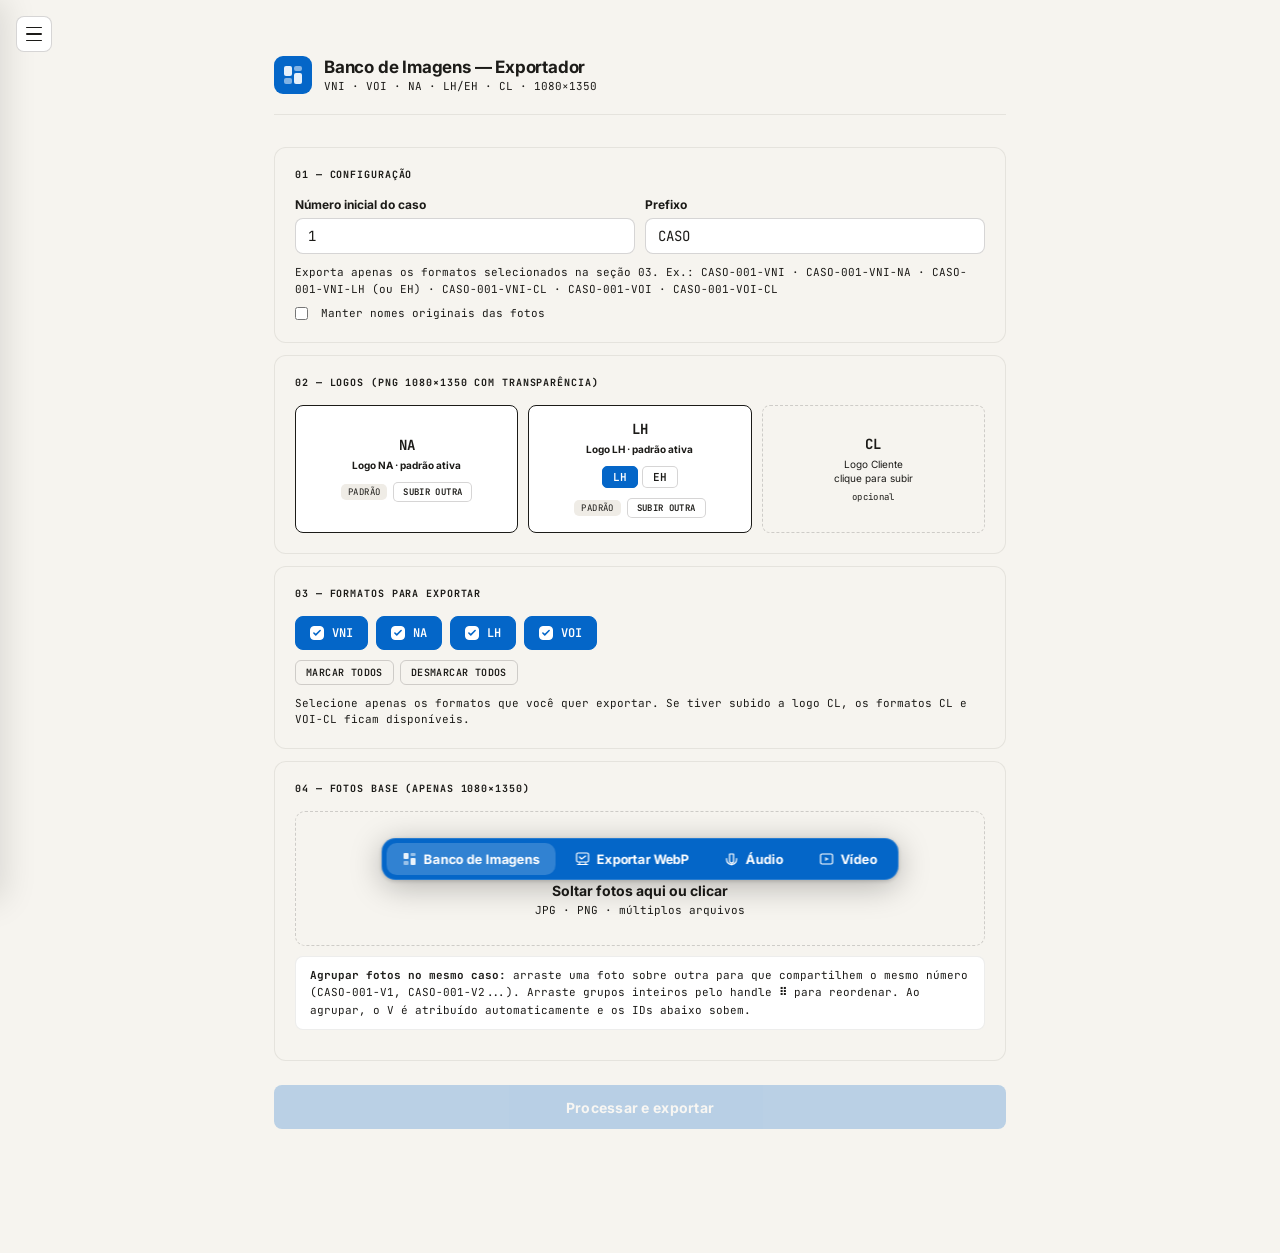
<file: dominio.com/export/index.html>
<!DOCTYPE html>
<html lang="pt-BR">
<head>
<meta charset="UTF-8">
<meta name="viewport" content="width=device-width, initial-scale=1.0">
<title>Banco de Imagens — Exportador</title>
<link rel="preconnect" href="https://fonts.googleapis.com">
<link href="https://fonts.googleapis.com/css2?family=Inter:wght@400;500;600;700&family=JetBrains+Mono:wght@400;500;600&display=swap" rel="stylesheet">
<!-- Bibliotecas hospedadas localmente (lib/) — não dependem de CDN, funcionam
     mesmo com firewall corporativo bloqueando cdnjs/jsdelivr/unpkg. -->
<script src="lib/jszip.min.js"></script>
<script src="lib/lame.min.js"></script>
<style>
:root{
  /* Paleta v22 — warm-neutral + deep sea blue (independente, mas mesma identidade) */
  --bg:#f6f4ef;--bg2:#ffffff;--bg3:#efece6;
  --border:rgba(28,27,24,0.08);--border2:rgba(28,27,24,0.18);
  --text:#1c1b18;--text2:#5b5852;--text3:#9a968d;
  --accent:#0466c8;--accent-fg:#ffffff;
  --ok-bg:#dceccd;--ok-t:#2c5016;
  --err-bg:#f5d5d5;--err-t:#7a1010;
  --warn-bg:#f5e4c8;--warn-t:#6a3200;
  --info-bg:#d6e6f7;--info-t:#023e7d;
}
[data-theme="dark"]{
  --bg:#15140f;--bg2:#1d1c17;--bg3:#25241e;
  --border:rgba(255,248,230,0.08);--border2:rgba(255,248,230,0.18);
  --text:#f0eee7;--text2:#b8b3a8;--text3:#7a766c;
  --accent:#3b8ee8;--accent-fg:#0a1424;
  --ok-bg:#1a3308;--ok-t:#9fd96a;
  --err-bg:#3a0a0a;--err-t:#f08080;
  --warn-bg:#2e1600;--warn-t:#e8a040;
  --info-bg:#0a2342;--info-t:#7db4ec;
}
*{box-sizing:border-box;margin:0;padding:0;}
body{font-family:'Inter',sans-serif;background:var(--bg);color:var(--text);min-height:100vh;transition:background .2s,color .2s;}

/* MENU */
.menu-btn{position:fixed;top:16px;left:16px;width:36px;height:36px;border:0.5px solid var(--border2);border-radius:8px;background:var(--bg2);cursor:pointer;display:flex;flex-direction:column;align-items:center;justify-content:center;gap:5px;z-index:1000;transition:background .15s;}
.menu-btn:hover{background:var(--bg3);}
.menu-btn span{display:block;width:16px;height:1.5px;background:var(--text);border-radius:2px;transition:all .2s;}
.menu-btn.open span:nth-child(1){transform:translateY(6.5px) rotate(45deg);}
.menu-btn.open span:nth-child(2){opacity:0;}
.menu-btn.open span:nth-child(3){transform:translateY(-6.5px) rotate(-45deg);}
.menu-panel{position:fixed;top:0;left:0;width:220px;height:100vh;background:var(--bg2);border-right:0.5px solid var(--border2);z-index:999;padding:64px 16px 24px;transform:translateX(-100%);transition:transform .22s ease;box-shadow:4px 0 32px rgba(0,0,0,0.12);}
.menu-panel.open{transform:translateX(0);}
.menu-overlay{position:fixed;inset:0;z-index:998;display:none;}
.menu-overlay.open{display:block;}
.menu-section-label{font-size:10px;font-family:'JetBrains Mono',monospace;letter-spacing:.1em;text-transform:uppercase;color:var(--text);margin-bottom:10px;}
.theme-options{display:flex;flex-direction:column;gap:4px;}
.theme-opt{display:flex;align-items:center;gap:10px;padding:8px 10px;border-radius:6px;cursor:pointer;font-size:13px;color:var(--text);border:0.5px solid transparent;transition:all .12s;user-select:none;}
.theme-opt:hover{background:var(--bg3);}
.theme-opt.active{background:var(--bg3);border-color:var(--border2);}
.theme-dot{width:14px;height:14px;border-radius:50%;border:0.5px solid var(--border2);flex-shrink:0;}
.theme-dot.sys{background:linear-gradient(135deg,#fff 50%,#1a1a18 50%);}
.theme-dot.light{background:#fff;}
.theme-dot.dark{background:#1a1a18;}

/* APP */
.app{max-width:780px;margin:0 auto;padding:56px 24px 100px;}
.header{display:flex;align-items:center;gap:12px;margin-bottom:2rem;padding-bottom:1.25rem;border-bottom:0.5px solid var(--border);}
.logo-mark{width:38px;height:38px;background:var(--accent);border-radius:9px;display:flex;align-items:center;justify-content:center;flex-shrink:0;}
.logo-mark svg{width:22px;height:22px;}
.header-text h1{font-size:17px;font-weight:700;letter-spacing:-.2px;color:var(--text);}
.header-text span{font-size:11px;font-family:'JetBrains Mono',monospace;color:var(--text);margin-top:2px;display:block;}

.section{background:var(--bg);border:0.5px solid var(--border);border-radius:12px;padding:1.25rem;margin-bottom:12px;}
.section-label{font-size:10px;font-family:'JetBrains Mono',monospace;font-weight:700;color:var(--text);text-transform:uppercase;letter-spacing:.09em;margin-bottom:1rem;}
.config-row{display:grid;grid-template-columns:1fr 1fr;gap:12px;}
.field-group{display:flex;flex-direction:column;gap:6px;}
.field-label{font-size:12px;color:var(--text);font-weight:700;}
input[type="number"],input[type="text"]{height:36px;border:0.5px solid var(--border2);border-radius:8px;padding:0 12px;font-size:14px;font-family:'JetBrains Mono',monospace;background:var(--bg2);color:var(--text);width:100%;outline:none;transition:border-color .12s;}
input[type="number"]:focus,input[type="text"]:focus{border-color:var(--text);}

/* LOGOS GRID */
.logos-grid{display:grid;grid-template-columns:repeat(3,1fr);gap:10px;}
.logo-box{border:0.5px dashed var(--border2);border-radius:8px;padding:14px 10px;text-align:center;cursor:pointer;transition:border-color .15s,background .15s;position:relative;min-height:90px;display:flex;flex-direction:column;align-items:center;justify-content:center;gap:4px;}
.logo-box:hover{border-color:var(--text);background:var(--bg2);}
.logo-box.has-logo{border-style:solid;border-color:var(--text);background:var(--bg2);}
.logo-box.logo-error{border-style:solid;border-color:var(--err-t);background:var(--err-bg);}
.logo-box input{position:absolute;inset:0;opacity:0;cursor:pointer;width:100%;height:100%;z-index:1;}
.logo-tag{font-size:14px;font-weight:700;font-family:'JetBrains Mono',monospace;color:var(--text);}
.logo-status{font-size:10px;color:var(--text);line-height:1.4;text-align:center;}
.logo-status.ready{color:var(--text);opacity:1;font-weight:700;}
.logo-status.error{color:var(--err-t);opacity:1;font-weight:700;}
.logo-optional{font-size:9px;font-family:'JetBrains Mono',monospace;color:var(--text);margin-top:2px;letter-spacing:.04em;}

/* LH/EH TOGGLE — sits on top of the logo box, no pointer capture from file input */
.lheh-toggle{display:flex;gap:4px;margin-top:6px;position:relative;z-index:2;}
.lheh-btn{font-size:11px;font-family:'JetBrains Mono',monospace;font-weight:600;padding:3px 10px;border-radius:5px;border:0.5px solid var(--border2);cursor:pointer;background:var(--bg2);color:var(--text);transition:all .12s;pointer-events:all;}
.lheh-btn:hover{background:var(--bg3);}
.lheh-btn.active{background:var(--accent);color:var(--accent-fg);border-color:var(--accent);opacity:1;}
.logo-mode-row{display:flex;align-items:center;gap:6px;margin-top:6px;position:relative;z-index:2;flex-wrap:wrap;justify-content:center;}
.logo-mode-tag{font-size:9px;font-family:'JetBrains Mono',monospace;letter-spacing:.04em;padding:2px 7px;border-radius:5px;background:var(--bg3);color:var(--text);text-transform:uppercase;}
.logo-mode-tag.custom{background:var(--accent);color:var(--accent-fg);}
.logo-mode-btn{font-size:9px;font-family:'JetBrains Mono',monospace;font-weight:600;padding:3px 9px;border-radius:5px;border:0.5px solid var(--border2);background:var(--bg2);color:var(--text);cursor:pointer;letter-spacing:.04em;text-transform:uppercase;transition:all .12s;pointer-events:all;}
.logo-mode-btn:hover{background:var(--bg3);}
/* WebP CL — toggle de alinhamento */
.webp-cl-align{display:flex;gap:6px;margin-top:8px;}
.webp-cl-align button{flex:1;padding:8px 12px;border-radius:7px;border:0.5px solid var(--border2);background:var(--bg2);color:var(--text);font-size:12px;font-family:'Inter',sans-serif;font-weight:600;cursor:pointer;transition:all .12s;}
.webp-cl-align button:hover{background:var(--bg3);}
.webp-cl-align button.active{background:var(--accent);color:var(--accent-fg);border-color:var(--accent);}
/* Format selection chips */
.fmt-chips-grid{display:flex;flex-wrap:wrap;gap:8px;}
.fmt-chip{display:inline-flex;align-items:center;gap:8px;font-size:12px;font-family:'JetBrains Mono',monospace;font-weight:600;padding:8px 14px;border-radius:8px;border:0.5px solid var(--border2);cursor:pointer;background:var(--bg2);color:var(--text);transition:all .12s;user-select:none;}
.fmt-chip:hover{background:var(--bg3);}
.fmt-chip.active{background:var(--accent);color:var(--accent-fg);border-color:var(--accent);}
.fmt-chip .fmt-check{width:14px;height:14px;border-radius:4px;border:0.5px solid var(--border2);display:inline-flex;align-items:center;justify-content:center;background:var(--bg);transition:all .12s;}
.fmt-chip.active .fmt-check{background:var(--accent-fg);border-color:var(--accent-fg);}
.fmt-chip .fmt-check svg{width:10px;height:10px;display:none;color:var(--accent);}
.fmt-chip.active .fmt-check svg{display:block;}
.fmt-chip-actions{display:flex;gap:6px;margin-top:10px;}
.fmt-chip-action{font-size:10px;font-family:'JetBrains Mono',monospace;font-weight:600;padding:5px 10px;border-radius:6px;border:0.5px solid var(--border2);background:transparent;color:var(--text);cursor:pointer;letter-spacing:.04em;text-transform:uppercase;transition:all .12s;}
.fmt-chip-action:hover{background:var(--bg2);}

/* DROP ZONE */
.drop-zone{border:0.5px dashed var(--border2);border-radius:10px;padding:1.75rem 1rem;text-align:center;cursor:pointer;transition:all .15s;position:relative;}
.drop-zone:hover,.drop-zone.drag-over{border-color:var(--text);background:var(--bg2);}
.drop-zone input{position:absolute;inset:0;opacity:0;cursor:pointer;width:100%;height:100%;}
.drop-icon{width:32px;height:32px;border:0.5px solid var(--border2);border-radius:8px;display:flex;align-items:center;justify-content:center;margin:0 auto 10px;color:var(--text);}
.drop-title{font-size:14px;font-weight:700;color:var(--text);margin-bottom:4px;}
.drop-sub{font-size:11px;color:var(--text);font-family:'JetBrains Mono',monospace;}

/* FILE QUEUE */
.file-queue{display:flex;flex-direction:column;gap:0;margin-top:10px;}

/* GROUP BLOCK */
.group-block{border:0.5px solid var(--border);border-radius:10px;overflow:hidden;margin-bottom:8px;transition:border-color .15s;}
.group-block.drop-target-group{border-color:var(--text);background:var(--bg2);}

.group-header{display:flex;align-items:center;gap:8px;padding:7px 12px 7px 10px;background:var(--bg2);border-bottom:0.5px solid var(--border);}
.group-drag-handle{color:var(--text);cursor:grab;display:flex;align-items:center;}
.group-drag-handle svg{width:14px;height:14px;}
.group-case-label{font-size:12px;font-weight:700;font-family:'JetBrains Mono',monospace;color:var(--text);flex:1;}
.group-count{font-size:10px;font-family:'JetBrains Mono',monospace;color:var(--text);}
.group-unmerge-btn{font-size:10px;font-family:'JetBrains Mono',monospace;padding:2px 8px;border-radius:4px;border:0.5px solid var(--border2);background:transparent;color:var(--text);cursor:pointer;transition:all .12s;}
.group-unmerge-btn:hover{border-color:var(--warn-t);color:var(--warn-t);opacity:1;}

/* ITEM ROW inside group */
.file-item{display:flex;align-items:center;gap:10px;padding:8px 12px 8px 10px;background:var(--bg);border-bottom:0.5px solid var(--border);transition:background .12s;}
.file-item:last-child{border-bottom:none;}
.file-item.dragging-item{opacity:.35;}

.item-drag-handle{color:var(--text);cursor:grab;display:flex;align-items:center;flex-shrink:0;}
.item-drag-handle svg{width:12px;height:12px;}
.file-thumb{width:28px;height:35px;border-radius:4px;object-fit:cover;flex-shrink:0;background:var(--bg3);}
.file-info{flex:1;min-width:0;}
.file-name{font-size:10px;font-family:'JetBrains Mono',monospace;color:var(--text);white-space:nowrap;overflow:hidden;text-overflow:ellipsis;}
.file-out{font-size:12px;font-weight:700;color:var(--text);font-family:'JetBrains Mono',monospace;margin-top:1px;}
.error-badge{font-size:10px;font-family:'JetBrains Mono',monospace;padding:2px 7px;border-radius:4px;background:var(--err-bg);color:var(--err-t);margin-top:3px;display:inline-block;}

.v-row{display:flex;align-items:center;gap:5px;margin-top:4px;}
.v-label{font-size:10px;font-family:'JetBrains Mono',monospace;color:var(--text);}
.v-badge{font-size:10px;font-family:'JetBrains Mono',monospace;padding:2px 7px;border-radius:4px;border:0.5px solid var(--border2);cursor:pointer;color:var(--text);user-select:none;background:var(--bg2);transition:all .1s;}
.v-badge:hover:not(.disabled){border-color:var(--text);opacity:1;}
.v-badge.active{background:var(--accent);color:var(--accent-fg);border-color:var(--accent);opacity:1;}
.v-badge.disabled{opacity:.35;cursor:not-allowed;}

.file-remove{width:22px;height:22px;border:none;background:none;cursor:pointer;color:var(--text);font-size:17px;display:flex;align-items:center;justify-content:center;flex-shrink:0;border-radius:4px;transition:all .1s;line-height:1;}
.file-remove:hover{background:var(--err-bg);color:var(--err-t);opacity:1;}

/* Drop zone between groups */
.group-drop-between{height:6px;border-radius:4px;transition:all .15s;margin-bottom:2px;}
.group-drop-between.active{height:20px;background:var(--bg3);border:1.5px dashed var(--border2);border-radius:6px;}

/* HINT */
.hint{font-size:11px;font-family:'JetBrains Mono',monospace;color:var(--text);margin-top:8px;line-height:1.5;}
.tip-box{background:var(--bg2);border:0.5px solid var(--border);border-radius:8px;padding:10px 14px;margin-top:10px;}
.tip-box p{font-size:11px;font-family:'JetBrains Mono',monospace;color:var(--text);line-height:1.6;}
.tip-box strong{color:var(--text);opacity:1;font-weight:700;}

/* PROCESS */
.process-btn{width:100%;height:44px;border:none;border-radius:8px;background:var(--accent);color:#ffffff;font-size:14px;font-weight:700;font-family:'Inter',sans-serif;cursor:pointer;letter-spacing:.02em;transition:opacity .15s;margin-top:12px;}
.process-btn:hover{opacity:.85;}
.process-btn:disabled{opacity:.25;cursor:not-allowed;}
.progress-wrap{height:3px;background:var(--bg3);border-radius:2px;margin-top:12px;overflow:hidden;display:none;}
.progress-fill{height:100%;background:var(--accent);border-radius:2px;transition:width .25s;width:0%;}
.status-msg{font-size:11px;font-family:'JetBrains Mono',monospace;color:var(--text);text-align:center;margin-top:8px;min-height:16px;}

/* OUTPUT */
.divider{height:0.5px;background:var(--border);margin:1.5rem 0 1rem;}
.output-grid{display:grid;grid-template-columns:repeat(auto-fill,minmax(145px,1fr));gap:8px;margin-top:10px;}
.output-card{border:0.5px solid var(--border);border-radius:8px;overflow:hidden;background:var(--bg);min-width:0;}
.output-card img{width:100%;aspect-ratio:4/5;object-fit:cover;display:block;}
.output-card-info{padding:7px 9px;border-top:0.5px solid var(--border);min-width:0;overflow:hidden;}
.output-card-name{font-size:9px;font-family:'JetBrains Mono',monospace;color:var(--text);margin-bottom:6px;word-break:break-all;overflow-wrap:anywhere;line-height:1.4;}
.dl-btn{width:100%;height:26px;border:0.5px solid var(--border2);border-radius:5px;background:transparent;font-size:11px;font-family:'JetBrains Mono',monospace;cursor:pointer;color:var(--text);transition:background .1s;}
.dl-btn:hover{background:var(--bg2);}
.dl-all-btn{width:100%;height:38px;border:0.5px solid var(--border2);border-radius:8px;background:transparent;font-size:13px;font-family:'Inter',sans-serif;font-weight:700;cursor:pointer;color:var(--text);margin-top:12px;transition:background .12s;}
.dl-all-btn:hover{background:var(--bg2);}
.dl-all-btn:disabled{opacity:.5;cursor:not-allowed;}

@media(max-width:520px){
  .config-row{grid-template-columns:1fr;}
  .logos-grid{grid-template-columns:1fr 1fr;}
  .output-grid{grid-template-columns:repeat(2,1fr);}
}

/* FLOATING TAB BAR */
.tab-bar{
  position:fixed;bottom:20px;left:50%;transform:translateX(-50%);
  display:flex;gap:4px;
  background:var(--accent);
  border:0.5px solid rgba(255,255,255,0.15);
  border-radius:14px;
  padding:4px;
  z-index:1000;
  box-shadow:0 6px 32px rgba(0,0,0,0.28), 0 1px 4px rgba(0,0,0,0.18);
  backdrop-filter:blur(12px);
  -webkit-backdrop-filter:blur(12px);
}
.tab-btn{
  display:flex;align-items:center;gap:7px;
  padding:8px 16px;
  border-radius:10px;
  border:none;
  background:transparent;
  color:#ffffff;
  font-size:13px;font-family:'Inter',sans-serif;font-weight:700;
  cursor:pointer;
  transition:all .15s;
  white-space:nowrap;
  letter-spacing:-.01em;
}
.tab-btn:hover{background:rgba(255,255,255,0.12);}
.tab-btn.active{background:rgba(255,255,255,0.18);color:#ffffff;opacity:1;}
.tab-btn svg{width:14px;height:14px;flex-shrink:0;}
.tab-btn.active svg{opacity:1;}

/* SCREEN VISIBILITY */
.screen{display:none;}
.screen.active{display:block;}

/* WEBP CONVERTER */
.webp-drop-zone{border:0.5px dashed var(--border2);border-radius:10px;padding:2.5rem 1rem;text-align:center;cursor:pointer;transition:all .15s;position:relative;}
.webp-drop-zone:hover,.webp-drop-zone.drag-over{border-color:var(--text);background:var(--bg2);}
.webp-drop-zone input{position:absolute;inset:0;opacity:0;cursor:pointer;width:100%;height:100%;}

.quality-row{display:flex;align-items:center;gap:12px;margin-top:4px;}
.quality-slider{flex:1;-webkit-appearance:none;appearance:none;height:3px;border-radius:2px;background:var(--bg3);outline:none;cursor:pointer;}
.quality-slider::-webkit-slider-thumb{-webkit-appearance:none;appearance:none;width:16px;height:16px;border-radius:50%;background:var(--accent);cursor:pointer;border:2px solid var(--bg);}
.quality-slider::-moz-range-thumb{width:16px;height:16px;border-radius:50%;background:var(--accent);cursor:pointer;border:2px solid var(--bg);}
.quality-val{font-size:14px;font-family:'JetBrains Mono',monospace;font-weight:700;color:var(--text);min-width:36px;text-align:right;}

.webp-queue{display:flex;flex-direction:column;gap:6px;margin-top:12px;}
.webp-item{display:flex;align-items:center;gap:10px;padding:9px 12px;border:0.5px solid var(--border);border-radius:8px;background:var(--bg);}
.webp-thumb{width:30px;height:30px;border-radius:5px;object-fit:cover;flex-shrink:0;background:var(--bg3);}
.webp-info{flex:1;min-width:0;}
.webp-fname{font-size:11px;font-family:'JetBrains Mono',monospace;font-weight:600;color:var(--text);white-space:nowrap;overflow:hidden;text-overflow:ellipsis;}
.webp-size{font-size:10px;font-family:'JetBrains Mono',monospace;color:var(--text);margin-top:1px;}
.webp-remove{width:22px;height:22px;border:none;background:none;cursor:pointer;color:var(--text);font-size:17px;display:flex;align-items:center;justify-content:center;flex-shrink:0;border-radius:4px;transition:all .1s;line-height:1;}
.webp-remove:hover{background:var(--err-bg);color:var(--err-t);opacity:1;}
.webp-status-badge{font-size:10px;font-family:'JetBrains Mono',monospace;padding:2px 7px;border-radius:4px;flex-shrink:0;font-weight:600;}
.webp-status-badge.done{background:var(--ok-bg);color:var(--ok-t);}
.webp-status-badge.pending{background:var(--bg3);color:var(--text);}
.webp-status-badge.converting{background:var(--info-bg);color:var(--info-t);}

/* SAVINGS BANNER */
.savings-banner{
  display:flex;align-items:center;gap:16px;
  background:var(--ok-bg);
  border:0.5px solid var(--ok-t);
  border-radius:10px;
  padding:14px 18px;
  margin-bottom:16px;
}
.savings-banner svg{width:20px;height:20px;color:var(--ok-t);flex-shrink:0;}
.savings-stat{display:flex;flex-direction:column;}
.savings-main{font-size:18px;font-weight:700;font-family:'JetBrains Mono',monospace;color:var(--ok-t);line-height:1;}
.savings-sub{font-size:10px;font-family:'JetBrains Mono',monospace;color:var(--ok-t);opacity:.75;margin-top:3px;}
.savings-divider{width:0.5px;background:var(--ok-t);opacity:.3;align-self:stretch;}
.savings-detail{font-size:11px;font-family:'JetBrains Mono',monospace;color:var(--ok-t);opacity:.8;line-height:1.7;}

/* ===== AUDIO CONVERTER ===== */
.audio-drop-zone{border:0.5px dashed var(--border2);border-radius:10px;padding:2.5rem 1rem;text-align:center;cursor:pointer;transition:all .15s;position:relative;}
.audio-drop-zone:hover,.audio-drop-zone.drag-over{border-color:var(--text);background:var(--bg2);}
.audio-drop-zone input{position:absolute;inset:0;opacity:0;cursor:pointer;width:100%;height:100%;}
.audio-queue{display:flex;flex-direction:column;gap:6px;margin-top:12px;}
.audio-item{display:flex;align-items:center;gap:10px;padding:9px 12px;border:0.5px solid var(--border);border-radius:8px;background:var(--bg);}
.audio-icon{width:30px;height:30px;border-radius:5px;flex-shrink:0;background:var(--bg3);display:flex;align-items:center;justify-content:center;}
.audio-icon svg{width:14px;height:14px;color:var(--text);}
.audio-info{flex:1;min-width:0;}
.audio-fname{font-size:11px;font-family:'JetBrains Mono',monospace;font-weight:600;color:var(--text);white-space:nowrap;overflow:hidden;text-overflow:ellipsis;}
.audio-meta{font-size:10px;font-family:'JetBrains Mono',monospace;color:var(--text);margin-top:1px;}
.audio-remove{width:22px;height:22px;border:none;background:none;cursor:pointer;color:var(--text);font-size:17px;display:flex;align-items:center;justify-content:center;flex-shrink:0;border-radius:4px;transition:all .1s;line-height:1;}
.audio-remove:hover{background:var(--err-bg);color:var(--err-t);opacity:1;}
.audio-status-badge{font-size:10px;font-family:'JetBrains Mono',monospace;padding:2px 7px;border-radius:4px;flex-shrink:0;font-weight:600;}
.audio-status-badge.done{background:var(--ok-bg);color:var(--ok-t);}
.audio-status-badge.pending{background:var(--bg3);color:var(--text);}
.audio-status-badge.converting{background:var(--info-bg);color:var(--info-t);}
.audio-status-badge.error{background:var(--err-bg);color:var(--err-t);}
.format-select-row{display:flex;align-items:center;gap:10px;flex-wrap:wrap;margin-top:4px;}
.format-chip{font-size:11px;font-family:'JetBrains Mono',monospace;font-weight:600;padding:5px 12px;border-radius:6px;border:0.5px solid var(--border2);cursor:pointer;background:var(--bg2);color:var(--text);transition:all .12s;user-select:none;}
.format-chip:hover{background:var(--bg3);}
.format-chip.active{background:var(--accent);color:var(--accent-fg);border-color:var(--accent);}
.audio-output-list{display:flex;flex-direction:column;gap:6px;margin-top:10px;}
.audio-out-item{display:flex;align-items:center;gap:10px;padding:9px 12px;border:0.5px solid var(--border);border-radius:8px;background:var(--bg);min-width:0;}
.audio-out-info{flex:1;min-width:0;overflow:hidden;}
.audio-out-name{font-size:11px;font-family:'JetBrains Mono',monospace;font-weight:600;color:var(--text);word-break:break-all;overflow-wrap:anywhere;line-height:1.4;}
.audio-out-size{font-size:10px;font-family:'JetBrains Mono',monospace;color:var(--text);margin-top:1px;word-break:break-word;line-height:1.4;}
.size-pred{font-size:10px;font-family:'JetBrains Mono',monospace;color:var(--text);margin-top:2px;display:inline-flex;align-items:center;gap:4px;flex-wrap:wrap;}
.size-pred .pct-down{color:var(--ok-t);font-weight:700;}
.size-pred .pct-up{color:var(--warn-t);font-weight:700;}
.size-pred .pct-neu{color:var(--text);opacity:.7;}
.audio-ffmpeg-note{background:var(--info-bg);border:0.5px solid var(--info-t);border-radius:8px;padding:10px 14px;margin-top:10px;}
.audio-ffmpeg-note p{font-size:11px;font-family:'JetBrains Mono',monospace;color:var(--info-t);line-height:1.6;}

/* ===== GIF / VIDEO / WEBM ===== */
.video-drop-zone{border:0.5px dashed var(--border2);border-radius:10px;padding:2.5rem 1rem;text-align:center;cursor:pointer;transition:all .15s;position:relative;}
.video-drop-zone:hover,.video-drop-zone.drag-over{border-color:var(--text);background:var(--bg2);}
.video-drop-zone input{position:absolute;inset:0;opacity:0;cursor:pointer;width:100%;height:100%;}
.video-preview-wrap{margin-top:12px;border:0.5px solid var(--border);border-radius:10px;overflow:hidden;background:var(--bg2);}
.video-preview-wrap video{width:100%;max-height:280px;display:block;background:#000;}
.video-trim-bar{padding:12px 14px;border-top:0.5px solid var(--border);}
.trim-label-row{display:flex;justify-content:space-between;align-items:center;margin-bottom:6px;}
.trim-label{font-size:11px;font-family:'JetBrains Mono',monospace;color:var(--text);}
.trim-time{font-size:11px;font-family:'JetBrains Mono',monospace;font-weight:700;color:var(--text);}
.trim-range-wrap{position:relative;height:28px;display:flex;align-items:center;}
.trim-track{position:absolute;left:0;right:0;height:4px;background:var(--bg3);border-radius:2px;}
.trim-selection{position:absolute;height:4px;background:var(--accent,#1a2744);border-radius:2px;top:50%;transform:translateY(-50%);}
[data-theme="dark"] .trim-selection{background:var(--accent);}
.trim-handle{position:absolute;width:14px;height:14px;background:var(--accent);border-radius:50%;top:50%;transform:translateY(-50%);cursor:ew-resize;z-index:2;border:2px solid var(--bg);box-sizing:border-box;}
[data-theme="dark"] .trim-handle{background:var(--accent);}
.gif-options{display:grid;grid-template-columns:1fr 1fr;gap:10px;margin-top:10px;}
.gif-fps-row{display:flex;align-items:center;gap:10px;}
.gif-fps-slider{flex:1;-webkit-appearance:none;appearance:none;height:3px;border-radius:2px;background:var(--bg3);outline:none;cursor:pointer;}
.gif-fps-slider::-webkit-slider-thumb{-webkit-appearance:none;appearance:none;width:16px;height:16px;border-radius:50%;background:var(--accent);cursor:pointer;border:2px solid var(--bg);}
.gif-fps-slider::-moz-range-thumb{width:16px;height:16px;border-radius:50%;background:var(--accent);cursor:pointer;border:2px solid var(--bg);}
.gif-scale-input{height:36px;border:0.5px solid var(--border2);border-radius:8px;padding:0 12px;font-size:14px;font-family:'JetBrains Mono',monospace;background:var(--bg2);color:var(--text);width:100%;outline:none;transition:border-color .12s;}
.gif-scale-input:focus{border-color:var(--text);}
.gif-out-preview{margin-top:12px;text-align:center;}
.gif-out-preview img{max-width:100%;border-radius:8px;border:0.5px solid var(--border);}
.webm-options{display:grid;grid-template-columns:1fr 1fr;gap:10px;margin-top:10px;}
.webm-drop-zone{border:0.5px dashed var(--border2);border-radius:10px;padding:1.5rem 1rem;text-align:center;cursor:pointer;transition:all .15s;position:relative;}
.webm-drop-zone:hover,.webm-drop-zone.drag-over{border-color:var(--text);background:var(--bg2);}
.webm-drop-zone input{position:absolute;inset:0;opacity:0;cursor:pointer;width:100%;height:100%;}
.webm-preview-info{margin-top:10px;padding:9px 12px;border:0.5px solid var(--border);border-radius:8px;background:var(--bg);display:flex;align-items:center;gap:10px;}
.webm-fname{font-size:11px;font-family:'JetBrains Mono',monospace;font-weight:600;color:var(--text);flex:1;white-space:nowrap;overflow:hidden;text-overflow:ellipsis;}
.webm-clear-btn{width:22px;height:22px;border:none;background:none;cursor:pointer;color:var(--text);font-size:17px;display:flex;align-items:center;justify-content:center;flex-shrink:0;border-radius:4px;transition:all .1s;line-height:1;}
.webm-clear-btn:hover{background:var(--err-bg);color:var(--err-t);}
.output-badge{display:inline-flex;align-items:center;gap:5px;font-size:10px;font-family:'JetBrains Mono',monospace;padding:3px 9px;border-radius:4px;border:0.5px solid var(--border2);background:var(--bg2);color:var(--text);margin-top:6px;}
.two-btn-row{display:grid;grid-template-columns:1fr 1fr;gap:8px;margin-top:12px;}
.sec-btn{height:44px;border:0.5px solid var(--border2);border-radius:8px;background:transparent;color:var(--text);font-size:13px;font-weight:700;font-family:'Inter',sans-serif;cursor:pointer;letter-spacing:.02em;transition:all .15s;}
.sec-btn:hover{background:var(--bg2);}
.sec-btn:disabled{opacity:.25;cursor:not-allowed;}

/* config-row */
.config-row{display:grid;grid-template-columns:1fr 1fr;gap:10px;}

/* GIF TIMELINE */
.gif-timeline{margin-top:10px;padding:10px 14px 6px;border:0.5px solid var(--border);border-radius:10px;background:var(--bg2);}
.gif-tl-track{position:relative;height:20px;display:flex;align-items:center;cursor:pointer;}
.gif-tl-track::before{content:'';position:absolute;left:0;right:0;height:4px;background:var(--bg3);border-radius:2px;}
.gif-tl-range{position:absolute;height:4px;background:var(--accent);border-radius:2px;top:50%;transform:translateY(-50%);}
.gif-tl-handle{position:absolute;width:14px;height:14px;background:var(--accent);border-radius:50%;top:50%;transform:translate(-50%,-50%);cursor:ew-resize;z-index:3;border:2px solid var(--bg);box-sizing:border-box;transition:transform .1s;}
.gif-tl-handle:hover,.gif-tl-handle:active{transform:translate(-50%,-50%) scale(1.25);}
.gif-tl-playhead{position:absolute;width:2px;height:20px;background:var(--err-t);top:0;transform:translateX(-50%);z-index:2;pointer-events:none;border-radius:1px;}
.gif-tl-labels{display:flex;justify-content:space-between;align-items:center;margin-top:4px;}
.gif-tl-label{font-size:10px;font-family:'JetBrains Mono',monospace;color:var(--text);}
.gif-tl-dur{font-weight:700;font-size:11px;}

/* VTT */
.vtt-timer{font-family:'JetBrains Mono',monospace;font-size:13px;font-weight:700;color:var(--err-t);padding:0 10px;border:0.5px solid var(--err-t);border-radius:6px;height:44px;display:flex;align-items:center;gap:4px;}
.vtt-waveform{margin-top:8px;}

/* GLOBAL ERROR TOAST */
.err-toast{position:fixed;top:16px;right:16px;background:var(--err-bg);color:var(--err-t);border:0.5px solid var(--err-t);border-radius:8px;padding:12px 16px;font-size:12px;font-family:'JetBrains Mono',monospace;font-weight:600;z-index:2000;max-width:380px;box-shadow:0 6px 24px rgba(0,0,0,0.18);display:none;line-height:1.5;animation:errSlide .25s ease;}
.err-toast.show{display:block;}
.err-toast .err-close{position:absolute;top:6px;right:8px;background:none;border:none;color:var(--err-t);font-size:14px;cursor:pointer;line-height:1;padding:2px 4px;}
.err-toast .err-title{font-weight:700;margin-bottom:4px;}
@keyframes errSlide{from{opacity:0;transform:translateX(20px);}to{opacity:1;transform:none;}}
.err-inline{background:var(--err-bg);color:var(--err-t);border:0.5px solid var(--err-t);border-radius:8px;padding:10px 12px;font-size:11px;font-family:'JetBrains Mono',monospace;margin-top:8px;line-height:1.55;}
.err-inline strong{font-weight:700;}

/* SUB-MODE TABS (within video screen) */
.submode-tabs{display:flex;gap:4px;background:var(--bg2);border:0.5px solid var(--border);border-radius:10px;padding:4px;margin-bottom:12px;}
.submode-btn{flex:1;padding:9px 14px;border-radius:7px;border:none;background:transparent;color:var(--text);font-size:12px;font-family:'Inter',sans-serif;font-weight:700;cursor:pointer;transition:all .15s;letter-spacing:.01em;}
.submode-btn:hover{background:var(--bg3);}
.submode-btn.active{background:var(--accent);color:#ffffff;}
.submode-pane{display:none;}
.submode-pane.active{display:block;}

</style>
</head>
<body>

<div class="err-toast" id="errToast">
  <button class="err-close" onclick="hideErrToast()">&times;</button>
  <div class="err-title" id="errToastTitle">Erro</div>
  <div id="errToastBody"></div>
</div>

<button class="menu-btn" id="menuBtn" onclick="toggleMenu()">
  <span></span><span></span><span></span>
</button>
<div class="menu-overlay" id="menuOverlay" onclick="closeMenu()"></div>
<div class="menu-panel" id="menuPanel">
  <div class="menu-section-label">Aparência</div>
  <div class="theme-options">
    <div class="theme-opt" id="opt-system" onclick="setTheme('system')"><div class="theme-dot sys"></div>Padrão do sistema</div>
    <div class="theme-opt" id="opt-light" onclick="setTheme('light')"><div class="theme-dot light"></div>Modo claro</div>
    <div class="theme-opt" id="opt-dark" onclick="setTheme('dark')"><div class="theme-dot dark"></div>Modo escuro</div>
  </div>
</div>

<!-- FLOATING TAB BAR -->
<div class="tab-bar">
  <button class="tab-btn active" id="tab-banco" onclick="switchScreen('banco')">
    <svg viewBox="0 0 14 14" fill="none"><rect x="1" y="1" width="5" height="6" rx="1" fill="currentColor" opacity=".9"/><rect x="8" y="1" width="5" height="3" rx="1" fill="currentColor" opacity=".5"/><rect x="1" y="9" width="5" height="4" rx="1" fill="currentColor" opacity=".5"/><rect x="8" y="6" width="5" height="7" rx="1" fill="currentColor" opacity=".9"/></svg>
    Banco de Imagens
  </button>
  <button class="tab-btn" id="tab-webp" onclick="switchScreen('webp')">
    <svg viewBox="0 0 14 14" fill="none"><rect x="1" y="1" width="12" height="9" rx="1.5" stroke="currentColor" stroke-width="1.2"/><path d="M4 10.5v2M10 10.5v2M2 12.5h10" stroke="currentColor" stroke-width="1.2" stroke-linecap="round"/><path d="M4 5l2 2 4-3" stroke="currentColor" stroke-width="1.2" stroke-linecap="round" stroke-linejoin="round"/></svg>
    Exportar WebP
  </button>
  <button class="tab-btn" id="tab-audio" onclick="switchScreen('audio')">
    <svg viewBox="0 0 14 14" fill="none"><path d="M5 2h4v7a2 2 0 01-4 0V2z" stroke="currentColor" stroke-width="1.2" stroke-linejoin="round"/><path d="M2 6.5v1a5 5 0 0010 0v-1" stroke="currentColor" stroke-width="1.2" stroke-linecap="round"/><path d="M7 11v2" stroke="currentColor" stroke-width="1.2" stroke-linecap="round"/></svg>
    Áudio
  </button>
  <button class="tab-btn" id="tab-video" onclick="switchScreen('video')">
    <svg viewBox="0 0 14 14" fill="none"><rect x="1" y="2" width="12" height="10" rx="1.5" stroke="currentColor" stroke-width="1.2"/><path d="M5.5 5l4 2-4 2V5z" fill="currentColor" opacity=".8"/></svg>
    Vídeo
  </button>
</div>

<div class="app">
  <div class="header">
    <div class="logo-mark">
      <svg viewBox="0 0 22 22" fill="none"><rect x="2" y="2" width="8" height="10" rx="2" fill="#ffffff" opacity=".9"/><rect x="12" y="2" width="8" height="5" rx="2" fill="#ffffff" opacity=".5"/><rect x="2" y="14" width="8" height="6" rx="2" fill="#ffffff" opacity=".5"/><rect x="12" y="9" width="8" height="11" rx="2" fill="#ffffff" opacity=".9"/></svg>
    </div>
    <div class="header-text">
      <h1 id="appTitle">Banco de Imagens — Exportador</h1>
      <span id="appSubtitle">VNI · VOI · NA · LH/EH · CL · 1080×1350</span>
    </div>
  </div>

  <!-- TELA: BANCO DE IMAGENS -->
  <div class="screen active" id="screen-banco">
  <!-- 01 CONFIG -->
  <div class="section">
    <div class="section-label">01 — Configuração</div>
    <div class="config-row">
      <div class="field-group">
        <div class="field-label">Número inicial do caso</div>
        <input type="number" id="startCase" value="1" min="1" placeholder="Ex: 1121">
      </div>
      <div class="field-group">
        <div class="field-label">Prefixo</div>
        <input type="text" id="prefix" value="CASO" placeholder="CASO">
      </div>
    </div>
    <div class="hint" style="margin-top:10px;">Exporta apenas os formatos selecionados na seção 03. Ex.: CASO-001-VNI · CASO-001-VNI-NA · CASO-001-VNI-LH (ou EH) · CASO-001-VNI-CL · CASO-001-VOI · CASO-001-VOI-CL</div>
    <label class="hint" style="display:block;margin-top:8px;cursor:pointer;">
      <input type="checkbox" id="keepOriginalNames" onchange="renderQueue()" style="vertical-align:middle;margin-right:6px;">
      Manter nomes originais das fotos
    </label>
  </div>

  <!-- 02 LOGOS -->
  <div class="section">
    <div class="section-label">02 — Logos (PNG 1080×1350 com transparência)</div>
    <div class="logos-grid">

      <!-- NA -->
      <div class="logo-box" id="naBox">
        <input type="file" accept="image/png,image/webp" id="logoNA" onchange="loadLogo('NA',this)">
        <div class="logo-tag na">NA</div>
        <div class="logo-status" id="naStatus">carregando padrão…</div>
        <div class="logo-mode-row" id="naModeRow" style="display:none;">
          <span class="logo-mode-tag" id="naModeTag">padrão</span>
          <button class="logo-mode-btn" id="naModeBtn" onclick="toggleLogoMode('NA',event)">trocar</button>
        </div>
      </div>

      <!-- LH / EH -->
      <div class="logo-box" id="lhehBox">
        <input type="file" accept="image/png,image/webp" id="logoLHEH" onchange="loadLogo('LHEH',this)">
        <div class="logo-tag lheh" id="lhehTag">LH</div>
        <div class="logo-status" id="lhehStatus">carregando padrão…</div>
        <div class="lheh-toggle" id="lhehToggle" style="display:none;" onclick="event.stopPropagation()">
          <button class="lheh-btn active" id="btnLH" onclick="setLHEH('LH')">LH</button>
          <button class="lheh-btn" id="btnEH" onclick="setLHEH('EH')">EH</button>
        </div>
        <div class="logo-mode-row" id="lhehModeRow" style="display:none;">
          <span class="logo-mode-tag" id="lhehModeTag">padrão</span>
          <button class="logo-mode-btn" id="lhehModeBtn" onclick="toggleLogoMode('LHEH',event)">trocar</button>
        </div>
      </div>

      <!-- CL -->
      <div class="logo-box" id="clBox">
        <input type="file" accept="image/png,image/webp" id="logoCL" onchange="loadLogo('CL',this)">
        <div class="logo-tag cl">CL</div>
        <div class="logo-status" id="clStatus">Logo Cliente<br>clique para subir</div>
        <div class="logo-optional">opcional</div>
        <div class="logo-mode-row" id="clModeRow" style="display:none;">
          <button class="logo-mode-btn" id="clRemoveBtn" onclick="removeCustomCL(event)">remover</button>
        </div>
      </div>

    </div>
  </div>

  <!-- 03 FORMATOS -->
  <div class="section">
    <div class="section-label">03 — Formatos para exportar</div>
    <div class="fmt-chips-grid" id="fmtChipsGrid">
      <span class="fmt-chip active" id="fmtVNI" data-fmt="VNI" onclick="toggleFmt('VNI')">
        <span class="fmt-check"><svg viewBox="0 0 16 16" fill="none"><path d="M3 8l3 3 7-7" stroke="currentColor" stroke-width="2.5" stroke-linecap="round" stroke-linejoin="round"/></svg></span>
        <span>VNI</span>
      </span>
      <span class="fmt-chip active" id="fmtNA" data-fmt="NA" onclick="toggleFmt('NA')">
        <span class="fmt-check"><svg viewBox="0 0 16 16" fill="none"><path d="M3 8l3 3 7-7" stroke="currentColor" stroke-width="2.5" stroke-linecap="round" stroke-linejoin="round"/></svg></span>
        <span>NA</span>
      </span>
      <span class="fmt-chip active" id="fmtLHEH" data-fmt="LHEH" onclick="toggleFmt('LHEH')">
        <span class="fmt-check"><svg viewBox="0 0 16 16" fill="none"><path d="M3 8l3 3 7-7" stroke="currentColor" stroke-width="2.5" stroke-linecap="round" stroke-linejoin="round"/></svg></span>
        <span id="fmtLHEHText">LH</span>
      </span>
      <span class="fmt-chip active" id="fmtCL" data-fmt="CL" onclick="toggleFmt('CL')" style="display:none;">
        <span class="fmt-check"><svg viewBox="0 0 16 16" fill="none"><path d="M3 8l3 3 7-7" stroke="currentColor" stroke-width="2.5" stroke-linecap="round" stroke-linejoin="round"/></svg></span>
        <span>CL</span>
      </span>
      <span class="fmt-chip active" id="fmtVOI" data-fmt="VOI" onclick="toggleFmt('VOI')">
        <span class="fmt-check"><svg viewBox="0 0 16 16" fill="none"><path d="M3 8l3 3 7-7" stroke="currentColor" stroke-width="2.5" stroke-linecap="round" stroke-linejoin="round"/></svg></span>
        <span>VOI</span>
      </span>
      <span class="fmt-chip active" id="fmtVOICL" data-fmt="VOICL" onclick="toggleFmt('VOICL')" style="display:none;">
        <span class="fmt-check"><svg viewBox="0 0 16 16" fill="none"><path d="M3 8l3 3 7-7" stroke="currentColor" stroke-width="2.5" stroke-linecap="round" stroke-linejoin="round"/></svg></span>
        <span>VOI-CL</span>
      </span>
    </div>
    <div class="fmt-chip-actions">
      <button class="fmt-chip-action" onclick="setAllFmt(true)">marcar todos</button>
      <button class="fmt-chip-action" onclick="setAllFmt(false)">desmarcar todos</button>
    </div>
    <div class="hint" style="margin-top:10px;">Selecione apenas os formatos que você quer exportar. Se tiver subido a logo CL, os formatos CL e VOI-CL ficam disponíveis.</div>
  </div>

  <!-- 04 FOTOS -->
  <div class="section">
    <div class="section-label">04 — Fotos base (apenas 1080×1350)</div>
    <div class="drop-zone" id="dropZone">
      <input type="file" accept="image/jpeg,image/png" multiple id="photoInput" onchange="handleFiles(this.files)">
      <div class="drop-icon">
        <svg width="16" height="16" viewBox="0 0 16 16" fill="none"><path d="M8 2v8M4 6l4-4 4 4M2 13h12" stroke="currentColor" stroke-width="1.5" stroke-linecap="round" stroke-linejoin="round"/></svg>
      </div>
      <div class="drop-title">Soltar fotos aqui ou clicar</div>
      <div class="drop-sub">JPG · PNG · múltiplos arquivos</div>
    </div>
    <div class="tip-box" style="margin-top:10px;">
      <p><strong>Agrupar fotos no mesmo caso:</strong> arraste uma foto sobre outra para que compartilhem o mesmo número (CASO-001-V1, CASO-001-V2...). Arraste grupos inteiros pelo handle <strong>⠿</strong> para reordenar. Ao agrupar, o V é atribuído automaticamente e os IDs abaixo sobem.</p>
    </div>
    <div class="file-queue" id="fileQueue"></div>
  </div>

  <button class="process-btn" id="processBtn" onclick="processAll()" disabled>Processar e exportar</button>
  <div class="progress-wrap" id="progressWrap"><div class="progress-fill" id="progressFill"></div></div>
  <div class="status-msg" id="statusMsg"></div>

  <div id="outputSection" style="display:none;">
    <div class="divider"></div>
    <div class="section-label">Resultado</div>
    <div class="output-grid" id="outputGrid"></div>
    <button class="dl-all-btn" onclick="downloadAll()">Baixar tudo como ZIP</button>
  </div>
  </div><!-- /screen-banco -->

  <!-- TELA: EXPORTADOR WEBP -->
  <div class="screen" id="screen-webp">

    <!-- QUALIDADE -->
    <div class="section">
      <div class="section-label">01 — Qualidade WebP</div>
      <div class="field-group">
        <div class="field-label">Qualidade de compressão</div>
        <div class="quality-row">
          <input type="range" class="quality-slider" id="webpQuality" min="1" max="100" value="50" oninput="updateQualityLabel()">
          <span class="quality-val" id="webpQualityVal">50%</span>
        </div>
        <div class="hint" style="margin-top:6px;">50% = padrão recomendado · abaixo de 40% = compressão alta · acima de 80% = qualidade máxima</div>
      </div>
    </div>

    <!-- CAMADA CL (opcional) -->
    <div class="section">
      <div class="section-label">02 — Camada CL (opcional)</div>
      <div class="hint" style="margin-bottom:10px;">Sobrepõe um PNG de cliente em cima de cada foto exportada. Tamanho nativo preservado — sem resize, sem corte. Se a foto e o CL tiverem tamanhos diferentes, o canvas fica do tamanho do maior e a sobra vira fundo transparente.</div>
      <div class="logos-grid">
        <div class="logo-box" id="webpClBox">
          <input type="file" accept="image/png,image/webp" id="webpClInput" onchange="loadWebpCL(this)">
          <div class="logo-tag cl">CL</div>
          <div class="logo-status" id="webpClStatus">Camada Cliente<br>clique para subir</div>
          <div class="logo-optional">opcional · aplicada em todas</div>
          <div class="logo-mode-row" id="webpClModeRow" style="display:none;">
            <button class="logo-mode-btn" id="webpClRemoveBtn" onclick="clearWebpCL(event)">remover</button>
          </div>
        </div>
      </div>
      <div class="field-group" id="webpClAlignRow" style="display:none;margin-top:12px;">
        <div class="field-label">Alinhamento quando os tamanhos diferem</div>
        <div class="webp-cl-align">
          <button id="webpAlignTL" class="active" onclick="setWebpAlign('topleft')">Topo-esquerdo</button>
          <button id="webpAlignCenter" onclick="setWebpAlign('center')">Centralizado</button>
        </div>
      </div>
    </div>

    <!-- UPLOAD -->
    <div class="section">
      <div class="section-label">03 — Fotos (JPG · PNG · múltiplos arquivos)</div>
      <div class="webp-drop-zone" id="webpDropZone">
        <input type="file" accept="image/jpeg,image/png,image/gif,image/bmp,image/tiff" multiple id="webpInput" onchange="handleWebpFiles(this.files)">
        <div class="drop-icon">
          <svg width="16" height="16" viewBox="0 0 16 16" fill="none"><path d="M8 2v8M4 6l4-4 4 4M2 13h12" stroke="currentColor" stroke-width="1.5" stroke-linecap="round" stroke-linejoin="round"/></svg>
        </div>
        <div class="drop-title">Soltar fotos aqui ou clicar</div>
        <div class="drop-sub">JPG · PNG · múltiplos arquivos · proporção e cores preservadas</div>
      </div>
      <div class="webp-queue" id="webpQueue"></div>
    </div>

    <button class="process-btn" id="webpProcessBtn" onclick="convertAllToWebp()" disabled>Converter para WebP</button>
    <div class="progress-wrap" id="webpProgressWrap"><div class="progress-fill" id="webpProgressFill"></div></div>
    <div class="status-msg" id="webpStatusMsg"></div>

    <div id="webpOutputSection" style="display:none;">
      <div class="divider"></div>
      <div class="section-label">Resultado</div>
      <div id="webpSavingsBanner"></div>
      <div class="output-grid" id="webpOutputGrid"></div>
      <button class="dl-all-btn" onclick="downloadAllWebp()">Baixar tudo como ZIP</button>
    </div>

  </div><!-- /screen-webp -->

  <!-- TELA: CONVERSOR DE AUDIO -->
  <div class="screen" id="screen-audio">

    <div class="section">
      <div class="section-label">01 &mdash; Formato de sa&iacute;da</div>
      <div class="field-group">
        <div class="field-label">Converter para</div>
        <div class="format-select-row" id="audioFormatRow">
          <span class="format-chip active" data-fmt="mp3" onclick="selectAudioFormat('mp3')">MP3</span>
          <span class="format-chip" data-fmt="wav" onclick="selectAudioFormat('wav')">WAV</span>
          <span class="format-chip" data-fmt="ogg" onclick="selectAudioFormat('ogg')">OGG</span>
          <span class="format-chip" data-fmt="aac" onclick="selectAudioFormat('aac')">AAC&thinsp;/&thinsp;M4A</span>
          <span class="format-chip" data-fmt="webm" onclick="selectAudioFormat('webm')">WebM&thinsp;Opus</span>
        </div>
        <div class="hint" style="margin-top:6px;" id="audioFmtHint">MP3 &middot; compat&iacute;vel com todos os players e plataformas</div>
      </div>
    </div>

    <div class="section">
      <div class="section-label">02 &mdash; Qualidade</div>
      <div class="field-group">
        <div class="field-label">Bitrate de sa&iacute;da</div>
        <div class="quality-row">
          <input type="range" class="quality-slider" id="audioBitrate" min="0" max="4" value="2" oninput="updateBitrateLabel()">
          <span class="quality-val" id="audioBitrateVal">192 kbps</span>
        </div>
        <div class="hint" style="margin-top:6px;" id="audioBitrateHint">192 kbps = qualidade padr&atilde;o &middot; 320 kbps = m&aacute;xima &middot; 96 kbps = comprimido</div>
      </div>
    </div>

    <div class="section">
      <div class="section-label">03 &mdash; Arquivos de &aacute;udio</div>
      <div class="audio-drop-zone" id="audioDropZone">
        <input type="file" accept="audio/*,audio/mpeg,audio/mp3,audio/wav,audio/wave,audio/x-wav,audio/ogg,audio/opus,audio/webm,audio/mp4,audio/aac,audio/x-m4a,audio/m4a,audio/flac,audio/x-flac,audio/aiff,audio/x-aiff,audio/3gpp,audio/AMR,audio/amr,audio/basic,.ogg,.oga,.mp3,.wav,.flac,.aac,.m4a,.m4b,.mp4a,.opus,.weba,.webm,.3gp,.3gpp,.amr,.aiff,.aif,.au,.mka,.spx,.wma" multiple id="audioInput" onchange="handleAudioFiles(this.files)">
        <div class="drop-icon"><svg width="16" height="16" viewBox="0 0 16 16" fill="none"><path d="M8 2v8M4 6l4-4 4 4M2 13h12" stroke="currentColor" stroke-width="1.5" stroke-linecap="round" stroke-linejoin="round"/></svg></div>
        <div class="drop-title">Soltar arquivos de &aacute;udio aqui ou clicar</div>
        <div class="drop-sub">OGG &middot; MP3 &middot; WAV &middot; FLAC &middot; AAC &middot; M4A &middot; OPUS &middot; e mais</div>
      </div>
      <div class="audio-queue" id="audioQueue"></div>
    </div>

    <button class="process-btn" id="audioProcessBtn" onclick="convertAllAudio()" disabled>Converter &aacute;udio</button>
    <div class="progress-wrap" id="audioProgressWrap"><div class="progress-fill" id="audioProgressFill"></div></div>
    <div class="status-msg" id="audioStatusMsg"></div>
    <div id="audioErrorBox"></div>
    <div id="audioOutputSection" style="display:none;">
      <div class="divider"></div>
      <div class="section-label">Resultado</div>
      <div class="audio-output-list" id="audioOutputList"></div>
      <button class="dl-all-btn" onclick="downloadAllAudio()" style="margin-top:12px;">Baixar tudo como ZIP</button>
    </div>

    <div class="divider" style="margin-top:2rem;"></div>
    <div class="section-label" style="margin-bottom:12px;">Voice to Text &mdash; Transcri&ccedil;&atilde;o</div>

    <!-- Sub-tabs: gravar vs upload -->
    <div class="submode-tabs" style="margin-bottom:12px;">
      <button class="submode-btn active" id="vttModeMicBtn" onclick="setVttMode('mic')">A &mdash; Gravar pelo microfone</button>
      <button class="submode-btn" id="vttModeFileBtn" onclick="setVttMode('file')">B &mdash; Subir arquivo</button>
    </div>

    <!-- Idioma compartilhado -->
    <div class="section">
      <div class="section-label">Idioma</div>
      <div class="format-select-row" id="vttLangRow">
        <span class="format-chip active" data-lang="pt-BR" onclick="selectVttLang('pt-BR')">Portugu&ecirc;s BR</span>
        <span class="format-chip" data-lang="en-US" onclick="selectVttLang('en-US')">English</span>
        <span class="format-chip" data-lang="es-ES" onclick="selectVttLang('es-ES')">Espa&ntilde;ol</span>
        <span class="format-chip" data-lang="fr-FR" onclick="selectVttLang('fr-FR')">Fran&ccedil;ais</span>
      </div>
    </div>

    <!-- MODO A: MICROFONE -->
    <div class="submode-pane active" id="vttPaneMic">
      <div class="section">
        <div class="section-label">Gravar &aacute;udio do microfone</div>
        <div class="hint" style="margin-bottom:10px;">Usa a Web Speech API do Chrome / Edge. Pede permiss&atilde;o de microfone ao iniciar.</div>
        <div style="display:flex;gap:8px;align-items:center;">
          <button class="process-btn" id="vttRecordBtn" onclick="toggleRecording()" style="margin:0;flex:1;background:#7a1010;color:#fff;">&#9679;&ensp;Iniciar grava&ccedil;&atilde;o</button>
          <div class="vtt-timer" id="vttTimer" style="display:none;">0:00</div>
        </div>
        <div class="vtt-waveform" id="vttWaveform" style="display:none;">
          <canvas id="vttCanvas" width="700" height="48" style="width:100%;height:48px;border-radius:6px;background:var(--bg3);"></canvas>
        </div>
      </div>
      <button class="process-btn" id="vttMicTranscribeBtn" onclick="transcribeFromMic()" disabled>Transcrever grava&ccedil;&atilde;o</button>
    </div>

    <!-- MODO B: UPLOAD via API -->
    <div class="submode-pane" id="vttPaneFile">
      <div class="section">
        <div class="section-label">API de transcri&ccedil;&atilde;o</div>
        <div class="hint" style="margin-bottom:8px;">A transcri&ccedil;&atilde;o de arquivos requer um servi&ccedil;o externo. Selecione um provedor e cole sua API key. A chave fica salva apenas no seu navegador (localStorage).</div>
        <div id="vttFileOriginWarn" class="err-inline" style="display:none;margin-bottom:8px;"></div>
        <div class="format-select-row" id="vttApiRow">
          <span class="format-chip active" data-api="groq" onclick="selectVttApi('groq')">Groq Whisper (free)</span>
          <span class="format-chip" data-api="openai" onclick="selectVttApi('openai')">OpenAI Whisper</span>
          <span class="format-chip" data-api="hf" onclick="selectVttApi('hf')">Hugging Face</span>
        </div>
        <div class="hint" style="margin-top:8px;" id="vttApiHint">Groq tem free tier generoso e &eacute; muito r&aacute;pido. Crie sua key em console.groq.com/keys</div>
        <div class="field-group" style="margin-top:10px;">
          <div class="field-label">API key</div>
          <input type="password" id="vttApiKey" placeholder="cole sua API key aqui" oninput="saveVttApiKey()">
          <div class="hint" style="margin-top:4px;" id="vttApiKeyStatus">N&atilde;o configurada.</div>
        </div>
        <button class="sec-btn" id="vttTestApiBtn" style="width:100%;margin-top:10px;" onclick="testVttApiConnection()">Testar conex&atilde;o com a API</button>
        <div id="vttApiTestResult" style="margin-top:8px;display:none;"></div>
      </div>
      <div class="section">
        <div class="section-label">Arquivo de &aacute;udio</div>
        <div class="audio-drop-zone" id="vttDropZone" style="padding:1.25rem 1rem;">
          <input type="file" accept="audio/*,video/*,audio/mpeg,audio/mp3,audio/wav,audio/ogg,audio/opus,audio/webm,audio/mp4,audio/aac,audio/x-m4a,audio/flac,audio/x-flac,audio/aiff,audio/3gpp,audio/AMR,video/mp4,video/webm,video/quicktime,video/x-matroska,video/x-msvideo,video/x-ms-wmv,video/x-flv,video/3gpp,video/x-m4v,.ogg,.oga,.mp3,.wav,.flac,.aac,.m4a,.opus,.weba,.webm,.3gp,.3gpp,.amr,.aiff,.aif,.au,.mka,.mp4,.m4v,.mov,.mkv,.avi,.wmv,.flv,.ts,.mts" id="vttFileInput" onchange="handleVttFile(this.files[0])">
          <div class="drop-icon"><svg width="16" height="16" viewBox="0 0 16 16" fill="none"><path d="M8 2v8M4 6l4-4 4 4M2 13h12" stroke="currentColor" stroke-width="1.5" stroke-linecap="round" stroke-linejoin="round"/></svg></div>
          <div class="drop-title" id="vttDzTitle">Soltar &aacute;udio aqui ou clicar para transcrever</div>
          <div class="drop-sub">MP3 &middot; OGG &middot; WAV &middot; M4A &middot; FLAC &middot; MP4 &middot; WebM</div>
        </div>
        <div id="vttFileInfo" class="webm-preview-info" style="display:none;">
          <svg width="16" height="16" viewBox="0 0 16 16" fill="none" style="flex-shrink:0;color:var(--text)"><path d="M5 2h4v7a2 2 0 01-4 0V2z" stroke="currentColor" stroke-width="1.2"/></svg>
          <span class="webm-fname" id="vttFileName">&mdash;</span>
          <button class="webm-clear-btn" onclick="clearVttFile()">&times;</button>
        </div>
      </div>
      <button class="process-btn" id="vttFileTranscribeBtn" onclick="transcribeUploadedFile()" disabled>Transcrever via API</button>
    </div>

    <!-- Saida compartilhada -->
    <div class="progress-wrap" id="vttProgressWrap"><div class="progress-fill" id="vttProgressFill"></div></div>
    <div class="status-msg" id="vttStatusMsg"></div>
    <div id="vttErrorBox"></div>
    <div id="vttOutputSection" style="display:none;margin-top:12px;">
      <div class="divider"></div>
      <div class="section-label">Transcri&ccedil;&atilde;o</div>
      <textarea id="vttText" style="width:100%;min-height:160px;border:0.5px solid var(--border2);border-radius:8px;padding:12px;font-size:13px;font-family:'JetBrains Mono',monospace;background:var(--bg2);color:var(--text);resize:vertical;outline:none;margin-top:8px;" placeholder="A transcri&ccedil;&atilde;o aparecer&aacute; aqui..."></textarea>
      <div style="display:flex;gap:8px;margin-top:8px;">
        <button class="sec-btn" onclick="copyVttText()" style="flex:1;">Copiar texto</button>
        <button class="sec-btn" onclick="downloadVttText()" style="flex:1;">Baixar .txt</button>
      </div>
    </div>

  </div><!-- /screen-audio -->

  <!-- TELA: VIDEO (Criar GIF + Converter) -->
  <div class="screen" id="screen-video">

    <!-- SUB-MODE SWITCH -->
    <div class="submode-tabs">
      <button class="submode-btn active" id="vmode-gif-btn" onclick="setVideoMode('gif')">Criar GIF</button>
      <button class="submode-btn" id="vmode-conv-btn" onclick="setVideoMode('conv')">Converter Video</button>
    </div>

    <div class="submode-pane active" id="vpane-gif">

      <div class="section">
        <div class="section-label">01 &mdash; Selecionar video</div>
        <div class="video-drop-zone" id="gifVideoDropZone">
          <input type="file" accept="video/*,video/mp4,video/webm,video/quicktime,video/x-matroska,video/x-msvideo,video/x-ms-wmv,video/x-flv,video/3gpp,video/mp2t,video/x-m4v,video/ogg,.mp4,.webm,.mov,.avi,.mkv,.wmv,.flv,.3gp,.3gpp,.ts,.mts,.m4v,.ogv,.qt" id="gifVideoInput" onchange="handleGifVideoFile(this.files[0])">
          <div class="drop-icon"><svg width="16" height="16" viewBox="0 0 16 16" fill="none"><path d="M8 2v8M4 6l4-4 4 4M2 13h12" stroke="currentColor" stroke-width="1.5" stroke-linecap="round" stroke-linejoin="round"/></svg></div>
          <div class="drop-title" id="gifVideoDzTitle">Soltar video aqui ou clicar</div>
          <div class="drop-sub">MP4 &middot; WebM &middot; MOV &middot; AVI &middot; MKV</div>
        </div>
      </div>

      <div id="gifBuilderWrap" style="display:none;">
        <div class="section">
          <div class="section-label">02 &mdash; Player &amp; Corte</div>
          <div class="video-preview-wrap">
            <video id="gifVideoEl" preload="metadata" muted playsinline style="width:100%;max-height:260px;display:block;background:#000;" ontimeupdate="gifOnTimeUpdate()"></video>
          </div>
          <div class="gif-timeline">
            <div class="gif-tl-track" id="gifTlTrack">
              <div class="gif-tl-range" id="gifTlRange"></div>
              <div class="gif-tl-handle gif-tl-handle-s" id="gifTlHandleS"></div>
              <div class="gif-tl-handle gif-tl-handle-e" id="gifTlHandleE"></div>
              <div class="gif-tl-playhead" id="gifTlPlayhead" style="left:0%;"></div>
            </div>
            <div class="gif-tl-labels">
              <span class="gif-tl-label" id="gifTlLabelS">0.0s</span>
              <span class="gif-tl-label gif-tl-dur" id="gifTlDur">dur: 0.0s</span>
              <span class="gif-tl-label" id="gifTlLabelE">0.0s</span>
            </div>
          </div>
          <div class="config-row" style="margin-top:10px;">
            <div class="field-group">
              <div class="field-label">Inicio (s)</div>
              <input type="number" id="gifStartInput" value="0" min="0" step="0.1" oninput="onGifTimeInput('start')" class="gif-scale-input">
            </div>
            <div class="field-group">
              <div class="field-label">Fim (s)</div>
              <input type="number" id="gifEndInput" value="5" min="0" step="0.1" oninput="onGifTimeInput('end')" class="gif-scale-input">
            </div>
          </div>
          <div class="hint" style="margin-top:6px;" id="gifDurHint">Duracao: 5.0s &middot; max 10s recomendado para arquivos menores</div>
          <div style="display:flex;gap:8px;margin-top:10px;">
            <button class="sec-btn" onclick="gifPlayPause()" id="gifPlayBtn" style="flex:1;">&#9654; Play</button>
            <button class="sec-btn" onclick="gifPlaySelection()" style="flex:1;">&#9654; So trecho</button>
          </div>
        </div>

        <div class="section">
          <div class="section-label">03 &mdash; Opcoes do GIF</div>
          <div class="config-row">
            <div class="field-group">
              <div class="field-label">FPS</div>
              <div class="quality-row">
                <input type="range" class="quality-slider" id="gifFps" min="5" max="25" value="12" oninput="updateGifFpsLabel()">
                <span class="quality-val" id="gifFpsVal">12 fps</span>
              </div>
            </div>
            <div class="field-group">
              <div class="field-label">Largura (px)</div>
              <input type="number" id="gifWidth" min="80" max="1920" placeholder="original" class="gif-scale-input" oninput="updateGifSizePred()">
            </div>
          </div>
          <div class="hint" style="margin-top:6px;" id="gifSizeHint">Mais FPS = mais suave mas arquivo maior &middot; deixe em branco para usar a largura original do v&iacute;deo.</div>
          <div class="size-pred" id="gifSizePred" style="margin-top:6px;display:none;"></div>
        </div>

        <button class="process-btn" id="gifExportBtn" onclick="exportGif()">Gerar GIF</button>
        <div class="progress-wrap" id="gifProgressWrap"><div class="progress-fill" id="gifProgressFill"></div></div>
        <div class="status-msg" id="gifStatusMsg"></div>
        <div id="gifErrorBox"></div>
        <div class="gif-out-preview" id="gifOutPreview" style="display:none;margin-top:12px;text-align:center;"></div>
      </div>
    </div><!-- /vpane-gif -->

    <div class="submode-pane" id="vpane-conv">

      <div class="section">
        <div class="section-label">01 &mdash; Arquivo de entrada</div>
        <div class="video-drop-zone" id="vcDropZone">
          <input type="file" accept="video/*,image/gif,video/mp4,video/webm,video/quicktime,video/x-matroska,video/x-msvideo,video/x-ms-wmv,video/x-flv,video/3gpp,video/mp2t,video/x-m4v,video/ogg,.mp4,.webm,.mov,.avi,.mkv,.wmv,.flv,.3gp,.3gpp,.ts,.mts,.m4v,.ogv,.qt,.gif,.gifv" id="vcInput" onchange="handleVcFile(this.files[0])">
          <div class="drop-icon"><svg width="16" height="16" viewBox="0 0 16 16" fill="none"><path d="M8 2v8M4 6l4-4 4 4M2 13h12" stroke="currentColor" stroke-width="1.5" stroke-linecap="round" stroke-linejoin="round"/></svg></div>
          <div class="drop-title" id="vcDzTitle">Soltar video ou GIF aqui</div>
          <div class="drop-sub">MP4 &middot; WebM &middot; MOV &middot; AVI &middot; MKV &middot; GIF &middot; e mais</div>
        </div>
        <div id="vcFileInfo" style="display:none;" class="webm-preview-info">
          <svg width="16" height="16" viewBox="0 0 16 16" fill="none" style="flex-shrink:0;color:var(--text)"><rect x="1" y="2" width="14" height="12" rx="2" stroke="currentColor" stroke-width="1.2"/><path d="M6 6l5 2.5L6 11V6z" fill="currentColor" opacity=".7"/></svg>
          <span class="webm-fname" id="vcFileName">&mdash;</span>
          <button class="webm-clear-btn" onclick="clearVcFile()">&times;</button>
        </div>
      </div>

      <div class="section" id="vcFormatSection" style="display:none;">
        <div class="section-label">02 &mdash; Formato de saida (escolha o seu)</div>
        <div class="format-select-row" id="vcFormatRow" style="flex-wrap:wrap;gap:6px;"></div>
        <div class="hint" style="margin-top:6px;" id="vcFmtHint">Selecione um formato acima</div>
      </div>

      <div class="section" id="vcOptionsSection" style="display:none;">
        <div class="section-label">03 &mdash; Opcoes</div>
        <div class="config-row">
          <div class="field-group">
            <div class="field-label">Qualidade</div>
            <div class="quality-row">
              <input type="range" class="quality-slider" id="vcQuality" min="0" max="4" value="2" oninput="updateVcQualityLabel()">
              <span class="quality-val" id="vcQualityVal">Medio</span>
            </div>
          </div>
          <div class="field-group">
            <div class="field-label">Largura (px, opcional)</div>
            <input type="number" id="vcWidth" min="80" max="3840" placeholder="original" class="gif-scale-input" oninput="updateVcSizePred()">
          </div>
        </div>
        <div class="size-pred" id="vcSizePred" style="margin-top:8px;display:none;"></div>
      </div>

      <button class="process-btn" id="vcConvertBtn" onclick="convertVideo()" disabled>Converter video</button>
      <div class="progress-wrap" id="vcProgressWrap"><div class="progress-fill" id="vcProgressFill"></div></div>
      <div class="status-msg" id="vcStatusMsg"></div>
      <div id="vcErrorBox"></div>
      <div id="vcOutputSection" style="display:none;margin-top:10px;"></div>

    </div><!-- /vpane-conv -->

  </div><!-- /screen-video -->

</div>

<script>
/* ===== THEME ===== */
let currentTheme = localStorage.getItem('theme') || 'system';
function applyTheme(t){
  const dark = t==='dark'||(t==='system'&&window.matchMedia('(prefers-color-scheme: dark)').matches);
  dark?document.documentElement.setAttribute('data-theme','dark'):document.documentElement.removeAttribute('data-theme');
}
function setTheme(t){
  currentTheme=t;localStorage.setItem('theme',t);applyTheme(t);
  document.querySelectorAll('.theme-opt').forEach(el=>el.classList.remove('active'));
  document.getElementById('opt-'+t).classList.add('active');
  closeMenu();
}
window.matchMedia('(prefers-color-scheme: dark)').addEventListener('change',()=>{if(currentTheme==='system')applyTheme('system');});
applyTheme(currentTheme);
document.querySelectorAll('.theme-opt').forEach(el=>el.classList.remove('active'));
document.getElementById('opt-'+currentTheme).classList.add('active');


/* ===== GLOBAL ERROR / TOAST ===== */
function showErrToast(title, msg, ttl){
  try {
    const el = document.getElementById('errToast');
    document.getElementById('errToastTitle').textContent = title || 'Erro';
    document.getElementById('errToastBody').textContent = (msg || '').toString();
    el.classList.add('show');
    if(typeof ttl !== 'number') ttl = 8000;
    if(window._errToastTimer) clearTimeout(window._errToastTimer);
    if(ttl > 0){ window._errToastTimer = setTimeout(hideErrToast, ttl); }
    console.error('[err]', title, msg);
  } catch(e){ console.error(e); }
}
function hideErrToast(){
  try { document.getElementById('errToast').classList.remove('show'); } catch(e){}
}
function showInlineErr(elId, title, msg){
  try {
    const el = document.getElementById(elId);
    if(!el) return;
    el.innerHTML = '<div class="err-inline"><strong>' + (title||'Erro') + ':</strong> ' + ((msg||'').toString().replace(/</g,'&lt;')) + '</div>';
  } catch(e){ console.error(e); }
}
function clearInlineErr(elId){
  try { const el = document.getElementById(elId); if(el) el.innerHTML=''; } catch(e){}
}
window.addEventListener('error', function(e){
  showErrToast('Erro inesperado', (e.error && e.error.message) || e.message || 'Erro desconhecido');
});
window.addEventListener('unhandledrejection', function(e){
  const msg = (e.reason && (e.reason.message || e.reason)) || 'Promise rejeitada';
  showErrToast('Erro em operacao assincrona', msg);
});

/* ===== VIDEO SUB-MODE SWITCHER ===== */
function setVideoMode(mode){
  try {
    document.getElementById('vmode-gif-btn').classList.toggle('active', mode==='gif');
    document.getElementById('vmode-conv-btn').classList.toggle('active', mode==='conv');
    document.getElementById('vpane-gif').classList.toggle('active', mode==='gif');
    document.getElementById('vpane-conv').classList.toggle('active', mode==='conv');
  } catch(e){
    showErrToast('Erro ao trocar modo', e.message);
  }
}

/* ===== MENU ===== */
function toggleMenu(){['menuBtn','menuPanel','menuOverlay'].forEach(id=>document.getElementById(id).classList.toggle('open'));}
function closeMenu(){['menuBtn','menuPanel','menuOverlay'].forEach(id=>document.getElementById(id).classList.remove('open'));}

/* ===== LOGOS ===== */
const logos    = { NA:null, LHEH:null, CL:null };  // active logo in use
const defaults = { NA:null, LH:null, EH:null };    // default logo loaded from server
const customs  = { NA:null, LHEH:null, CL:null };  // user-uploaded logo
const useCustom = { NA:false, LHEH:false };        // mode flag (CL is always custom)
let lhehLabel = 'LH'; // 'LH' or 'EH' — which is currently active

// URLs of default logos on the server (same folder as index.html)
const DEFAULT_LOGO_URLS = {
  NA: encodeURI('./VNI - NA - PROJETO NOVOS CASOS - NÃO ALTERAR.png'),
  LH: encodeURI('./VNI - LH.png'),
  EH: encodeURI('./VNI - EH.png')
};

function detectLHEH(filename){
  const up = filename.toUpperCase();
  if(up.includes('EH')) return 'EH';
  if(up.includes('LH')) return 'LH';
  return null;
}

function loadImageFromURL(url){
  return new Promise((res, rej)=>{
    const img = new Image();
    // anonymous CORS so canvas.toBlob() works even if served from a CDN/subdomain
    img.crossOrigin = 'anonymous';
    img.onload = () => res(img);
    img.onerror = (e) => rej(e);
    img.src = url;
  });
}

async function initDefaultLogos(){
  // Load defaults in parallel; gracefully fall back if any fail.
  const results = await Promise.allSettled([
    loadImageFromURL(DEFAULT_LOGO_URLS.NA),
    loadImageFromURL(DEFAULT_LOGO_URLS.LH),
    loadImageFromURL(DEFAULT_LOGO_URLS.EH)
  ]);
  const validate = (img, key) => {
    if(!img) return null;
    if(img.naturalWidth !== 1080 || img.naturalHeight !== 1350){
      console.warn('Logo padrão '+key+' com dimensão incorreta: '+img.naturalWidth+'×'+img.naturalHeight);
      return null;
    }
    return img;
  };
  defaults.NA = results[0].status==='fulfilled' ? validate(results[0].value, 'NA') : null;
  defaults.LH = results[1].status==='fulfilled' ? validate(results[1].value, 'LH') : null;
  defaults.EH = results[2].status==='fulfilled' ? validate(results[2].value, 'EH') : null;

  // Apply NA default
  if(defaults.NA){
    logos.NA = defaults.NA;
    setLogoBoxState('NA','default','Logo NA · padrão ativa');
  } else {
    setLogoBoxStateUnloaded('NA');
  }

  // Apply LH/EH default — initial label = LH
  if(defaults.LH || defaults.EH){
    if(!defaults[lhehLabel]) lhehLabel = defaults.LH ? 'LH' : 'EH';
    logos.LHEH = defaults[lhehLabel];
    document.getElementById('lhehTag').textContent = lhehLabel;
    document.getElementById('btnLH').classList.toggle('active', lhehLabel==='LH');
    document.getElementById('btnEH').classList.toggle('active', lhehLabel==='EH');
    document.getElementById('lhehToggle').style.display = 'flex';
    setLogoBoxState('LHEH','default','Logo '+lhehLabel+' · padrão ativa');
  } else {
    setLogoBoxStateUnloaded('LHEH');
  }

  updateFmtAvailability();
  renderQueue();
}

function setLogoBoxState(type, mode, statusText){
  const id = type.toLowerCase();
  const box = document.getElementById(id+'Box');
  const status = document.getElementById(id+'Status');
  const modeRow = document.getElementById(id+'ModeRow');
  const modeTag = document.getElementById(id+'ModeTag');
  const modeBtn = document.getElementById(id+'ModeBtn');

  box.classList.remove('logo-error');
  box.classList.add('has-logo');
  status.textContent = statusText;
  status.className = 'logo-status ready';

  if(modeRow){
    modeRow.style.display = 'flex';
    if(modeTag){
      modeTag.textContent = mode==='custom' ? 'personalizada' : 'padrão';
      modeTag.classList.toggle('custom', mode==='custom');
    }
    if(modeBtn){
      modeBtn.textContent = mode==='custom' ? 'usar padrão' : 'subir outra';
    }
  }
}

function setLogoBoxStateUnloaded(type){
  const id = type.toLowerCase();
  const box = document.getElementById(id+'Box');
  const status = document.getElementById(id+'Status');
  const modeRow = document.getElementById(id+'ModeRow');
  box.classList.remove('has-logo','logo-error');
  status.className = 'logo-status';
  if(type==='LHEH'){
    status.innerHTML = 'Logo LH/EH<br>clique para subir';
  } else if(type==='CL'){
    status.innerHTML = 'Logo Cliente<br>clique para subir';
  } else {
    status.innerHTML = 'Logo '+type+'<br>clique para subir';
  }
  if(modeRow) modeRow.style.display = 'none';
  // Restore "opcional" badge if it exists in the box (CL only)
  const opt = box.querySelector('.logo-optional');
  if(opt) opt.style.display = '';
}

function setLHEH(val){
  lhehLabel = val;
  document.getElementById('btnLH').classList.toggle('active', val==='LH');
  document.getElementById('btnEH').classList.toggle('active', val==='EH');
  document.getElementById('lhehTag').textContent = val;
  // Recompute active LHEH logo
  if(useCustom.LHEH){
    // Custom logo stays the same (user uploads one file regardless of label)
    if(customs.LHEH){
      logos.LHEH = customs.LHEH;
      const fname = customs.LHEH._fileName || 'personalizada';
      setLogoBoxState('LHEH','custom','Logo '+val+' · '+fname);
    }
  } else {
    logos.LHEH = defaults[val] || null;
    if(logos.LHEH){
      setLogoBoxState('LHEH','default','Logo '+val+' · padrão ativa');
    } else {
      setLogoBoxStateUnloaded('LHEH');
    }
  }
  updateFmtAvailability();
  renderQueue();
}

// Click handler for "trocar" / "usar padrão" button on NA / LHEH boxes
function toggleLogoMode(type, ev){
  if(ev){ ev.stopPropagation(); ev.preventDefault(); }
  if(useCustom[type]){
    // Switch back to default
    useCustom[type] = false;
    customs[type] = null;
    const input = document.getElementById('logo'+type);
    if(input) input.value = '';
    if(type==='NA'){
      logos.NA = defaults.NA || null;
      if(logos.NA) setLogoBoxState('NA','default','Logo NA · padrão ativa');
      else setLogoBoxStateUnloaded('NA');
    } else if(type==='LHEH'){
      logos.LHEH = defaults[lhehLabel] || null;
      if(logos.LHEH) setLogoBoxState('LHEH','default','Logo '+lhehLabel+' · padrão ativa');
      else setLogoBoxStateUnloaded('LHEH');
    }
    updateFmtAvailability();
    renderQueue();
  } else {
    // Trigger file picker for custom upload
    const input = document.getElementById('logo'+type);
    if(input) input.click();
  }
}

// Click handler for "remover" on the CL box
function removeCustomCL(ev){
  if(ev){ ev.stopPropagation(); ev.preventDefault(); }
  customs.CL = null;
  logos.CL = null;
  const input = document.getElementById('logoCL');
  if(input) input.value = '';
  setLogoBoxStateUnloaded('CL');
  updateFmtAvailability();
  renderQueue();
}

function loadLogo(type, input){
  const file = input.files[0];
  if(!file) return;
  const id = type.toLowerCase();
  const box = document.getElementById(id+'Box');
  const status = document.getElementById(id+'Status');

  const reader = new FileReader();
  reader.onload = e => {
    const img = new Image();
    img.onload = () => {
      if(img.naturalWidth!==1080||img.naturalHeight!==1350){
        input.value='';
        box.classList.remove('has-logo'); box.classList.add('logo-error');
        const modeRow = document.getElementById(id+'ModeRow');
        if(modeRow) modeRow.style.display = 'none';
        status.textContent=img.naturalWidth+'×'+img.naturalHeight+' — precisa ser 1080×1350';
        status.className='logo-status error';
        setTimeout(()=>{
          box.classList.remove('logo-error');
          // Restore previous state
          if(type==='NA'){
            if(logos.NA){ setLogoBoxState('NA', useCustom.NA?'custom':'default', useCustom.NA?('Logo NA · personalizada'):'Logo NA · padrão ativa'); }
            else setLogoBoxStateUnloaded('NA');
          } else if(type==='LHEH'){
            if(logos.LHEH){ setLogoBoxState('LHEH', useCustom.LHEH?'custom':'default', useCustom.LHEH?('Logo '+lhehLabel+' · personalizada'):('Logo '+lhehLabel+' · padrão ativa')); }
            else setLogoBoxStateUnloaded('LHEH');
          } else if(type==='CL'){
            if(logos.CL){ setLogoBoxState('CL','custom','Logo CL · '+(customs.CL && customs.CL._fileName?customs.CL._fileName:'personalizada')); }
            else setLogoBoxStateUnloaded('CL');
          }
        },3000);
        return;
      }

      img._fileName = file.name;

      if(type==='NA'){
        customs.NA = img;
        useCustom.NA = true;
        logos.NA = img;
        setLogoBoxState('NA','custom','Logo NA · '+file.name);
      } else if(type==='LHEH'){
        customs.LHEH = img;
        useCustom.LHEH = true;
        logos.LHEH = img;
        // Auto-detect LH or EH from filename
        const detected = detectLHEH(file.name);
        if(detected){
          lhehLabel = detected;
          document.getElementById('btnLH').classList.toggle('active', detected==='LH');
          document.getElementById('btnEH').classList.toggle('active', detected==='EH');
          document.getElementById('lhehTag').textContent = detected;
        }
        document.getElementById('lhehToggle').style.display='flex';
        setLogoBoxState('LHEH','custom','Logo '+lhehLabel+' · '+file.name);
      } else if(type==='CL'){
        customs.CL = img;
        logos.CL = img;
        const clBox = document.getElementById('clBox');
        const clOpt = clBox.querySelector('.logo-optional');
        if(clOpt) clOpt.style.display = 'none';
        setLogoBoxState('CL','custom','Logo CL · '+file.name);
      }

      updateFmtAvailability();
      renderQueue();
    };
    img.src=e.target.result;
  };
  reader.readAsDataURL(file);
}

/* ===== DATA MODEL =====
  groups: array of group objects (ordered = case order)
    group: { id: number, items: [item, ...] }
    item: { id, file, version: null|'V1'|'V2'|'V3', error: null|string }

  Groups with 1 item → no version suffix
  Groups with >1 items → each item must have a unique version V1/V2/V3
*/
let groups = [];
let _gid = 0, _iid = 0;
function newGid(){ return ++_gid; }
function newIid(){ return ++_iid; }

function getStartNum(){ return parseInt(document.getElementById('startCase').value)||1; }
function getPrefix(){ return (document.getElementById('prefix').value||'CASO').trim(); }
function padNum(n){ return String(n).padStart(3,'0'); }
function getCaseName(n){ return getPrefix()+'-'+padNum(n); }
function shouldKeepOriginalNames(){ return document.getElementById('keepOriginalNames').checked; }
function getOriginalBaseName(filename){
  const lastDot = filename.lastIndexOf('.');
  return lastDot > 0 ? filename.slice(0,lastDot) : filename;
}
function getOutputBaseName(item, caseName, isMulti){
  if(shouldKeepOriginalNames()) return getOriginalBaseName(item.file.name);
  const vSuffix = isMulti && item.version ? '-'+item.version : '';
  return caseName + vSuffix;
}

// Assign auto-versions when a group gets a second item
function assignVersions(group){
  const used = group.items.map(i=>i.version).filter(Boolean);
  group.items.forEach(item=>{
    if(!item.version){
      const next = ['V1','V2','V3'].find(v=>!used.includes(v));
      if(next){ item.version=next; used.push(next); }
    }
  });
}

function handleFiles(files){
  Array.from(files).forEach(f=>{
    if(groups.some(g=>g.items.some(i=>i.file.name===f.name))) return;
    groups.push({ id:newGid(), items:[{id:newIid(), file:f, version:null, error:null}] });
  });
  renderQueue(); checkBtn();
}

function removeItem(gid, iid){
  const gIdx = groups.findIndex(g=>g.id===gid);
  if(gIdx<0) return;
  const g = groups[gIdx];
  g.items = g.items.filter(i=>i.id!==iid);
  if(g.items.length===0){ groups.splice(gIdx,1); }
  else if(g.items.length===1){ g.items[0].version=null; } // single item → no version needed
  renderQueue(); checkBtn();
}

function setVersion(gid, iid, v){
  const g = groups.find(g=>g.id===gid);
  if(!g) return;
  const item = g.items.find(i=>i.id===iid);
  if(!item) return;
  // Check not already used by another item in this group
  const usedByOther = g.items.filter(i=>i.id!==iid).map(i=>i.version);
  if(usedByOther.includes(v)) return; // blocked, already used
  item.version = (item.version===v) ? null : v;
  renderQueue();
}

function unmergeGroup(gid){
  const gIdx = groups.findIndex(g=>g.id===gid);
  if(gIdx<0) return;
  const g = groups[gIdx];
  if(g.items.length<=1) return;
  const newGroups = g.items.map(item=>{ item.version=null; return {id:newGid(), items:[item]}; });
  groups.splice(gIdx,1,...newGroups);
  renderQueue();
}

/* ===== RENDER ===== */
function renderQueue(){
  const q = document.getElementById('fileQueue');
  if(!groups.length){ q.innerHTML=''; return; }

  const start = getStartNum();
  let html = '';

  groups.forEach((group, gIdx)=>{
    const caseNum = start + gIdx;
    const caseName = getCaseName(caseNum);
    const isMulti = group.items.length > 1;

    // Drop between groups
    html += `<div class="group-drop-between" id="gdb-${gIdx}" 
      ondragover="onDropBetweenOver(event,${gIdx})" 
      ondragleave="onDropBetweenLeave(event)" 
      ondrop="onDropBetween(event,${gIdx})"></div>`;

    html += `<div class="group-block" id="gb-${group.id}"
      ondragover="onGroupOver(event,'${group.id}')"
      ondragleave="onGroupLeave(event,'${group.id}')"
      ondrop="onDropToGroup(event,'${group.id}')">`;

    // Group header
    html += `<div class="group-header" 
      draggable="true"
      ondragstart="onGroupDragStart(event,'${group.id}')"
      ondragend="onGroupDragEnd(event)">
      <div class="group-drag-handle">
        <svg viewBox="0 0 14 14" fill="none"><circle cx="4" cy="3" r="1" fill="currentColor"/><circle cx="10" cy="3" r="1" fill="currentColor"/><circle cx="4" cy="7" r="1" fill="currentColor"/><circle cx="10" cy="7" r="1" fill="currentColor"/><circle cx="4" cy="11" r="1" fill="currentColor"/><circle cx="10" cy="11" r="1" fill="currentColor"/></svg>
      </div>
      <div class="group-case-label">${caseName}${isMulti?' — '+group.items.length+' fotos':''}</div>
      ${isMulti?`<button class="group-unmerge-btn" onclick="unmergeGroup(${group.id})" ondragstart="event.stopPropagation()">desgrupar</button>`:''}
    </div>`;

    // Items
    group.items.forEach(item=>{
      const vSuffix = item.version ? '-'+item.version : '';
      const displayName = (shouldKeepOriginalNames() ? getOriginalBaseName(item.file.name) : caseName + vSuffix) + '-VNI';
      const errHtml = item.error ? `<div class="error-badge">${item.error}</div>` : '';

      // Version badges — disabled if used by another item in group
      let vBadges = '';
      if(isMulti){
        const usedByOther = group.items.filter(i=>i.id!==item.id).map(i=>i.version);
        vBadges = ['V1','V2','V3'].map(v=>{
          const isActive = item.version===v;
          const isDisabled = !isActive && usedByOther.includes(v);
          return `<span class="v-badge${isActive?' active':''}${isDisabled?' disabled':''}" 
            onclick="${isDisabled?'':'setVersion('+group.id+','+item.id+',\''+v+'\')'}">${v}</span>`;
        }).join('');
      }

      html += `<div class="file-item" 
        draggable="true"
        ondragstart="onItemDragStart(event,'${group.id}','${item.id}')"
        ondragend="onItemDragEnd(event)">
        <div class="item-drag-handle">
          <svg viewBox="0 0 12 12" fill="none"><circle cx="3" cy="2" r=".9" fill="currentColor"/><circle cx="9" cy="2" r=".9" fill="currentColor"/><circle cx="3" cy="6" r=".9" fill="currentColor"/><circle cx="9" cy="6" r=".9" fill="currentColor"/><circle cx="3" cy="10" r=".9" fill="currentColor"/><circle cx="9" cy="10" r=".9" fill="currentColor"/></svg>
        </div>
        <img class="file-thumb" id="th${item.id}" src="" alt="">
        <div class="file-info">
          <div class="file-name">${item.file.name}</div>
          <div class="file-out">${displayName}</div>
          ${errHtml}
          ${isMulti?`<div class="v-row"><span class="v-label">versão:</span>${vBadges}</div>`:''}
        </div>
        <button class="file-remove" onclick="removeItem(${group.id},${item.id})">×</button>
      </div>`;
    });

    html += `</div>`; // group-block
  });

  // Final drop-between
  html += `<div class="group-drop-between" id="gdb-${groups.length}" 
    ondragover="onDropBetweenOver(event,${groups.length})" 
    ondragleave="onDropBetweenLeave(event)" 
    ondrop="onDropBetween(event,${groups.length})"></div>`;

  q.innerHTML = html;

  // Thumbnails
  groups.forEach(g=>g.items.forEach(item=>{
    const reader = new FileReader();
    reader.onload = e=>{ const el=document.getElementById('th'+item.id); if(el) el.src=e.target.result; };
    reader.readAsDataURL(item.file);
  }));
}

function checkBtn(){
  document.getElementById('processBtn').disabled = groups.length===0;
}

document.getElementById('startCase').addEventListener('input', renderQueue);
document.getElementById('prefix').addEventListener('input', renderQueue);

/* ===== DRAG & DROP ===== */
let draggingGroupId = null;
let draggingItemGid = null;
let draggingItemIid = null;

// GROUP drag (reorder groups)
function onGroupDragStart(e, gid){
  draggingGroupId = gid;
  draggingItemGid = null; draggingItemIid = null;
  e.dataTransfer.effectAllowed = 'move';
  setTimeout(()=>{ const el=document.getElementById('gb-'+gid); if(el) el.style.opacity='.4'; },0);
}
function onGroupDragEnd(e){
  if(draggingGroupId){ const el=document.getElementById('gb-'+draggingGroupId); if(el) el.style.opacity=''; }
  draggingGroupId=null;
  document.querySelectorAll('.group-drop-between').forEach(el=>el.classList.remove('active'));
  document.querySelectorAll('.group-block').forEach(el=>el.classList.remove('drop-target-group'));
}

// DROP BETWEEN groups (reorder)
function onDropBetweenOver(e, beforeIdx){
  e.preventDefault();
  if(draggingGroupId===null && draggingItemGid===null) return;
  document.querySelectorAll('.group-drop-between').forEach(el=>el.classList.remove('active'));
  const el=document.getElementById('gdb-'+beforeIdx); if(el) el.classList.add('active');
}
function onDropBetweenLeave(e){ e.currentTarget.classList.remove('active'); }
function onDropBetween(e, beforeIdx){
  e.preventDefault();
  e.currentTarget.classList.remove('active');

  if(draggingGroupId!==null){
    // Move whole group to position beforeIdx
    const fromIdx = groups.findIndex(g=>g.id==draggingGroupId);
    if(fromIdx<0) return;
    const [moved] = groups.splice(fromIdx,1);
    let toIdx = beforeIdx;
    if(fromIdx < beforeIdx) toIdx--;
    groups.splice(toIdx,0,moved);
    draggingGroupId=null;
    renderQueue();

  } else if(draggingItemGid!==null){
    // Extract item from its group and create a new standalone group at position beforeIdx
    const srcGroup = groups.find(g=>g.id==draggingItemGid);
    if(!srcGroup) return;
    const item = srcGroup.items.find(i=>i.id==draggingItemIid);
    if(!item) return;
    srcGroup.items = srcGroup.items.filter(i=>i.id!=draggingItemIid);
    item.version=null;
    if(srcGroup.items.length===1) srcGroup.items[0].version=null;
    if(srcGroup.items.length===0) groups.splice(groups.indexOf(srcGroup),1);
    const newGroup = {id:newGid(), items:[item]};
    // recalc insert position after possible removal
    let toIdx = beforeIdx;
    if(groups.indexOf(srcGroup)>-1 && groups.indexOf(srcGroup) < beforeIdx) toIdx--;
    toIdx = Math.max(0, Math.min(toIdx, groups.length));
    groups.splice(toIdx,0,newGroup);
    draggingItemGid=null; draggingItemIid=null;
    renderQueue();
  }
}

// GROUP target (merge item into group)
function onGroupOver(e, gid){
  e.preventDefault();
  if(draggingItemGid===null) return; // only item drags can merge
  if(draggingItemGid==gid) return;   // same group → no
  const el=document.getElementById('gb-'+gid);
  if(el) el.classList.add('drop-target-group');
}
function onGroupLeave(e, gid){
  const el=document.getElementById('gb-'+gid);
  if(el) el.classList.remove('drop-target-group');
}
function onDropToGroup(e, gid){
  e.stopPropagation(); e.preventDefault();
  const el=document.getElementById('gb-'+gid); if(el) el.classList.remove('drop-target-group');
  if(draggingItemGid===null) return;
  if(draggingItemGid==gid) return;
  if(String(draggingItemGid)===String(gid)) return;

  const srcGroup = groups.find(g=>g.id==draggingItemGid);
  const dstGroup = groups.find(g=>g.id==gid);
  if(!srcGroup||!dstGroup) return;

  // Check group limit (max 3)
  if(dstGroup.items.length>=3){ alert('Máximo de 3 fotos por caso (V1, V2, V3).'); return; }

  const item = srcGroup.items.find(i=>i.id==draggingItemIid);
  if(!item) return;

  // Remove from source
  srcGroup.items = srcGroup.items.filter(i=>i.id!=draggingItemIid);
  if(srcGroup.items.length===1) srcGroup.items[0].version=null;
  if(srcGroup.items.length===0) groups.splice(groups.indexOf(srcGroup),1);

  // Add to dest
  item.version=null;
  dstGroup.items.push(item);
  assignVersions(dstGroup);

  draggingItemGid=null; draggingItemIid=null;
  renderQueue();
}

// ITEM drag (to merge into another group or extract)
function onItemDragStart(e, gid, iid){
  draggingItemGid = parseInt(gid)||gid;
  draggingItemIid = parseInt(iid)||iid;
  draggingGroupId = null;
  e.dataTransfer.effectAllowed = 'move';
  e.stopPropagation();
}
function onItemDragEnd(e){ draggingItemGid=null; draggingItemIid=null; }

/* Drop zone for file upload (separate from queue) */
const dz = document.getElementById('dropZone');
dz.addEventListener('dragover', e=>{ e.preventDefault(); dz.classList.add('drag-over'); });
dz.addEventListener('dragleave', ()=>dz.classList.remove('drag-over'));
dz.addEventListener('drop', e=>{
  e.preventDefault(); dz.classList.remove('drag-over');
  if(e.dataTransfer.files.length) handleFiles(e.dataTransfer.files);
});

/* ===== PROCESS ===== */
function loadImgFromFile(file){
  return new Promise((res,rej)=>{
    const reader=new FileReader();
    reader.onload=e=>{
      const img=new Image();
      img.onload=()=>res(img); img.onerror=rej;
      img.src=e.target.result;
    };
    reader.onerror=rej;
    reader.readAsDataURL(file);
  });
}

function compositeCanvas(base, logo){
  const W=1080,H=1350;
  const c=document.createElement('canvas');
  c.width=W; c.height=H;
  const ctx=c.getContext('2d');
  ctx.drawImage(base,0,0,W,H);
  if(logo) ctx.drawImage(logo,0,0,W,H);
  return c;
}

function canvasToBlob(canvas,type,quality){
  return new Promise(res=>canvas.toBlob(res,type,quality));
}

/* ===== FORMAT SELECTION ===== */
const fmtState = { VNI:true, NA:true, LHEH:true, CL:true, VOI:true, VOICL:true };

function toggleFmt(key){
  fmtState[key] = !fmtState[key];
  const el = document.getElementById('fmt'+key);
  if(el) el.classList.toggle('active', fmtState[key]);
}

function setAllFmt(value){
  Object.keys(fmtState).forEach(k=>{
    fmtState[k] = value;
    const el = document.getElementById('fmt'+k);
    if(el) el.classList.toggle('active', value);
  });
}

// Show/hide format chips based on which logos are available.
// VNI and VOI are always available (no logo needed).
// NA/LHEH need their logos. CL and VOI-CL need the CL upload.
function updateFmtAvailability(){
  const naAvail   = !!logos.NA;
  const lhehAvail = !!logos.LHEH;
  const clAvail   = !!logos.CL;

  const naEl    = document.getElementById('fmtNA');
  const lhehEl  = document.getElementById('fmtLHEH');
  const clEl    = document.getElementById('fmtCL');
  const voiclEl = document.getElementById('fmtVOICL');
  if(naEl)    naEl.style.display    = naAvail   ? 'inline-flex' : 'none';
  if(lhehEl)  lhehEl.style.display  = lhehAvail ? 'inline-flex' : 'none';
  if(clEl)    clEl.style.display    = clAvail   ? 'inline-flex' : 'none';
  if(voiclEl) voiclEl.style.display = clAvail   ? 'inline-flex' : 'none';

  const fmtLHEHText = document.getElementById('fmtLHEHText');
  if(fmtLHEHText) fmtLHEHText.textContent = lhehLabel;
}

async function processAll(){
  if(!groups.length) return;
  const outputs=[];
  document.getElementById('outputGrid').innerHTML='';
  document.getElementById('outputSection').style.display='none';

  const btn=document.getElementById('processBtn');
  btn.disabled=true;
  const pw=document.getElementById('progressWrap');
  const pf=document.getElementById('progressFill');
  const sm=document.getElementById('statusMsg');
  pw.style.display='block'; pf.style.width='0%';

  // Effective formats: must be selected AND have the required logo (when applicable).
  const exp = {
    VNI:   fmtState.VNI,
    NA:    fmtState.NA    && !!logos.NA,
    LHEH:  fmtState.LHEH  && !!logos.LHEH,
    CL:    fmtState.CL    && !!logos.CL,
    VOI:   fmtState.VOI,
    VOICL: fmtState.VOICL && !!logos.CL
  };

  // Bail out early if user unchecked everything.
  const anySelected = Object.values(exp).some(Boolean);
  if(!anySelected){
    btn.disabled=false;
    pw.style.display='none';
    sm.textContent='Selecione ao menos um formato em "03 — Formatos para exportar".';
    return;
  }

  const stepsPerItem = Object.values(exp).filter(Boolean).length;

  const start=getStartNum();
  let totalItems=0; groups.forEach(g=>totalItems+=g.items.length);
  let done=0;
  function tick(msg){ done++; pf.style.width=Math.round(done/(totalItems*stepsPerItem||1)*100)+'%'; sm.textContent=msg; }

  for(let gIdx=0; gIdx<groups.length; gIdx++){
    const group=groups[gIdx];
    const caseNum=start+gIdx;
    const caseName=getCaseName(caseNum);
    const isMulti=group.items.length>1;

    for(const item of group.items){
      item.error=null;
      let img;
      try{ img=await loadImgFromFile(item.file); }
      catch(e){ item.error='erro ao carregar'; done+=stepsPerItem; continue; }

      if(img.naturalWidth!==1080||img.naturalHeight!==1350){
        item.error=img.naturalWidth+'×'+img.naturalHeight+' — esperado 1080×1350';
        done+=stepsPerItem; continue;
      }

      const baseName = getOutputBaseName(item,caseName,isMulti);

      // VNI
      if(exp.VNI){
        const cA=compositeCanvas(img,null);
        const bA=await canvasToBlob(cA,'image/jpeg',0.95);
        outputs.push({blob:bA, name:baseName+'-VNI.jpg', url:URL.createObjectURL(bA)});
        tick(baseName+' — VNI');
      }

      // VNI-NA
      if(exp.NA){
        const c=compositeCanvas(img,logos.NA);
        const b=await canvasToBlob(c,'image/jpeg',0.95);
        outputs.push({blob:b, name:baseName+'-VNI-NA.jpg', url:URL.createObjectURL(b)});
        tick(baseName+' — NA');
      }

      // VNI-LH or VNI-EH
      if(exp.LHEH){
        const c=compositeCanvas(img,logos.LHEH);
        const b=await canvasToBlob(c,'image/jpeg',0.95);
        outputs.push({blob:b, name:baseName+'-VNI-'+lhehLabel+'.jpg', url:URL.createObjectURL(b)});
        tick(baseName+' — '+lhehLabel);
      }

      // VNI-CL
      if(exp.CL){
        const c=compositeCanvas(img,logos.CL);
        const b=await canvasToBlob(c,'image/jpeg',0.95);
        outputs.push({blob:b, name:baseName+'-VNI-CL.jpg', url:URL.createObjectURL(b)});
        tick(baseName+' — CL');
      }

      // VOI
      if(exp.VOI){
        const cD=compositeCanvas(img,null);
        const bD=await canvasToBlob(cD,'image/webp',0.5);
        outputs.push({blob:bD, name:baseName+'-VOI.webp', url:URL.createObjectURL(bD)});
        tick(baseName+' — VOI');
      }

      // VOI-CL
      if(exp.VOICL){
        const c=compositeCanvas(img,logos.CL);
        const b=await canvasToBlob(c,'image/webp',0.5);
        outputs.push({blob:b, name:baseName+'-VOI-CL.webp', url:URL.createObjectURL(b)});
        tick(baseName+' — VOI-CL');
      }
    }
  }

  btn.disabled=false;
  renderQueue();
  sm.textContent=outputs.length+' arquivos prontos para download';
  renderOutputs(outputs);
  window._lastOutputs=outputs;
}

function renderOutputs(outputs){
  const grid=document.getElementById('outputGrid');
  grid.innerHTML=outputs.map((o,i)=>`
    <div class="output-card">
      <img src="${o.url}" alt="${o.name}">
      <div class="output-card-info">
        <div class="output-card-name">${o.name}</div>
        <button class="dl-btn" onclick="dlSingle(${i})">baixar</button>
      </div>
    </div>`).join('');
  document.getElementById('outputSection').style.display='block';
}

function dlSingle(i){
  const outs = window._lastOutputs;
  if(!outs || !outs[i]){ try{ showErrToast('Download indisponível','Reprocesse as fotos.'); }catch(_){}; return; }
  const o=outs[i];
  const a=document.createElement('a'); a.href=o.url; a.download=o.name; document.body.appendChild(a); a.click(); document.body.removeChild(a);
}

/* ===== GLOBAL DOWNLOAD REGISTRY =====
   Stores blobs/URLs by short ID so dynamically-rendered "baixar" buttons can
   reference them via dlById('id') instead of embedding filenames inline.
   This avoids broken downloads when filenames contain ' " \ or other chars
   that would break a string interpolated into an onclick attribute. */
window._dlReg = window._dlReg || {};
function registerDownload(name, blob, url){
  const id = 'dl_' + Math.random().toString(36).slice(2,10) + Date.now().toString(36);
  window._dlReg[id] = { name: name, blob: blob, url: url };
  return id;
}
function dlById(id){
  const o = window._dlReg && window._dlReg[id];
  if(!o){ try{ showErrToast('Download indisponível','O arquivo não está mais em memória. Gere novamente.'); }catch(_){}; return; }
  const a = document.createElement('a');
  a.href = o.url;
  a.download = o.name;
  document.body.appendChild(a);
  a.click();
  document.body.removeChild(a);
}

/* ===== JSZip — uso direto =====
   O <script src="...jszip.min.js"> no topo do arquivo já carrega a lib.
   Esta função só checa se JSZip está disponível e devolve mensagem útil
   se não estiver (CDN bloqueado, página em file://, etc). */
function getJSZip(){
  if(typeof JSZip === 'undefined'){
    throw new Error('JSZip não carregou. Recarregue a página (F5). Se continuar, verifique se algum bloqueador (uBlock/firewall) está impedindo cdnjs.cloudflare.com.');
  }
  return JSZip;
}

async function downloadAll(){
  const outs = window._lastOutputs;
  if(!outs || !outs.length) return;
  const btn = document.querySelector('#outputSection .dl-all-btn');
  const orig = btn ? btn.textContent : '';
  if(btn){ btn.disabled = true; btn.textContent = 'Gerando ZIP…'; }
  try{
    const zip = new (getJSZip())();
    outs.forEach(o => zip.file(o.name, o.blob));
    const blob = await zip.generateAsync({type:'blob'});
    const url = URL.createObjectURL(blob);
    const a = document.createElement('a');
    a.href = url;
    a.download = 'banco-imagens.zip';
    document.body.appendChild(a);
    a.click();
    document.body.removeChild(a);
    URL.revokeObjectURL(url);
  } catch(e){
    showErrToast && showErrToast('Erro ao gerar ZIP', e.message || String(e));
  } finally {
    if(btn){ btn.disabled = false; btn.textContent = orig; }
  }
}

/* ===== SCREEN SWITCHER ===== */
function switchScreen(name){
  document.querySelectorAll('.screen').forEach(el=>el.classList.remove('active'));
  document.querySelectorAll('.tab-btn').forEach(el=>el.classList.remove('active'));
  document.getElementById('screen-'+name).classList.add('active');
  document.getElementById('tab-'+name).classList.add('active');
  const titles = {
    banco: ['Banco de Imagens — Exportador','VNI · VOI · NA · LH/EH · CL · 1080×1350'],
    webp:  ['Exportador WebP','JPG · PNG → WebP · proporção e cores preservadas'],
    audio: ['Conversor de Áudio','OGG · MP3 · WAV · FLAC · AAC → qualquer formato'],
    video: ['Vídeo — Criar GIF & Converter','Trecho do vídeo → GIF · ou conversão de formato']
  };
  const t = titles[name] || titles.banco;
  document.getElementById('appTitle').textContent = t[0];
  document.getElementById('appSubtitle').textContent = t[1];
  closeMenu();
}

/* ===== WEBP CONVERTER ===== */
let webpFiles = [];

/* ===== Camada CL na aba WebP (upload separado do banco) ===== */
let webpCL = null;            // Image do overlay CL, ou null
let webpCLAlign = 'topleft';  // 'topleft' | 'center'

function loadWebpCL(input){
  const file = input.files && input.files[0];
  if(!file) return;
  const reader = new FileReader();
  reader.onload = e => {
    const im = new Image();
    im.onload = () => {
      webpCL = im;
      document.getElementById('webpClStatus').innerHTML =
        'CL · ' + file.name + '<br>' + im.naturalWidth + '×' + im.naturalHeight + ' px';
      document.getElementById('webpClModeRow').style.display = 'flex';
      document.getElementById('webpClAlignRow').style.display = 'block';
    };
    im.onerror = () => showErrToast('Camada CL', 'Não foi possível carregar este arquivo como imagem.');
    im.src = e.target.result;
  };
  reader.onerror = () => showErrToast('Camada CL', 'Falha ao ler o arquivo.');
  reader.readAsDataURL(file);
}

function clearWebpCL(ev){
  if(ev) ev.stopPropagation();
  webpCL = null;
  document.getElementById('webpClInput').value = '';
  document.getElementById('webpClStatus').innerHTML = 'Camada Cliente<br>clique para subir';
  document.getElementById('webpClModeRow').style.display = 'none';
  document.getElementById('webpClAlignRow').style.display = 'none';
}

function setWebpAlign(mode){
  webpCLAlign = mode;
  document.getElementById('webpAlignTL').classList.toggle('active', mode === 'topleft');
  document.getElementById('webpAlignCenter').classList.toggle('active', mode === 'center');
}

function updateQualityLabel(){
  document.getElementById('webpQualityVal').textContent = document.getElementById('webpQuality').value + '%';
}

// Drop zone drag events
const wdz = document.getElementById('webpDropZone');
wdz.addEventListener('dragover', e=>{ e.preventDefault(); wdz.classList.add('drag-over'); });
wdz.addEventListener('dragleave', ()=>wdz.classList.remove('drag-over'));
wdz.addEventListener('drop', e=>{
  e.preventDefault(); wdz.classList.remove('drag-over');
  if(e.dataTransfer.files.length) handleWebpFiles(e.dataTransfer.files);
});

function handleWebpFiles(files){
  Array.from(files).forEach(f=>{
    if(!f.type.startsWith('image/')) return;
    if(webpFiles.some(x=>x.name===f.name && x.size===f.size)) return;
    webpFiles.push({ file:f, name:f.name, size:f.size, id: Date.now()+Math.random(), status:'pending', outUrl:null, outBlob:null });
  });
  renderWebpQueue();
  document.getElementById('webpProcessBtn').disabled = webpFiles.length===0;
}

function removeWebpFile(id){
  webpFiles = webpFiles.filter(f=>f.id!==id);
  renderWebpQueue();
  document.getElementById('webpProcessBtn').disabled = webpFiles.length===0;
  if(!webpFiles.length){ document.getElementById('webpOutputSection').style.display='none'; }
}

function renderWebpQueue(){
  const q = document.getElementById('webpQueue');
  if(!webpFiles.length){ q.innerHTML=''; return; }
  q.innerHTML = webpFiles.map(f=>{
    const badgeCls = f.status==='done'?'done':f.status==='converting'?'converting':'pending';
    const badgeTxt = f.status==='done'?'convertido':f.status==='converting'?'convertendo…':'pendente';
    const outName = f.name.replace(/\.[^.]+$/, '')+'.webp';
    return `<div class="webp-item">
      <img class="webp-thumb" id="wth-${f.id}" src="" alt="">
      <div class="webp-info">
        <div class="webp-fname">${f.name}</div>
        <div class="webp-size">→ ${outName} · ${(f.size/1024).toFixed(0)} KB original</div>
      </div>
      <span class="webp-status-badge ${badgeCls}">${badgeTxt}</span>
      <button class="webp-remove" onclick="removeWebpFile(${f.id})">×</button>
    </div>`;
  }).join('');

  // Load thumbs
  webpFiles.forEach(f=>{
    const el = document.getElementById('wth-'+f.id);
    if(!el || el.src) return;
    const r = new FileReader();
    r.onload = e => { if(el) el.src=e.target.result; };
    r.readAsDataURL(f.file);
  });
}

async function convertAllToWebp(){
  if(!webpFiles.length) return;
  const quality = parseInt(document.getElementById('webpQuality').value) / 100;
  const btn = document.getElementById('webpProcessBtn');
  btn.disabled = true;
  const pw = document.getElementById('webpProgressWrap');
  const pf = document.getElementById('webpProgressFill');
  const sm = document.getElementById('webpStatusMsg');
  pw.style.display='block'; pf.style.width='0%';
  document.getElementById('webpOutputSection').style.display='none';
  document.getElementById('webpOutputGrid').innerHTML='';

  const outputs = [];
  for(let i=0; i<webpFiles.length; i++){
    const f = webpFiles[i];
    f.status = 'converting';
    renderWebpQueue();
    sm.textContent = 'Convertendo: ' + f.name;

    try {
      const img = await new Promise((res,rej)=>{
        const reader = new FileReader();
        reader.onload = e => {
          const im = new Image();
          im.onload = ()=>res(im);
          im.onerror = rej;
          im.src = e.target.result;
        };
        reader.onerror = rej;
        reader.readAsDataURL(f.file);
      });

      // Tamanho nativo — sem resize, sem corte. Com CL, o canvas cresce pro
      // maior dos dois e a sobra vira fundo transparente.
      const canvas = document.createElement('canvas');
      const cw = webpCL ? Math.max(img.naturalWidth,  webpCL.naturalWidth)  : img.naturalWidth;
      const ch = webpCL ? Math.max(img.naturalHeight, webpCL.naturalHeight) : img.naturalHeight;
      canvas.width  = cw;
      canvas.height = ch;
      const ctx = canvas.getContext('2d');
      // Posiciona cada camada conforme o alinhamento escolhido.
      const place = el => webpCLAlign === 'center'
        ? [Math.round((cw - el.naturalWidth) / 2), Math.round((ch - el.naturalHeight) / 2)]
        : [0, 0];
      const [ix, iy] = place(img);
      ctx.drawImage(img, ix, iy);
      if(webpCL){
        const [lx, ly] = place(webpCL);
        ctx.drawImage(webpCL, lx, ly);
      }

      const blob = await new Promise(res=>canvas.toBlob(res, 'image/webp', quality));
      const url = URL.createObjectURL(blob);
      const outName = f.name.replace(/\.[^.]+$/, '')+'.webp';
      f.status='done'; f.outUrl=url; f.outBlob=blob; f.outName=outName;
      outputs.push({ blob, url, name:outName, origSize:f.size, webpSize:blob.size });
    } catch(e){
      f.status='pending';
    }

    pf.style.width = Math.round((i+1)/webpFiles.length*100)+'%';
    renderWebpQueue();
  }

  btn.disabled = false;
  sm.textContent = outputs.length + ' arquivo(s) convertido(s)';
  window._lastWebpOutputs = outputs;
  renderWebpOutputs(outputs);
}

function fmtSize(bytes){
  if(bytes>=1024*1024) return (bytes/1024/1024).toFixed(1)+' MB';
  return Math.round(bytes/1024)+' KB';
}

/* Calcula previsao de tamanho final em bytes
   - audio: bitrate em kbps * duration_s / 8 * 1024 (aprox)
   - video: bitrate em bps * duration_s / 8
   - WAV: numChannels * sampleRate * 2 (16-bit) * duration */
function estimateAudioSize(durSec, bitrateKbps, fmt){
  if(!durSec || durSec<=0) return 0;
  if(fmt==='wav'){
    // 2 canais, 16-bit, 44100 Hz como aproximacao se nao tivermos info
    return Math.round(2 * 44100 * 2 * durSec);
  }
  return Math.round((bitrateKbps*1000/8) * durSec);
}
function estimateVideoSize(durSec, bitrateBps){
  if(!durSec || durSec<=0) return 0;
  return Math.round((bitrateBps/8) * durSec);
}
/* Renderiza HTML de % de mudanca entre origSize e newSize */
function renderPctChange(origSize, newSize){
  if(!origSize || !newSize) return '<span class="pct-neu">tamanho desconhecido</span>';
  const diff = newSize - origSize;
  const pct = Math.round(Math.abs(diff)/origSize*100);
  if(diff < 0) return '<span class="pct-down">&minus;'+pct+'% (reducao)</span>';
  if(diff > 0) return '<span class="pct-up">&plus;'+pct+'% (aumento)</span>';
  return '<span class="pct-neu">sem mudanca</span>';
}
function renderSizePred(origSize, predictedSize){
  if(!predictedSize) return '';
  return 'previsao: ~'+fmtSize(predictedSize)+(origSize?' &middot; '+renderPctChange(origSize, predictedSize):'');
}

function renderWebpOutputs(outputs){
  // Savings banner
  const totalOrig = outputs.reduce((s,o)=>s+o.origSize,0);
  const totalWebp = outputs.reduce((s,o)=>s+o.webpSize,0);
  const saved = totalOrig - totalWebp;
  const pct = totalOrig>0 ? Math.round(saved/totalOrig*100) : 0;
  const banner = document.getElementById('webpSavingsBanner');
  if(saved>0){
    banner.innerHTML=`
      <div class="savings-banner">
        <svg viewBox="0 0 20 20" fill="none"><path d="M10 2L12.4 7.4H18L13.4 10.8L15.2 16.4L10 13L4.8 16.4L6.6 10.8L2 7.4H7.6L10 2Z" fill="currentColor" opacity=".25"/><path d="M10 4.5l1.8 4h4l-3.2 2.5 1.2 4L10 12.5l-3.8 2.5 1.2-4L4.2 8.5h4L10 4.5z" fill="currentColor"/></svg>
        <div class="savings-stat">
          <div class="savings-main">−${pct}%</div>
          <div class="savings-sub">espaço economizado</div>
        </div>
        <div class="savings-divider"></div>
        <div class="savings-detail">
          Original: ${fmtSize(totalOrig)}<br>
          WebP: ${fmtSize(totalWebp)}<br>
          Ganho: ${fmtSize(saved)} livres
        </div>
      </div>`;
  } else {
    banner.innerHTML='';
  }

  const grid = document.getElementById('webpOutputGrid');
  grid.innerHTML = outputs.map((o,i)=>{
    const pctItem = o.origSize>0 ? Math.round((o.origSize-o.webpSize)/o.origSize*100) : 0;
    const sizeTag = pctItem>0 ? `<span style="color:var(--ok-t);font-size:9px;font-family:'JetBrains Mono',monospace;">−${pctItem}% · ${fmtSize(o.webpSize)}</span>` : `<span style="color:var(--text3);font-size:9px;font-family:'JetBrains Mono',monospace;">${fmtSize(o.webpSize)}</span>`;
    return `
    <div class="output-card">
      <img src="${o.url}" alt="${o.name}" style="aspect-ratio:unset;max-height:160px;object-fit:contain;background:var(--bg3);">
      <div class="output-card-info">
        <div class="output-card-name">${o.name}</div>
        <div style="margin-bottom:6px;">${sizeTag}</div>
        <button class="dl-btn" onclick="dlSingleWebp(${i})">baixar</button>
      </div>
    </div>`;
  }).join('');
  document.getElementById('webpOutputSection').style.display='block';
}

function dlSingleWebp(i){
  const outs = window._lastWebpOutputs;
  if(!outs || !outs[i]){ try{ showErrToast('Download indisponível','Re-converta as imagens.'); }catch(_){}; return; }
  const o = outs[i];
  const a = document.createElement('a'); a.href=o.url; a.download=o.name; document.body.appendChild(a); a.click(); document.body.removeChild(a);
}

async function downloadAllWebp(){
  const outputs = window._lastWebpOutputs;
  if(!outputs||!outputs.length) return;
  const btn = document.querySelector('#webpOutputSection .dl-all-btn');
  const orig = btn ? btn.textContent : '';
  if(btn){ btn.disabled = true; btn.textContent = 'Gerando ZIP…'; }
  try {
    const zip = new (getJSZip())();
    outputs.forEach(o=>zip.file(o.name, o.blob));
    const blob = await zip.generateAsync({type:'blob'});
    const url = URL.createObjectURL(blob);
    const a = document.createElement('a'); a.href=url; a.download='webp-exportados.zip';
    document.body.appendChild(a); a.click(); document.body.removeChild(a);
    URL.revokeObjectURL(url);
  } catch(e){
    showErrToast && showErrToast('Erro ao gerar ZIP', e.message || String(e));
  } finally {
    if(btn){ btn.disabled = false; btn.textContent = orig; }
  }
}
/* ===== AUDIO CONVERTER ===== */
let audioFiles = [];
let audioTargetFmt = 'mp3';
const audioFmtHints = {
  mp3:  'MP3 · compatível com todos os players e plataformas',
  wav:  'WAV · sem compressão — qualidade máxima, arquivo maior',
  ogg:  'OGG Vorbis · ótimo para web e jogos, codec livre',
  aac:  'AAC / M4A · padrão Apple · excelente qualidade e tamanho',
  webm: 'WebM Opus · áudio otimizado para web'
};
const audioBitrateMap    = [96,128,192,256,320];
const audioBitrateLabels = ['96 kbps','128 kbps','192 kbps','256 kbps','320 kbps'];

function selectAudioFormat(fmt){
  audioTargetFmt = fmt;
  document.querySelectorAll('#audioFormatRow .format-chip').forEach(el=>
    el.classList.toggle('active', el.dataset.fmt===fmt));
  document.getElementById('audioFmtHint').textContent = audioFmtHints[fmt]||'';
  updateBitrateLabel();
  renderAudioQueue();
}

function updateBitrateLabel(){
  const idx = parseInt(document.getElementById('audioBitrate').value);
  document.getElementById('audioBitrateVal').textContent = audioBitrateLabels[idx];
  renderAudioQueue();
}

(function initAudioDrop(){
  const dz = document.getElementById('audioDropZone');
  dz.addEventListener('dragover', e=>{e.preventDefault();dz.classList.add('drag-over');});
  dz.addEventListener('dragleave', ()=>dz.classList.remove('drag-over'));
  dz.addEventListener('drop', e=>{
    e.preventDefault(); dz.classList.remove('drag-over');
    if(e.dataTransfer.files.length) handleAudioFiles(e.dataTransfer.files);
  });
})();

function handleAudioFiles(files){
  // Extensões de áudio comuns que podem ter MIME vazio em alguns sistemas
  const audioExt = /\.(ogg|oga|mp3|wav|flac|aac|m4a|m4b|mp4a|opus|weba|webm|3gp|3gpp|amr|aiff|aif|au|mka|spx|wma|mid|midi|ape)$/i;
  const skipped = [];
  Array.from(files).forEach(f=>{
    // Aceita: tipo MIME audio/* OU extensão conhecida (alguns navegadores não preenchem .type para .flac/.amr/etc)
    const isAudio = (f.type && f.type.startsWith('audio/')) || audioExt.test(f.name);
    if(!isAudio){ skipped.push(f.name); return; }
    if(audioFiles.some(x=>x.name===f.name && x.size===f.size)) return;
    const item = {file:f, name:f.name, size:f.size, id:Date.now()+Math.random(), status:'pending', duration:null};
    audioFiles.push(item);
    // Tenta descobrir a duracao em background usando <audio>
    try {
      const a = document.createElement('audio');
      a.preload = 'metadata';
      a.src = URL.createObjectURL(f);
      a.onloadedmetadata = () => {
        item.duration = isFinite(a.duration) ? a.duration : null;
        try { URL.revokeObjectURL(a.src); } catch(_){}
        renderAudioQueue();
      };
      a.onerror = () => { try { URL.revokeObjectURL(a.src); } catch(_){} };
    } catch(_){}
  });
  if(skipped.length){
    showInlineErr('audioErrorBox', skipped.length+' arquivo(s) ignorado(s) (não parecem ser áudio)', skipped.slice(0,5).join('\n'));
  }
  renderAudioQueue();
  document.getElementById('audioProcessBtn').disabled = audioFiles.length===0;
}

function removeAudioFile(id){
  audioFiles = audioFiles.filter(f=>f.id!=id);
  renderAudioQueue();
  document.getElementById('audioProcessBtn').disabled = audioFiles.length===0;
}

function renderAudioQueue(){
  const q = document.getElementById('audioQueue');
  if(!audioFiles.length){q.innerHTML='';return;}
  const fmt = audioTargetFmt;
  const bitrate = audioBitrateMap[parseInt(document.getElementById('audioBitrate').value)];
  q.innerHTML = audioFiles.map(f=>{
    const cls = {done:'done',converting:'converting',error:'error',pending:'pending'}[f.status]||'pending';
    const lbl = {done:'convertido',converting:'convertendo…',error:'erro',pending:'pendente'}[f.status]||'pendente';
    const predBytes = f.duration ? estimateAudioSize(f.duration, bitrate, fmt) : 0;
    const predHtml = predBytes ? `<div class="size-pred">${renderSizePred(f.size, predBytes)}</div>` : '';
    const dur = f.duration ? ' · '+f.duration.toFixed(1)+'s' : '';
    return `<div class="audio-item">
      <div class="audio-icon"><svg viewBox="0 0 14 14" fill="none"><path d="M5 2h4v7a2 2 0 01-4 0V2z" stroke="currentColor" stroke-width="1.2" stroke-linejoin="round"/><path d="M2 6.5v1a5 5 0 0010 0v-1" stroke="currentColor" stroke-width="1.2" stroke-linecap="round"/></svg></div>
      <div class="audio-info">
        <div class="audio-fname">${f.name}</div>
        <div class="audio-meta">${fmtSize(f.size)} · ${f.name.split('.').pop().toUpperCase()}${dur}</div>
        ${predHtml}
      </div>
      <span class="audio-status-badge ${cls}">${lbl}</span>
      <button class="audio-remove" onclick="removeAudioFile(${f.id})">&#215;</button>
    </div>`;
  }).join('');
}

function checkAudioFmtSupport(fmt){
  if(fmt==='wav') return {ok:true, mime:'audio/wav', willFallback:false, note:'', useEncoder:'wav'};
  if(fmt==='mp3'){
    if(typeof lamejs !== 'undefined') return {ok:true, mime:'audio/mpeg', willFallback:false, note:'', useEncoder:'lamejs'};
    return {ok:false, mime:null, willFallback:false, note:'Encoder MP3 (lamejs) nao carregou. Verifique sua conexao com internet e recarregue a pagina.', useEncoder:null};
  }
  const map = {
    ogg:  ['audio/ogg;codecs=vorbis','audio/ogg'],
    aac:  ['audio/mp4;codecs=mp4a.40.2','audio/aac','audio/mp4'],
    webm: ['audio/webm;codecs=opus','audio/webm']
  };
  const cands = map[fmt] || [];
  for(const m of cands){
    if(typeof MediaRecorder !== 'undefined' && MediaRecorder.isTypeSupported(m)) {
      return {ok:true, mime:m, willFallback:false, note:'', useEncoder:'mediarecorder'};
    }
  }
  const fallbacks = ['audio/webm;codecs=opus','audio/webm','audio/ogg;codecs=vorbis','audio/ogg'];
  for(const m of fallbacks){
    if(typeof MediaRecorder !== 'undefined' && MediaRecorder.isTypeSupported(m)) {
      return {ok:true, mime:m, willFallback:true, note:'Seu navegador nao suporta encoding nativo de '+fmt.toUpperCase()+'. O audio sera salvo em '+m+' (extensao alternativa). Use MP3 ou WAV para garantir compatibilidade.', useEncoder:'mediarecorder'};
    }
  }
  return {ok:false, mime:null, willFallback:false, note:'Nenhum codec de audio suportado neste navegador. Tente MP3 ou WAV.', useEncoder:null};
}

async function convertAllAudio(){
  if(!audioFiles.length) return;
  clearInlineErr('audioErrorBox');
  const fmt = audioTargetFmt;
  const bitrate = audioBitrateMap[parseInt(document.getElementById('audioBitrate').value)];
  const btn = document.getElementById('audioProcessBtn');
  btn.disabled = true;
  const pf = document.getElementById('audioProgressFill');
  const sm = document.getElementById('audioStatusMsg');
  document.getElementById('audioProgressWrap').style.display='block';
  pf.style.width='0%';
  document.getElementById('audioOutputSection').style.display='none';

  const sup = checkAudioFmtSupport(fmt);
  if(!sup.ok){
    sm.textContent='';
    showInlineErr('audioErrorBox', 'Formato nao suportado', sup.note);
    showErrToast('Formato nao suportado', sup.note);
    btn.disabled = false;
    return;
  }
  if(sup.willFallback){
    showInlineErr('audioErrorBox', 'Aviso', sup.note);
  }

  const outputs = [];
  const errors = [];
  for(let i=0;i<audioFiles.length;i++){
    const f = audioFiles[i];
    f.status='converting'; renderAudioQueue();
    sm.textContent='Convertendo: '+f.name;
    pf.style.width=Math.round(i/audioFiles.length*100)+'%';

    let actx = null;
    try {
      const ab = await f.file.arrayBuffer();
      actx = new (window.AudioContext||window.webkitAudioContext)();
      const decoded = await actx.decodeAudioData(ab.slice(0));
      let blob;
      if(sup.useEncoder==='wav' || fmt==='wav'){
        blob = audioBufferToWav(decoded);
      } else if(sup.useEncoder==='lamejs' || fmt==='mp3'){
        blob = audioBufferToMp3(decoded, bitrate);
      } else {
        blob = await encodeAudioBuffer(decoded, fmt, bitrate, sup.mime);
      }
      try { if(actx && actx.state!=='closed') actx.close(); } catch(_){}

      if(!blob || blob.size === 0){
        throw new Error('Blob vazio gerado pelo encoder.');
      }

      let realExt;
      if(sup.willFallback){
        if(sup.mime.indexOf('webm') !== -1) realExt = 'webm';
        else if(sup.mime.indexOf('ogg') !== -1) realExt = 'ogg';
        else realExt = fmt;
      } else {
        realExt = fmt==='aac'?'m4a':fmt;
      }
      const outName = f.name.replace(/\.[^.]+$/,'')+'.'+realExt;
      const url = URL.createObjectURL(blob);
      f.status='done';
      outputs.push({blob,url,name:outName,origSize:f.size,outSize:blob.size});
    } catch(e){
      console.error('[audio] erro convertendo', f.name, e);
      f.status='error';
      errors.push({name: f.name, msg: (e && e.message) ? e.message : String(e)});
      try { if(actx && actx.state!=='closed') actx.close(); } catch(_){}
    }
    pf.style.width=Math.round((i+1)/audioFiles.length*100)+'%';
    renderAudioQueue();
  }
  btn.disabled=false;

  if(errors.length){
    const errMsgs = errors.map(e => '- '+e.name+': '+e.msg).join('\n');
    showInlineErr('audioErrorBox', errors.length+' arquivo(s) com erro', errMsgs);
    showErrToast('Falha em '+errors.length+' arquivo(s)', errors[0].name+' - '+errors[0].msg);
  }

  sm.textContent = outputs.length+' arquivo(s) convertido(s)' + (errors.length ? ' / '+errors.length+' com erro' : '');
  window._lastAudioOutputs=outputs;
  if(outputs.length) renderAudioOutputs(outputs);
}

/* Encoder MP3 nativo via lamejs - resolve o "navegador nao suporta MP3" */
function audioBufferToMp3(buf, kbps){
  if(typeof lamejs === 'undefined') {
    throw new Error('Biblioteca lamejs nao carregou. Verifique sua conexao com internet.');
  }
  const channels = Math.min(buf.numberOfChannels, 2);
  const sampleRate = buf.sampleRate;
  const bitRate = kbps || 192;
  const mp3encoder = new lamejs.Mp3Encoder(channels, sampleRate, bitRate);

  // Float32 [-1,1] -> Int16
  function f32ToI16(f32){
    const i16 = new Int16Array(f32.length);
    for(let i=0;i<f32.length;i++){
      const s = Math.max(-1, Math.min(1, f32[i]));
      i16[i] = s < 0 ? s * 0x8000 : s * 0x7FFF;
    }
    return i16;
  }
  const left  = f32ToI16(buf.getChannelData(0));
  const right = channels>1 ? f32ToI16(buf.getChannelData(1)) : null;

  const blockSize = 1152;
  const mp3Data = [];
  for(let i=0;i<left.length;i+=blockSize){
    const lChunk = left.subarray(i, i+blockSize);
    const rChunk = right ? right.subarray(i, i+blockSize) : null;
    const mp3buf = right
      ? mp3encoder.encodeBuffer(lChunk, rChunk)
      : mp3encoder.encodeBuffer(lChunk);
    if(mp3buf.length > 0) mp3Data.push(new Uint8Array(mp3buf));
  }
  const end = mp3encoder.flush();
  if(end.length > 0) mp3Data.push(new Uint8Array(end));
  return new Blob(mp3Data, {type:'audio/mpeg'});
}

function audioBufferToWav(buf){
  const ch=buf.numberOfChannels, sr=buf.sampleRate, len=buf.length;
  const bps=16, blk=ch*(bps/8), byteR=sr*blk, dataSize=len*blk;
  const ab=new ArrayBuffer(44+dataSize); const v=new DataView(ab);
  function ws(off,s){for(let i=0;i<s.length;i++)v.setUint8(off+i,s.charCodeAt(i));}
  ws(0,'RIFF'); v.setUint32(4,36+dataSize,true); ws(8,'WAVE');
  ws(12,'fmt '); v.setUint32(16,16,true); v.setUint16(20,1,true);
  v.setUint16(22,ch,true); v.setUint32(24,sr,true); v.setUint32(28,byteR,true);
  v.setUint16(32,blk,true); v.setUint16(34,bps,true);
  ws(36,'data'); v.setUint32(40,dataSize,true);
  let off=44;
  for(let s=0;s<len;s++) for(let c=0;c<ch;c++){
    const x=Math.max(-1,Math.min(1,buf.getChannelData(c)[s]));
    v.setInt16(off,x<0?x*0x8000:x*0x7FFF,true); off+=2;
  }
  return new Blob([ab],{type:'audio/wav'});
}

function encodeAudioBuffer(audioBuffer,fmt,bitrate,preferMime){
  return new Promise((resolve,reject)=>{
    try {
      const ch=Math.min(audioBuffer.numberOfChannels,2), sr=audioBuffer.sampleRate;
      const off=new OfflineAudioContext(ch,audioBuffer.length,sr);
      const src=off.createBufferSource(); src.buffer=audioBuffer; src.connect(off.destination); src.start(0);
      off.startRendering().then(rendered=>{
        const actx=new AudioContext({sampleRate:sr});
        const dest=actx.createMediaStreamDestination();
        const bsrc=actx.createBufferSource(); bsrc.buffer=rendered; bsrc.connect(dest);
        let mime = preferMime || null;
        if(!mime){
          const mimeMap={
            mp3:['audio/mpeg','audio/mp3'],
            ogg:['audio/ogg;codecs=vorbis','audio/ogg'],
            aac:['audio/mp4;codecs=mp4a.40.2','audio/aac','audio/mp4'],
            webm:['audio/webm;codecs=opus','audio/webm']
          };
          for(const m of (mimeMap[fmt]||['audio/webm;codecs=opus'])){
            if(MediaRecorder.isTypeSupported(m)){mime=m;break;}
          }
          if(!mime){
            for(const m of ['audio/webm;codecs=opus','audio/webm','audio/ogg;codecs=vorbis','audio/ogg']){
              if(MediaRecorder.isTypeSupported(m)){mime=m;break;}
            }
          }
        }
        if(!mime){ try{actx.close();}catch(_){} ; reject(new Error('Nenhum codec suportado pelo MediaRecorder neste navegador.')); return; }
        const chunks=[];
        let mr;
        try {
          mr=new MediaRecorder(dest.stream,{mimeType:mime,audioBitsPerSecond:bitrate*1000});
        } catch(mrErr){
          try{actx.close();}catch(_){} ; reject(new Error('MediaRecorder falhou: '+mrErr.message)); return;
        }
        mr.ondataavailable=e=>{if(e.data.size>0)chunks.push(e.data);};
        mr.onstop=()=>{
          try{actx.close();}catch(_){}
          if(!chunks.length){ reject(new Error('Nenhum dado de audio gerado pelo encoder.')); return; }
          resolve(new Blob(chunks,{type:mime}));
        };
        mr.onerror=e=>{ try{actx.close();}catch(_){} ; reject(new Error('Erro do MediaRecorder: '+(e.error&&e.error.message||e.message||'desconhecido'))); };
        mr.start(); bsrc.start(0);
        bsrc.onended=()=>{ try{mr.stop();}catch(_){} };
      }).catch(err=>reject(new Error('Falha no rendering: '+(err.message||err))));
    } catch(outerErr){
      reject(new Error('Falha ao iniciar encoding: '+(outerErr.message||outerErr)));
    }
  });
}

function renderAudioOutputs(outputs){
  const list=document.getElementById('audioOutputList');
  list.innerHTML=outputs.map((o,i)=>`
    <div class="audio-out-item">
      <div class="audio-icon"><svg viewBox="0 0 14 14" fill="none"><path d="M5 2h4v7a2 2 0 01-4 0V2z" stroke="currentColor" stroke-width="1.2" stroke-linejoin="round"/><path d="M2 6.5v1a5 5 0 0010 0v-1" stroke="currentColor" stroke-width="1.2" stroke-linecap="round"/></svg></div>
      <div class="audio-out-info">
        <div class="audio-out-name">${o.name}</div>
        <div class="audio-out-size">${fmtSize(o.outSize)} · original: ${fmtSize(o.origSize)}</div>
        <div class="size-pred">${renderPctChange(o.origSize, o.outSize)}</div>
      </div>
      <button class="dl-btn" style="min-width:64px;width:auto;flex-shrink:0;" onclick="dlSingleAudio(${i})">baixar</button>
    </div>`).join('');
  document.getElementById('audioOutputSection').style.display='block';
}

function dlSingleAudio(i){
  const outs = window._lastAudioOutputs;
  if(!outs || !outs[i]){ try{ showErrToast('Download indisponível','Re-converta os arquivos.'); }catch(_){}; return; }
  const o = outs[i];
  const a=document.createElement('a');a.href=o.url;a.download=o.name;document.body.appendChild(a);a.click();document.body.removeChild(a);
}

async function downloadAllAudio(){
  const outs=window._lastAudioOutputs;
  if(!outs||!outs.length)return;
  const btn = document.querySelector('#audioOutputSection .dl-all-btn');
  const orig = btn ? btn.textContent : '';
  if(btn){ btn.disabled = true; btn.textContent = 'Gerando ZIP…'; }
  try {
    const zip = new (getJSZip())();
    outs.forEach(o=>zip.file(o.name,o.blob));
    const blob=await zip.generateAsync({type:'blob'});
    const url=URL.createObjectURL(blob);
    const a=document.createElement('a');a.href=url;a.download='audio-convertido.zip';
    document.body.appendChild(a); a.click(); document.body.removeChild(a);
    URL.revokeObjectURL(url);
  } catch(e){
    showErrToast && showErrToast('Erro ao gerar ZIP', e.message || String(e));
  } finally {
    if(btn){ btn.disabled = false; btn.textContent = orig; }
  }
}

/* ===== VOICE TO TEXT ===== */
let vttLang = 'pt-BR';
let vttMode = 'mic'; // 'mic' or 'file'
let vttMediaRecorder = null;
let vttAudioChunks = [];
let vttTimerInterval = null;
let vttTimerSec = 0;
let vttRecordedBlob = null;
let vttUploadedFile = null;
let vttAudioCtx = null;
let vttAnalyser = null;
let vttAnimFrame = null;
let vttApi = 'groq';
let vttUploadProgressTimer = null;

const VTT_API_INFO = {
  groq:   {label:'Groq Whisper', hint:'Free tier generoso, super rapido. Crie key em console.groq.com/keys', endpoint:'https://api.groq.com/openai/v1/audio/transcriptions', model:'whisper-large-v3-turbo'},
  openai: {label:'OpenAI Whisper', hint:'~$0.006/min. Crie key em platform.openai.com/api-keys', endpoint:'https://api.openai.com/v1/audio/transcriptions', model:'whisper-1'},
  hf:     {label:'Hugging Face',  hint:'Free tier limitado. Crie token em huggingface.co/settings/tokens', endpoint:'https://api-inference.huggingface.co/models/openai/whisper-large-v3', model:null}
};

function setVttMode(mode){
  vttMode = mode;
  document.getElementById('vttModeMicBtn').classList.toggle('active', mode==='mic');
  document.getElementById('vttModeFileBtn').classList.toggle('active', mode==='file');
  document.getElementById('vttPaneMic').classList.toggle('active', mode==='mic');
  document.getElementById('vttPaneFile').classList.toggle('active', mode==='file');
  // Limpa progresso e mensagens ao trocar de modo
  document.getElementById('vttProgressWrap').style.display='none';
  document.getElementById('vttProgressFill').style.width='0%';
  document.getElementById('vttStatusMsg').textContent='';
  clearInlineErr('vttErrorBox');
}

function selectVttLang(lang){
  vttLang=lang;
  document.querySelectorAll('#vttLangRow .format-chip').forEach(el=>
    el.classList.toggle('active', el.dataset.lang===lang));
}

function selectVttApi(api){
  vttApi = api;
  document.querySelectorAll('#vttApiRow .format-chip').forEach(el=>
    el.classList.toggle('active', el.dataset.api===api));
  document.getElementById('vttApiHint').textContent = VTT_API_INFO[api].hint;
  // Carrega key salva para esse provedor
  const k = localStorage.getItem('vttApiKey_'+api) || '';
  document.getElementById('vttApiKey').value = k;
  updateVttApiKeyStatus();
  // Esconde resultado de teste antigo ao trocar de provedor
  const r = document.getElementById('vttApiTestResult');
  if(r){ r.style.display='none'; r.innerHTML=''; }
}

/* Detecta origin "null" (file://) e mostra aviso prominente */
function checkVttOrigin(){
  const warn = document.getElementById('vttFileOriginWarn');
  if(!warn) return;
  const isFileProto = location.protocol === 'file:' || window.origin === 'null' || !location.host;
  if(isFileProto){
    warn.style.display='block';
    warn.innerHTML = '<strong>Aviso:</strong> voce abriu este arquivo direto pelo computador (origin null). Alguns navegadores/extensoes bloqueiam APIs externas nesse modo. Se voce ver "Failed to fetch", rode a pagina via servidor local: abra o terminal na pasta do export e execute <code>python -m http.server 8000</code>, depois abra <code>http://localhost:8000</code>.';
  } else {
    warn.style.display='none';
  }
}

/* Testa a conexao com o provedor escolhido sem enviar audio.
   Faz GET no endpoint base ou similar para checar:
   - rede (Failed to fetch = sem internet/CORS)
   - validade da key (401/403)
   - bloqueio CORS (mensagem especifica) */
async function testVttApiConnection(){
  const btn = document.getElementById('vttTestApiBtn');
  const out = document.getElementById('vttApiTestResult');
  const apiKey = (document.getElementById('vttApiKey').value||'').trim();
  out.style.display='block';

  if(!apiKey){
    out.innerHTML = '<div class="err-inline"><strong>Sem key:</strong> cole sua API key acima antes de testar.</div>';
    return;
  }

  btn.disabled = true;
  btn.textContent = 'Testando...';
  out.innerHTML = '<div class="hint">Verificando conexao com '+VTT_API_INFO[vttApi].label+'...</div>';

  // Endpoints "lightweight" para teste (listagem de modelos / health)
  const testEndpoint = {
    groq:   'https://api.groq.com/openai/v1/models',
    openai: 'https://api.openai.com/v1/models',
    hf:     'https://huggingface.co/api/whoami-v2'
  }[vttApi];

  try {
    const t0 = Date.now();
    const r = await fetch(testEndpoint, {
      method:'GET',
      headers:{ 'Authorization':'Bearer '+apiKey }
    });
    const elapsed = Date.now()-t0;

    if(r.ok){
      out.innerHTML = '<div class="err-inline" style="background:var(--ok-bg);color:var(--ok-t);border-color:var(--ok-t);"><strong>OK:</strong> conexao com '+VTT_API_INFO[vttApi].label+' funcionou ('+elapsed+'ms). API key valida. Pode transcrever.</div>';
    } else if(r.status===401 || r.status===403){
      out.innerHTML = '<div class="err-inline"><strong>Key invalida ('+r.status+'):</strong> a chave foi rejeitada pelo '+VTT_API_INFO[vttApi].label+'. Verifique se copiou completa e esta ativa.</div>';
    } else if(r.status===429){
      out.innerHTML = '<div class="err-inline"><strong>Rate limit (429):</strong> muitas requisicoes recentes. Aguarde alguns minutos.</div>';
    } else {
      let body=''; try { body = (await r.text()).substring(0,200); } catch(_){}
      out.innerHTML = '<div class="err-inline"><strong>HTTP '+r.status+':</strong> '+(body||'resposta inesperada do servidor')+'</div>';
    }
  } catch(e){
    const msg = (e&&e.message)||String(e);
    let diag = '';
    if(msg.indexOf('Failed to fetch')!==-1 || msg.indexOf('NetworkError')!==-1){
      diag = '<strong>Falha na rede ou CORS bloqueou:</strong><br>'+
        '1. Verifique se voce tem internet ativa (abra google.com em outra aba).<br>'+
        '2. Se voce abriu o arquivo direto (file://), rode via servidor local: <code>python -m http.server 8000</code> na pasta e abra http://localhost:8000.<br>'+
        '3. Desative extensoes (uBlock, Privacy Badger, Brave Shields) temporariamente.<br>'+
        '4. Se estiver atras de firewall corporativo, pode estar bloqueando '+(new URL(testEndpoint)).hostname+'.';
    } else {
      diag = '<strong>Erro:</strong> '+msg;
    }
    out.innerHTML = '<div class="err-inline">'+diag+'</div>';
  }
  btn.disabled = false;
  btn.textContent = 'Testar conexao com a API';
}

function saveVttApiKey(){
  const k = document.getElementById('vttApiKey').value.trim();
  if(k) localStorage.setItem('vttApiKey_'+vttApi, k);
  else  localStorage.removeItem('vttApiKey_'+vttApi);
  updateVttApiKeyStatus();
}
function updateVttApiKeyStatus(){
  const k = (document.getElementById('vttApiKey').value||'').trim();
  const el = document.getElementById('vttApiKeyStatus');
  if(!k){ el.textContent='Nao configurada.'; el.style.color=''; }
  else { el.textContent='Configurada (salva neste navegador). '+k.substring(0,4)+'...'+k.slice(-3); el.style.color='var(--ok-t)'; }
}

function clearVttFile(){
  vttUploadedFile=null;
  document.getElementById('vttDzTitle').textContent='Soltar audio aqui ou clicar para transcrever';
  document.getElementById('vttFileInfo').style.display='none';
  document.getElementById('vttFileTranscribeBtn').disabled=true;
  document.getElementById('vttFileInput').value='';
}

/* Restaura key salva ao abrir + carrega logos padrão */
window.addEventListener('DOMContentLoaded', ()=>{
  try {
    const savedApi = localStorage.getItem('vttApiProvider');
    if(savedApi && VTT_API_INFO[savedApi]) selectVttApi(savedApi);
    else selectVttApi('groq');
    checkVttOrigin();
  } catch(_){}
  // Carrega as logos padrão (NA, LH, EH) do servidor
  try { initDefaultLogos(); } catch(e){ console.warn('initDefaultLogos:', e); }
  // Sincroniza chips de formato com a disponibilidade inicial
  try { updateFmtAvailability(); } catch(_){}
});

async function toggleRecording(){
  if(vttMediaRecorder && vttMediaRecorder.state==='recording'){
    stopRecording();
  } else {
    await startRecording();
  }
}

async function startRecording(){
  try {
    const stream = await navigator.mediaDevices.getUserMedia({audio:true});
    vttAudioChunks=[];
    const mimeType = MediaRecorder.isTypeSupported('audio/webm;codecs=opus')
      ?'audio/webm;codecs=opus':'audio/webm';
    vttMediaRecorder = new MediaRecorder(stream,{mimeType});
    vttMediaRecorder.ondataavailable=e=>{if(e.data.size>0)vttAudioChunks.push(e.data);};
    vttMediaRecorder.onstop=()=>{
      const blob=new Blob(vttAudioChunks,{type:mimeType});
      vttRecordedBlob=blob;
      const micBtn = document.getElementById('vttMicTranscribeBtn');
      if(micBtn) micBtn.disabled=false;
      document.getElementById('vttStatusMsg').textContent='Gravacao pronta - clique em Transcrever gravacao.';
      stream.getTracks().forEach(t=>t.stop());
      stopWaveform();
    };
    vttMediaRecorder.start(200);

    // Timer
    vttTimerSec=0;
    const timer=document.getElementById('vttTimer');
    timer.style.display='flex';
    clearInterval(vttTimerInterval);
    vttTimerInterval=setInterval(()=>{
      vttTimerSec++;
      const m=Math.floor(vttTimerSec/60), s=vttTimerSec%60;
      timer.textContent=m+':'+(s<10?'0':'')+s;
    },1000);

    // Waveform
    vttAudioCtx=new AudioContext();
    vttAnalyser=vttAudioCtx.createAnalyser();
    vttAnalyser.fftSize=256;
    const src=vttAudioCtx.createMediaStreamSource(stream);
    src.connect(vttAnalyser);
    document.getElementById('vttWaveform').style.display='block';
    drawWaveform();

    const btn=document.getElementById('vttRecordBtn');
    btn.style.background='#7a1010';
    btn.innerHTML='&#9632;&ensp;Parar gravação';
  } catch(e){
    document.getElementById('vttStatusMsg').textContent='Erro ao acessar microfone: '+e.message;
  }
}

function stopRecording(){
  if(vttMediaRecorder&&vttMediaRecorder.state!=='inactive') vttMediaRecorder.stop();
  clearInterval(vttTimerInterval);
  const btn=document.getElementById('vttRecordBtn');
  btn.style.background='';
  btn.innerHTML='&#9679;&ensp;Iniciar gravação';
  document.getElementById('vttTimer').style.display='none';
  document.getElementById('vttWaveform').style.display='none';
}

function drawWaveform(){
  const canvas=document.getElementById('vttCanvas');
  const ctx=canvas.getContext('2d');
  const W=canvas.width,H=canvas.height;
  const data=new Uint8Array(vttAnalyser.frequencyBinCount);
  function frame(){
    vttAnimFrame=requestAnimationFrame(frame);
    vttAnalyser.getByteTimeDomainData(data);
    ctx.clearRect(0,0,W,H);
    ctx.strokeStyle=getComputedStyle(document.documentElement).getPropertyValue('--accent')||'#1a2744';
    ctx.lineWidth=2; ctx.beginPath();
    const sl=W/data.length;
    data.forEach((v,i)=>{
      const x=i*sl, y=(v/128-1)*(H/2)+H/2;
      i===0?ctx.moveTo(x,y):ctx.lineTo(x,y);
    });
    ctx.stroke();
  }
  frame();
}

function stopWaveform(){
  if(vttAnimFrame) cancelAnimationFrame(vttAnimFrame);
  if(vttAudioCtx) vttAudioCtx.close().catch(()=>{});
}

(function initVttDrop(){
  const dz=document.getElementById('vttDropZone');
  dz.addEventListener('dragover',e=>{e.preventDefault();dz.classList.add('drag-over');});
  dz.addEventListener('dragleave',()=>dz.classList.remove('drag-over'));
  dz.addEventListener('drop',e=>{
    e.preventDefault();dz.classList.remove('drag-over');
    if(e.dataTransfer.files[0]) handleVttFile(e.dataTransfer.files[0]);
  });
})();

function handleVttFile(file){
  if(!file)return;
  vttUploadedFile=file;
  document.getElementById('vttDzTitle').textContent=file.name;
  document.getElementById('vttFileName').textContent=file.name;
  document.getElementById('vttFileInfo').style.display='flex';
  document.getElementById('vttFileTranscribeBtn').disabled=false;
  document.getElementById('vttStatusMsg').textContent='Arquivo pronto ('+fmtSize(file.size)+') - clique em Transcrever via API.';
}

/* === MODO A: Transcricao do microfone via Web Speech API === */
async function transcribeFromMic(){
  clearInlineErr('vttErrorBox');
  const sm=document.getElementById('vttStatusMsg');
  const btn=document.getElementById('vttMicTranscribeBtn');
  const pf=document.getElementById('vttProgressFill');
  const textarea=document.getElementById('vttText');

  if(!vttRecordedBlob){
    showInlineErr('vttErrorBox','Sem gravacao','Grave algum audio pelo microfone primeiro.');
    return;
  }

  const SpeechRecognition = window.SpeechRecognition || window.webkitSpeechRecognition;
  if(!SpeechRecognition){
    const m='Este navegador nao suporta a Web Speech API. Use Google Chrome ou Microsoft Edge no desktop, ou use o modo "Subir arquivo" via API.';
    showInlineErr('vttErrorBox','Navegador incompativel', m);
    showErrToast('Transcricao indisponivel', m);
    return;
  }

  btn.disabled=true;
  document.getElementById('vttProgressWrap').style.display='block';
  pf.style.width='10%';
  sm.textContent='Preparando transcricao...';
  document.getElementById('vttOutputSection').style.display='block';
  textarea.value=''; textarea.placeholder='Capturando audio...';

  let actx=null;
  try {
    const arrBuf = await vttRecordedBlob.arrayBuffer();
    actx = new AudioContext();
    let decoded;
    try { decoded = await actx.decodeAudioData(arrBuf.slice(0)); }
    catch(decErr){ throw new Error('Nao foi possivel decodificar o audio: '+(decErr.message||decErr)); }

    pf.style.width='30%';
    sm.textContent='Transcrevendo (reproduzindo audio em tempo real)...';

    const dest = actx.createMediaStreamDestination();
    const src2 = actx.createBufferSource();
    src2.buffer=decoded;
    src2.connect(dest);
    src2.connect(actx.destination);

    const recog = new SpeechRecognition();
    recog.lang=vttLang; recog.continuous=true; recog.interimResults=true; recog.maxAlternatives=1;

    let finalText='', lastInterim='', stoppedByUs=false;
    recog.onresult=e=>{
      let interim='';
      for(let i=e.resultIndex;i<e.results.length;i++){
        const t=e.results[i][0].transcript;
        if(e.results[i].isFinal){ finalText+=t+' '; } else { interim=t; }
      }
      lastInterim = interim;
      textarea.value = (finalText + (interim?'[ '+interim+' ]':'')).trim();
      pf.style.width='70%';
    };
    recog.onerror=e=>{
      const code=e.error||'desconhecido';
      let msg='Erro no reconhecimento: '+code;
      if(code==='no-speech') msg='Nenhuma fala detectada.';
      else if(code==='not-allowed' || code==='service-not-allowed') msg='Permissao do microfone negada.';
      else if(code==='audio-capture') msg='Nao foi possivel capturar audio.';
      else if(code==='network') msg='Erro de rede. Web Speech API precisa de internet.';
      sm.textContent=msg;
      showInlineErr('vttErrorBox','Erro na transcricao', msg);
      btn.disabled=false;
      try{actx.close();}catch(_){}
    };
    recog.onend=()=>{
      pf.style.width='100%';
      const out=(finalText+(lastInterim?lastInterim:'')).trim();
      textarea.value=out;
      textarea.placeholder='A transcricao aparecera aqui...';
      sm.textContent = out ? 'Transcricao concluida - '+out.length+' caracteres.' : '';
      if(!out) showInlineErr('vttErrorBox','Sem texto detectado','Tente gravar novamente em ambiente mais silencioso.');
      btn.disabled=false;
      try{actx.close();}catch(_){}
    };

    try { recog.start(); }
    catch(rErr){ throw new Error('Nao foi possivel iniciar reconhecimento: '+rErr.message); }
    src2.start(0);
    src2.onended = () => setTimeout(()=>{ if(!stoppedByUs){stoppedByUs=true;try{recog.stop();}catch(_){}} }, 800);
    setTimeout(()=>{ if(!stoppedByUs){stoppedByUs=true;try{recog.stop();}catch(_){}} }, decoded.duration*1000+5000);
  } catch(e){
    console.error('[vtt:mic]', e);
    sm.textContent='';
    const msg=(e&&e.message)?e.message:String(e);
    showInlineErr('vttErrorBox','Erro na transcricao', msg);
    btn.disabled=false;
    textarea.placeholder='A transcricao aparecera aqui...';
    try{if(actx&&actx.state!=='closed') actx.close();}catch(_){}
  }
}

/* === MODO B: Transcricao de arquivo via API === */
async function transcribeUploadedFile(){
  clearInlineErr('vttErrorBox');
  const sm=document.getElementById('vttStatusMsg');
  const btn=document.getElementById('vttFileTranscribeBtn');
  const pf=document.getElementById('vttProgressFill');
  const textarea=document.getElementById('vttText');

  if(!vttUploadedFile){
    showInlineErr('vttErrorBox','Sem arquivo','Selecione um arquivo de audio primeiro.');
    return;
  }
  const apiInfo = VTT_API_INFO[vttApi];
  const apiKey = (document.getElementById('vttApiKey').value||'').trim();
  if(!apiKey){
    showInlineErr('vttErrorBox','Sem API key','Cole sua API key do '+apiInfo.label+' acima. A chave fica salva apenas neste navegador.');
    return;
  }

  // Limite de 25MB (limite tipico de Whisper API)
  if(vttUploadedFile.size > 25*1024*1024){
    showInlineErr('vttErrorBox','Arquivo muito grande','O arquivo tem '+fmtSize(vttUploadedFile.size)+'. APIs Whisper aceitam ate ~25MB. Comprima o audio (use o conversor MP3 com bitrate menor) antes de enviar.');
    return;
  }

  btn.disabled=true;
  document.getElementById('vttProgressWrap').style.display='block';
  pf.style.width='5%';
  document.getElementById('vttOutputSection').style.display='block';
  textarea.value=''; textarea.placeholder='Aguardando resposta da API...';
  clearInlineErr('vttErrorBox');
  localStorage.setItem('vttApiProvider', vttApi);

  // Timer de progresso visual (a API nao reporta progresso real)
  if(vttUploadProgressTimer) clearInterval(vttUploadProgressTimer);
  let elapsed=0;
  const startTs=Date.now();
  vttUploadProgressTimer = setInterval(()=>{
    elapsed=(Date.now()-startTs)/1000;
    const cap = 92; // nunca passa de 92% antes da resposta
    const next = Math.min(cap, 5 + elapsed*3);
    pf.style.width = next+'%';
    sm.textContent = 'Enviando para '+apiInfo.label+'... '+elapsed.toFixed(0)+'s';
  }, 500);

  try {
    let text = '';
    if(vttApi === 'groq' || vttApi === 'openai'){
      const fd = new FormData();
      fd.append('file', vttUploadedFile, vttUploadedFile.name);
      fd.append('model', apiInfo.model);
      fd.append('language', vttLang.split('-')[0]);
      fd.append('response_format', 'json');
      const r = await fetch(apiInfo.endpoint, {
        method:'POST',
        headers:{ 'Authorization':'Bearer '+apiKey },
        body: fd
      });
      if(!r.ok){
        let errBody='';
        try { errBody = await r.text(); } catch(_){}
        throw new Error('HTTP '+r.status+(errBody?' - '+errBody.substring(0,200):''));
      }
      const j = await r.json();
      text = j.text || j.transcription || '';
    } else if(vttApi === 'hf'){
      // HF aceita audio binario direto
      const r = await fetch(apiInfo.endpoint, {
        method:'POST',
        headers:{
          'Authorization':'Bearer '+apiKey,
          'Content-Type': vttUploadedFile.type || 'application/octet-stream'
        },
        body: vttUploadedFile
      });
      if(!r.ok){
        let errBody='';
        try { errBody = await r.text(); } catch(_){}
        throw new Error('HTTP '+r.status+(errBody?' - '+errBody.substring(0,200):''));
      }
      const j = await r.json();
      text = (Array.isArray(j) ? (j[0] && j[0].text) : (j.text || j.transcription)) || '';
    }

    clearInterval(vttUploadProgressTimer); vttUploadProgressTimer=null;
    pf.style.width='100%';
    if(!text.trim()){
      sm.textContent='';
      textarea.value='';
      textarea.placeholder='A transcricao aparecera aqui...';
      showInlineErr('vttErrorBox','Sem texto detectado','A API retornou texto vazio. O audio pode estar mudo ou em formato nao reconhecido.');
    } else {
      textarea.value = text.trim();
      textarea.placeholder='';
      sm.textContent='Transcricao concluida - '+text.trim().length+' caracteres em '+elapsed.toFixed(0)+'s.';
    }
    btn.disabled=false;
  } catch(e){
    if(vttUploadProgressTimer){ clearInterval(vttUploadProgressTimer); vttUploadProgressTimer=null; }
    pf.style.width='0%';
    console.error('[vtt:file]', e);
    const msg = (e&&e.message)?e.message:String(e);
    sm.textContent='';
    textarea.placeholder='A transcricao aparecera aqui...';
    let hint = '';
    if(msg.indexOf('401')!==-1 || msg.indexOf('403')!==-1) {
      hint = ' (verifique sua API key clicando em "Testar conexao")';
    } else if(msg.indexOf('429')!==-1) {
      hint = ' (limite de uso / rate limit - aguarde alguns minutos)';
    } else if(msg.indexOf('Failed to fetch')!==-1 || msg.indexOf('NetworkError')!==-1) {
      const isFile = location.protocol === 'file:' || window.origin === 'null';
      if(isFile){
        hint = ' - VOCE ABRIU VIA file://. Rode via servidor local: na pasta do export, execute "python -m http.server 8000" no terminal e abra http://localhost:8000. Tambem pode ser extensao do navegador bloqueando (uBlock/Brave Shields/firewall corporativo). Clique em "Testar conexao com a API" para diagnostico detalhado.';
      } else {
        hint = ' (sem internet, extensao bloqueando, ou firewall - clique em "Testar conexao" para diagnostico)';
      }
    }
    showInlineErr('vttErrorBox','Erro na transcricao', msg+hint);
    showErrToast('Erro na transcricao', msg+(hint.length<60?hint:''));
    btn.disabled=false;
  }
}

/* Compatibilidade: deixa as referencias antigas funcionarem */
async function transcribeAudio(){
  if(vttRecordedBlob && !vttUploadedFile) return transcribeFromMic();
  if(vttUploadedFile) return transcribeUploadedFile();
  showInlineErr('vttErrorBox','Sem audio','Grave pelo microfone ou faca upload de um arquivo.');
}
/* funcao legada removida - usar transcribeFromMic() ou transcribeUploadedFile() */

function copyVttText(){
  const t=document.getElementById('vttText').value;
  if(!t)return;
  navigator.clipboard.writeText(t).then(()=>{
    document.getElementById('vttStatusMsg').textContent='Texto copiado!';
  });
}

function downloadVttText(){
  const t=document.getElementById('vttText').value;
  if(!t)return;
  const blob=new Blob([t],{type:'text/plain'});
  const url=URL.createObjectURL(blob);
  const a=document.createElement('a');a.href=url;a.download='transcricao.txt';a.click();
  URL.revokeObjectURL(url);
}

/* ===== GIF CREATOR ===== */
let _gifDur=0, _gifFile=null, _gifStart=0, _gifEnd=5;
let _gifDragging=null;
let _gifWorkerBlobUrl=null;

/* gif.worker.js precisa ser carregado como blob URL para funcionar em origin "null" (file://) */
async function getGifWorkerUrl(){
  if(_gifWorkerBlobUrl) return _gifWorkerBlobUrl;
  const candidates = [
    'lib/gif.worker.js',
    'https://cdnjs.cloudflare.com/ajax/libs/gif.js/0.2.0/gif.worker.js',
    'https://unpkg.com/gif.js@0.2.0/dist/gif.worker.js',
    'https://cdn.jsdelivr.net/npm/gif.js@0.2.0/dist/gif.worker.js'
  ];
  let lastErr=null;
  for(const url of candidates){
    try {
      const r = await fetch(url, {mode:'cors'});
      if(!r.ok) throw new Error('HTTP '+r.status);
      const txt = await r.text();
      const blob = new Blob([txt], {type:'application/javascript'});
      _gifWorkerBlobUrl = URL.createObjectURL(blob);
      return _gifWorkerBlobUrl;
    } catch(e){ lastErr=e; }
  }
  throw new Error('Nao foi possivel baixar gif.worker.js: '+(lastErr&&lastErr.message||'sem internet'));
}

/* Carrega o gif.js priorizando a cópia local (lib/gif.js); CDNs são fallback. */
async function ensureGifLib(){
  if(typeof GIF !== 'undefined') return;
  const srcs = [
    'lib/gif.js',
    'https://cdnjs.cloudflare.com/ajax/libs/gif.js/0.2.0/gif.js',
    'https://unpkg.com/gif.js@0.2.0/dist/gif.js'
  ];
  for(const src of srcs){
    try{
      await new Promise((res,rej)=>{
        const s=document.createElement('script');
        s.src=src; s.onload=res; s.onerror=()=>rej(new Error('fail '+src));
        document.head.appendChild(s);
      });
      if(typeof GIF !== 'undefined') return;
    } catch(e){ /* tenta o próximo */ }
  }
  throw new Error('Falha ao carregar a biblioteca gif.js (local e CDN).');
}

function updateGifFpsLabel(){
  document.getElementById('gifFpsVal').textContent=document.getElementById('gifFps').value+' fps';
  updateGifSizePred();
}

/* Estimativa rough de bytes do GIF: width*height*frames*0.15 (compressao tipica) */
function updateGifSizePred(){
  try {
    if(!_gifFile){ const el=document.getElementById('gifSizePred'); if(el) el.style.display='none'; return; }
    const fps=parseInt(document.getElementById('gifFps').value)||12;
    const wInput=document.getElementById('gifWidth').value.trim();
    const vidEl=document.getElementById('gifVideoEl');
    const origW = vidEl.videoWidth||640, origH = vidEl.videoHeight||360;
    const outW = (wInput && parseInt(wInput)>0)?parseInt(wInput):origW;
    const outH = origW>0 ? Math.round(outW*(origH/origW)) : Math.round(outW*0.5625);
    const dur = Math.max(0,_gifEnd-_gifStart);
    const frames = Math.round(fps*dur);
    if(frames<=0){ const el=document.getElementById('gifSizePred'); if(el) el.style.display='none'; return; }
    // ~0.10 bytes por pixel-frame para GIF tipico (varia muito conforme conteudo)
    const predicted = Math.round(outW*outH*frames*0.10);
    const el = document.getElementById('gifSizePred');
    if(el){
      el.style.display='inline-flex';
      el.innerHTML = renderSizePred(_gifFile.size, predicted)+' &middot; '+outW+'x'+outH+' &middot; '+frames+' frames';
    }
  } catch(e){}
}

(function initGifDrop(){
  const dz=document.getElementById('gifVideoDropZone');
  dz.addEventListener('dragover',e=>{e.preventDefault();dz.classList.add('drag-over');});
  dz.addEventListener('dragleave',()=>dz.classList.remove('drag-over'));
  dz.addEventListener('drop',e=>{
    e.preventDefault();dz.classList.remove('drag-over');
    if(e.dataTransfer.files[0]) handleGifVideoFile(e.dataTransfer.files[0]);
  });
})();

function handleGifVideoFile(file){
  if(!file)return;
  _gifFile=file;
  const video=document.getElementById('gifVideoEl');
  document.getElementById('gifVideoDzTitle').textContent=file.name;

  function finalize(dur){
    _gifDur = (isFinite(dur) && dur > 0) ? dur : 0;
    _gifStart = 0;
    _gifEnd = _gifDur ? Math.min(_gifDur, 5) : 5;
    document.getElementById('gifStartInput').value=_gifStart.toFixed(1);
    document.getElementById('gifEndInput').value=_gifEnd.toFixed(1);
    document.getElementById('gifEndInput').max=_gifDur||0;
    document.getElementById('gifStartInput').max=_gifDur||0;
    document.getElementById('gifBuilderWrap').style.display='block';
    updateGifTimeline();
  }

  video.onerror=()=>{
    showErrToast('Não foi possível ler este vídeo', 'O navegador não conseguiu decodificar o arquivo. Tente um MP4/WebM padrão.');
  };
  video.onloadedmetadata=()=>{
    const dur = video.duration;
    // Alguns vídeos (ex.: WhatsApp) reportam duração Infinity até um seek forçado.
    if(!isFinite(dur) || dur <= 0){
      const onSeek = () => {
        video.removeEventListener('seeked', onSeek);
        try { video.currentTime = 0; } catch(_){}
        finalize(isFinite(video.duration) && video.duration > 0 ? video.duration : 0);
      };
      video.addEventListener('seeked', onSeek);
      try { video.currentTime = 1e7; } catch(_){ finalize(0); }
      return;
    }
    finalize(dur);
  };

  video.src=URL.createObjectURL(file);
  video.load();
}

function updateGifTimeline(){
  const dur=_gifDur||1;
  const sP=(_gifStart/dur)*100, eP=(_gifEnd/dur)*100;
  document.getElementById('gifTlHandleS').style.left=sP+'%';
  document.getElementById('gifTlHandleE').style.left=eP+'%';
  document.getElementById('gifTlRange').style.left=sP+'%';
  document.getElementById('gifTlRange').style.width=(eP-sP)+'%';
  document.getElementById('gifTlLabelS').textContent=_gifStart.toFixed(1)+'s';
  document.getElementById('gifTlLabelE').textContent=_gifEnd.toFixed(1)+'s';
  const dur2=_gifEnd-_gifStart;
  document.getElementById('gifTlDur').textContent='dur: '+dur2.toFixed(1)+'s';
  document.getElementById('gifDurHint').textContent=
    'Duração selecionada: '+dur2.toFixed(1)+'s'+(dur2>10?' · atenção: GIFs >10s ficam muito grandes':'');
  document.getElementById('gifStartInput').value=_gifStart.toFixed(1);
  document.getElementById('gifEndInput').value=_gifEnd.toFixed(1);
  updateGifSizePred();
}

function gifOnTimeUpdate(){
  const video=document.getElementById('gifVideoEl');
  if(!_gifDur) return;
  const p=(video.currentTime/_gifDur)*100;
  document.getElementById('gifTlPlayhead').style.left=p+'%';
}

// Timeline drag handles
(function initGifHandles(){
  function startDrag(handleId, which){
    const h=document.getElementById(handleId);
    function onMove(clientX){
      const track=document.getElementById('gifTlTrack');
      const rect=track.getBoundingClientRect();
      let pct=Math.max(0,Math.min(1,(clientX-rect.left)/rect.width));
      const t=pct*_gifDur;
      if(which==='start'){
        _gifStart=Math.max(0,Math.min(t,_gifEnd-0.1));
      } else {
        _gifEnd=Math.min(_gifDur,Math.max(t,_gifStart+0.1));
      }
      updateGifTimeline();
    }
    h.addEventListener('mousedown',e=>{
      e.preventDefault(); _gifDragging=which;
      const mm=e2=>onMove(e2.clientX);
      const mu=()=>{_gifDragging=null;document.removeEventListener('mousemove',mm);document.removeEventListener('mouseup',mu);};
      document.addEventListener('mousemove',mm);
      document.addEventListener('mouseup',mu);
    });
    h.addEventListener('touchstart',e=>{
      e.preventDefault(); _gifDragging=which;
      const tm=e2=>{if(e2.touches[0])onMove(e2.touches[0].clientX);};
      const tu=()=>{_gifDragging=null;document.removeEventListener('touchmove',tm);document.removeEventListener('touchend',tu);};
      document.addEventListener('touchmove',tm,{passive:false});
      document.addEventListener('touchend',tu);
    },{passive:false});
  }
  // Defer until DOM ready
  window.addEventListener('DOMContentLoaded',()=>{
    startDrag('gifTlHandleS','start');
    startDrag('gifTlHandleE','end');
  });
  // Also init immediately if already loaded
  if(document.readyState==='complete'||document.readyState==='interactive'){
    setTimeout(()=>{startDrag('gifTlHandleS','start');startDrag('gifTlHandleE','end');},100);
  }
})();

function onGifTimeInput(which){
  const s=parseFloat(document.getElementById('gifStartInput').value)||0;
  const e=parseFloat(document.getElementById('gifEndInput').value)||0;
  if(which==='start') _gifStart=Math.max(0,Math.min(s,_gifEnd-0.1));
  else _gifEnd=Math.min(_gifDur,Math.max(e,_gifStart+0.1));
  updateGifTimeline();
}

function gifPlayPause(){
  const v=document.getElementById('gifVideoEl');
  const btn=document.getElementById('gifPlayBtn');
  if(v.paused){v.play();btn.textContent='⏸ Pause';}
  else{v.pause();btn.textContent='▶ Play';}
}

function gifPlaySelection(){
  const v=document.getElementById('gifVideoEl');
  v.currentTime=_gifStart;
  v.play();
  function checkEnd(){
    if(v.currentTime>=_gifEnd){ v.pause(); v.removeEventListener('timeupdate',checkEnd); }
  }
  v.addEventListener('timeupdate',checkEnd);
}

async function exportGif(){
  clearInlineErr('gifErrorBox');
  const btn=document.getElementById('gifExportBtn');
  const pf=document.getElementById('gifProgressFill');
  const sm=document.getElementById('gifStatusMsg');

  try {
    if(!_gifFile){
      showInlineErr('gifErrorBox','Sem video','Selecione um video primeiro.');
      return;
    }
    const fps=parseInt(document.getElementById('gifFps').value)||12;
    const widthInputVal = document.getElementById('gifWidth').value.trim();
    // Se nao informou, usa largura original do video
    const _origVidW = (document.getElementById('gifVideoEl').videoWidth)||0;
    const outW = (widthInputVal && parseInt(widthInputVal)>0)
      ? parseInt(widthInputVal)
      : (_origVidW || 480);
    const duration=_gifEnd-_gifStart;
    if(duration <= 0){
      showInlineErr('gifErrorBox','Duracao invalida','O fim deve ser maior que o inicio.');
      return;
    }
    const totalFrames=Math.round(fps*duration);
    if(totalFrames <= 0){
      showInlineErr('gifErrorBox','Sem frames','A duracao multiplicada por FPS resultou em zero frames.');
      return;
    }

    btn.disabled=true;
    document.getElementById('gifProgressWrap').style.display='block';
    pf.style.width='0%';
    sm.textContent='Extraindo frames...';
    document.getElementById('gifOutPreview').style.display='none';

    const video=document.createElement('video');
    video.src=URL.createObjectURL(_gifFile);
    video.muted=true; video.preload='auto';
    await new Promise((res,rej)=>{
      video.onloadeddata=res;
      video.onerror=()=>rej(new Error('Nao foi possivel carregar o video.'));
      video.load();
    });

    const aspect=video.videoHeight?video.videoWidth/video.videoHeight:16/9;
    const outH=Math.round(outW/aspect);
    const canvas=document.createElement('canvas');
    canvas.width=outW; canvas.height=outH;
    const ctx=canvas.getContext('2d');

    const frames=[];
    for(let i=0;i<totalFrames;i++){
      const t=_gifStart+i*(1/fps);
      video.currentTime=t;
      await new Promise((res,rej)=>{
        video.onseeked=res;
        video.onerror=()=>rej(new Error('Erro ao buscar frame em '+t.toFixed(2)+'s'));
      });
      ctx.drawImage(video,0,0,outW,outH);
      frames.push(canvas.toDataURL('image/png'));
      pf.style.width=Math.round((i+1)/totalFrames*60)+'%';
      sm.textContent='Frame '+(i+1)+'/'+totalFrames;
      await new Promise(r=>setTimeout(r,0));
    }
    video.src='';

    sm.textContent='Codificando GIF...';

    await ensureGifLib();

    const imgEls=await Promise.all(frames.map(src=>new Promise((res,rej)=>{
      const img=new Image();
      img.onload=()=>res(img);
      img.onerror=()=>rej(new Error('Falha ao carregar frame.'));
      img.src=src;
    })));

    sm.textContent='Preparando worker...';
    const workerUrl = await getGifWorkerUrl();
    const gif=new GIF({
      workers:2, quality:10, width:outW, height:outH,
      workerScript: workerUrl
    });
    imgEls.forEach(img=>gif.addFrame(img,{delay:Math.round(1000/fps),copy:true}));
    gif.on('progress',p=>{ pf.style.width=(60+p*40)+'%'; sm.textContent='Codificando GIF... '+Math.round(p*100)+'%'; });
    gif.on('finished',blob=>{
      const url=URL.createObjectURL(blob);
      const name=_gifFile.name.replace(/\.[^.]+$/,'')+'.gif';
      const dlId = registerDownload(name, blob, url);
      window._lastGifOutput = { name, blob, url, id: dlId };
      pf.style.width='100%';
      const origSize=_gifFile.size;
      const pctTxt = renderPctChange(origSize, blob.size);
      sm.textContent='GIF gerado - '+fmtSize(blob.size)+' (original: '+fmtSize(origSize)+')';
      const prev=document.getElementById('gifOutPreview');
      prev.innerHTML='<img src="'+url+'" style="max-width:100%;border-radius:8px;border:0.5px solid var(--border);"><br>'+
        '<div class="size-pred" style="justify-content:center;margin-top:6px;">'+fmtSize(blob.size)+' &middot; '+pctTxt+' vs original</div>'+
        '<button class="dl-btn" style="margin-top:8px;width:auto;padding:0 20px;" onclick="dlById(\''+dlId+'\')">Baixar GIF</button>';
      prev.style.display='block';
      btn.disabled=false;
    });
    gif.on('error',e=>{
      const msg = (e&&e.message)||String(e)||'desconhecido';
      sm.textContent='';
      showInlineErr('gifErrorBox','Erro no encoder GIF', msg);
      showErrToast('Erro ao gerar GIF', msg);
      btn.disabled=false;
    });
    gif.render();
  } catch(e){
    console.error('[gif]', e);
    const msg = (e && e.message) ? e.message : String(e);
    sm.textContent='';
    showInlineErr('gifErrorBox','Erro ao gerar GIF', msg);
    showErrToast('Erro ao gerar GIF', msg);
    btn.disabled=false;
  }
}
/* ===== VIDEO CONVERTER ===== */
let _vcFile=null;
let _vcFmt=null;
let _vcFileDuration=0;

const vcFormats=[
  {fmt:'mp4',  label:'MP4',     mime:'video/mp4',             mimeAlt:[], hint:'MP4 H.264 · compatível com todos os dispositivos'},
  {fmt:'mov',  label:'MOV',     mime:'video/quicktime',       mimeAlt:[], hint:'MOV QuickTime (H.264) · padrão Apple/edição'},
  {fmt:'mkv',  label:'MKV',     mime:'video/x-matroska',      mimeAlt:[], hint:'Matroska · container flexível'},
  {fmt:'webm', label:'WebM',    mime:'video/webm;codecs=vp9', mimeAlt:['video/webm;codecs=vp8','video/webm'], hint:'WebM VP9 · formato web otimizado · menor tamanho'},
  {fmt:'gif',  label:'GIF',     mime:null,                    mimeAlt:[], hint:'GIF animado · sem áudio · ideal para loops curtos'},
  {fmt:'ogg',  label:'OGG',     mime:'video/ogg;codecs=theora',mimeAlt:['video/ogg'], hint:'OGG Theora · codec livre · boa compatibilidade web'},
  {fmt:'ts',   label:'TS',      mime:'video/mp2t',             mimeAlt:[], hint:'MPEG-2 Transport Stream · compatível com broadcast'},
];
const vcQualityLabels=['Baixo','Médio-baixo','Médio','Alto','Máximo'];
const vcBitrateMap   =[500000,1000000,2500000,5000000,8000000];

function updateVcQualityLabel(){
  const i=parseInt(document.getElementById('vcQuality').value);
  document.getElementById('vcQualityVal').textContent=vcQualityLabels[i];
  updateVcSizePred();
}

function updateVcSizePred(){
  const el = document.getElementById('vcSizePred');
  if(!el) return;
  if(!_vcFile || !_vcFmt){ el.style.display='none'; return; }
  if(_vcFmt==='gif'){
    el.style.display='inline-flex';
    el.innerHTML = '<span class="pct-neu">previsao GIF varia muito conforme conteudo</span>';
    return;
  }
  // Tenta usar duracao do arquivo
  let dur = _vcFileDuration || 0;
  if(!dur){
    try {
      const a=document.createElement('video');
      a.preload='metadata'; a.src=URL.createObjectURL(_vcFile);
      a.onloadedmetadata=()=>{ _vcFileDuration = isFinite(a.duration)?a.duration:0; URL.revokeObjectURL(a.src); updateVcSizePred(); };
      el.innerHTML='<span class="pct-neu">calculando previsao...</span>';
      el.style.display='inline-flex';
      return;
    } catch(_){ el.style.display='none'; return; }
  }
  const qIdx = parseInt(document.getElementById('vcQuality').value);
  const bitrate = vcBitrateMap[qIdx];
  const predicted = estimateVideoSize(dur, bitrate);
  el.style.display='inline-flex';
  el.innerHTML = renderSizePred(_vcFile.size, predicted)+' &middot; '+vcQualityLabels[qIdx]+' &middot; ~'+(bitrate/1000000).toFixed(1)+' Mbps';
}

(function initVcDrop(){
  const dz=document.getElementById('vcDropZone');
  dz.addEventListener('dragover',e=>{e.preventDefault();dz.classList.add('drag-over');});
  dz.addEventListener('dragleave',()=>dz.classList.remove('drag-over'));
  dz.addEventListener('drop',e=>{
    e.preventDefault();dz.classList.remove('drag-over');
    if(e.dataTransfer.files[0]) handleVcFile(e.dataTransfer.files[0]);
  });
})();

function handleVcFile(file){
  if(!file)return;
  _vcFile=file; _vcFmt=null;
  document.getElementById('vcDzTitle').textContent=file.name;
  document.getElementById('vcFileName').textContent=file.name;
  document.getElementById('vcFileInfo').style.display='flex';
  document.getElementById('vcConvertBtn').disabled=true;
  document.getElementById('vcOutputSection').style.display='none';
  document.getElementById('vcStatusMsg').textContent='';
  buildVcFormatButtons();
  document.getElementById('vcFormatSection').style.display='block';
  document.getElementById('vcOptionsSection').style.display='none';
}

function clearVcFile(){
  _vcFile=null; _vcFmt=null; _vcFileDuration=0;
  document.getElementById('vcDzTitle').textContent='Soltar vídeo ou GIF aqui';
  document.getElementById('vcFileInfo').style.display='none';
  document.getElementById('vcInput').value='';
  document.getElementById('vcFormatSection').style.display='none';
  document.getElementById('vcOptionsSection').style.display='none';
  document.getElementById('vcConvertBtn').disabled=true;
  document.getElementById('vcOutputSection').style.display='none';
}

function buildVcFormatButtons(){
  const row=document.getElementById('vcFormatRow');
  row.innerHTML=vcFormats.map(f=>{
    // Check browser support
    const supported = f.mime===null || MediaRecorder.isTypeSupported(f.mime) ||
      f.mimeAlt.some(m=>MediaRecorder.isTypeSupported(m));
    if(!supported) return '';
    return `<span class="format-chip" data-fmt="${f.fmt}" onclick="selectVcFormat('${f.fmt}')">${f.label}</span>`;
  }).join('');
  // If no formats supported, show message
  if(!row.innerHTML.trim()){
    row.innerHTML='<span class="hint">Nenhum formato de vídeo suportado neste navegador (use Chrome/Edge)</span>';
  }
}

function selectVcFormat(fmt){
  _vcFmt=fmt;
  document.querySelectorAll('#vcFormatRow .format-chip').forEach(el=>
    el.classList.toggle('active',el.dataset.fmt===fmt));
  const f=vcFormats.find(x=>x.fmt===fmt);
  document.getElementById('vcFmtHint').textContent=f?f.hint:'';
  document.getElementById('vcOptionsSection').style.display='block';
  document.getElementById('vcConvertBtn').disabled=false;
  updateVcSizePred();
}

async function convertVideo(){
  clearInlineErr('vcErrorBox');
  const btn=document.getElementById('vcConvertBtn');
  const pf=document.getElementById('vcProgressFill');
  const sm=document.getElementById('vcStatusMsg');

  try {
    if(!_vcFile||!_vcFmt) {
      showInlineErr('vcErrorBox','Faltam dados','Selecione arquivo e formato de saida.');
      return;
    }
    const qualityIdx=parseInt(document.getElementById('vcQuality').value);
    const targetW=parseInt(document.getElementById('vcWidth').value)||0;
    const bitrate=vcBitrateMap[qualityIdx];

    btn.disabled=true;
    document.getElementById('vcProgressWrap').style.display='block';
    pf.style.width='5%';
    document.getElementById('vcOutputSection').style.display='none';

    if(_vcFmt==='gif'){
      sm.textContent='Convertendo para GIF...';
      await convertVideoToGifFull(btn,pf,sm,targetW,bitrate);
      return;
    }

    // Conversão real de container/codec (MP4, MOV, MKV, OGG, TS) via ffmpeg.wasm
    // local. WebM permanece pelo MediaRecorder (mais leve e rápido).
    if(_vcFmt !== 'webm'){
      await convertVideoFFmpeg(_vcFmt, btn, pf, sm, targetW, bitrate);
      return;
    }

    sm.textContent='Carregando video...';
    const video=document.createElement('video');
    video.src=URL.createObjectURL(_vcFile);
    video.muted=true; video.preload='auto';
    await new Promise((res,rej)=>{
      video.onloadeddata=res;
      video.onerror=()=>rej(new Error('Nao foi possivel carregar o video.'));
      video.load();
    });
    const srcW=video.videoWidth||640, srcH=video.videoHeight||360;
    const ratio=srcH/srcW;
    const outW=targetW>0?targetW:srcW;
    const outH=Math.round(outW*ratio);
    const dur=video.duration||1;

    const canvas=document.createElement('canvas');
    canvas.width=outW; canvas.height=outH;
    const ctx=canvas.getContext('2d');

    const f=vcFormats.find(x=>x.fmt===_vcFmt);
    let mimeType=null;
    const candidates=f.mime?[f.mime,...f.mimeAlt]:f.mimeAlt;
    for(const m of candidates){ if(MediaRecorder.isTypeSupported(m)){mimeType=m;break;} }
    if(!mimeType){
      const msg='O formato '+_vcFmt.toUpperCase()+' nao e suportado pelo MediaRecorder neste navegador. Tente WebM.';
      sm.textContent='';
      showInlineErr('vcErrorBox','Formato nao suportado', msg);
      showErrToast('Formato nao suportado', msg);
      btn.disabled=false;
      return;
    }

    const stream=canvas.captureStream(30);
    const mr=new MediaRecorder(stream,{mimeType,videoBitsPerSecond:bitrate});
    const chunks=[];
    mr.ondataavailable=e=>{if(e.data.size>0)chunks.push(e.data);};

    const outName=_vcFile.name.replace(/\.[^.]+$/,'')+'.'+_vcFmt;
    const recordDone=new Promise((res,rej)=>{
      mr.onstop=()=>{
        if(!chunks.length){ rej(new Error('Nenhum dado gerado pelo encoder.')); return; }
        res(new Blob(chunks,{type:mimeType}));
      };
      mr.onerror=e=>rej(new Error('Erro do MediaRecorder: '+(e.error&&e.error.message||'desconhecido')));
    });

    mr.start(100);
    video.currentTime=0;
    await new Promise(r=>{video.onseeked=r;});
    await video.play();
    sm.textContent='Convertendo...';
    await new Promise(res=>{
      function loop(){
        if(video.paused||video.ended){res();return;}
        ctx.drawImage(video,0,0,outW,outH);
        pf.style.width=Math.round((video.currentTime/dur)*90)+'%';
        requestAnimationFrame(loop);
      }
      video.onended=()=>{ctx.drawImage(video,0,0,outW,outH);res();};
      loop();
    });
    mr.stop();
    const blob=await recordDone;
    video.src='';
    pf.style.width='100%';
    sm.textContent='Conversao concluida - '+fmtSize(blob.size);
    const url=URL.createObjectURL(blob);
    const dlId = registerDownload(outName, blob, url);
    window._lastVcOutput = { name: outName, blob, url, id: dlId };
    const sec=document.getElementById('vcOutputSection');
    sec.innerHTML='<div class="audio-out-item">'+
      '<div class="audio-icon"><svg viewBox="0 0 14 14" fill="none"><rect x="1" y="2" width="12" height="10" rx="1.5" stroke="currentColor" stroke-width="1.2"/><path d="M4.5 5l5 2.5-5 2.5V5z" fill="currentColor" opacity=".8"/></svg></div>'+
      '<div class="audio-out-info">'+
        '<div class="audio-out-name">'+outName.replace(/&/g,'&amp;').replace(/</g,'&lt;')+'</div>'+
        '<div class="audio-out-size">'+fmtSize(blob.size)+' - original: '+fmtSize(_vcFile.size)+' - '+outW+'x'+outH+'</div>'+
        '<div class="size-pred">'+renderPctChange(_vcFile.size, blob.size)+'</div>'+
      '</div>'+
      '<button class="dl-btn" style="min-width:64px;width:auto;flex-shrink:0;" onclick="dlById(\''+dlId+'\')">baixar</button>'+
      '</div>';
    sec.style.display='block';
    btn.disabled=false;
  } catch(e){
    console.error('[vc]', e);
    const msg = (e && e.message) ? e.message : String(e);
    sm.textContent='';
    showInlineErr('vcErrorBox','Erro na conversao', msg);
    showErrToast('Erro na conversao', msg);
    btn.disabled=false;
  }
}
/* ffmpeg.wasm (single-thread, sem COOP/COEP) hospedado em lib/ffmpeg/.
   Carregado SOB DEMANDA — só baixa o core (~24MB) na primeira conversão. */
let _ffmpegInstance = null;
async function getFFmpeg(sm){
  if(_ffmpegInstance) return _ffmpegInstance;
  if(typeof FFmpeg === 'undefined'){
    await new Promise((res,rej)=>{
      const s=document.createElement('script');
      s.src='lib/ffmpeg/ffmpeg.min.js';
      s.onload=res;
      s.onerror=()=>rej(new Error('Falha ao carregar ffmpeg.min.js (lib/ffmpeg/).'));
      document.head.appendChild(s);
    });
  }
  const { createFFmpeg } = FFmpeg;
  const ff = createFFmpeg({
    log: false,
    corePath: new URL('lib/ffmpeg/ffmpeg-core.js', location.href).href,
  });
  if(sm) sm.textContent='Carregando o conversor (ffmpeg)... pode demorar na 1ª vez (~24MB).';
  await ff.load();
  _ffmpegInstance = ff;
  return ff;
}

async function convertVideoFFmpeg(fmt, btn, pf, sm, targetW, bitrate){
  const ff = await getFFmpeg(sm);
  const fetchFileFn = FFmpeg.fetchFile;

  let lastRatio = 0;
  ff.setProgress(({ratio}) => {
    if(ratio >= 0 && ratio <= 1){
      lastRatio = ratio;
      pf.style.width = Math.round(5 + ratio*90) + '%';
      sm.textContent = 'Convertendo (no seu navegador)... ' + Math.round(ratio*100) + '%';
    }
  });

  const inExt  = (_vcFile.name.match(/\.([^.]+)$/) || [,'mp4'])[1].toLowerCase();
  const inFile = 'input.' + inExt;
  const outFile = 'output.' + fmt;
  ff.FS('writeFile', inFile, await fetchFileFn(_vcFile));

  sm.textContent = 'Convertendo para ' + fmt.toUpperCase() + ' (no seu navegador)...';
  const args = ['-i', inFile];
  if(targetW > 0) args.push('-vf', 'scale=' + targetW + ':-2');
  if(fmt === 'mp4' || fmt === 'mov' || fmt === 'mkv'){
    // H.264 + AAC garante compatibilidade ampla (players, edição, Apple).
    args.push('-c:v','libx264','-preset','veryfast','-b:v',String(bitrate),'-c:a','aac');
  } else {
    args.push('-b:v', String(bitrate));
  }
  args.push(outFile);

  // Heartbeat: mostra o tempo decorrido caso o % não avance (alguns vídeos não
  // reportam progresso), pra não dar a impressão de travado.
  const t0 = Date.now();
  const hb = setInterval(() => {
    const s = Math.round((Date.now() - t0) / 1000);
    if(lastRatio < 0.01) sm.textContent = 'Convertendo (no seu navegador)... ' + s + 's — vídeos grandes podem levar alguns minutos.';
  }, 1000);
  try {
    await ff.run(...args);
  } finally {
    clearInterval(hb);
  }

  const data = ff.FS('readFile', outFile);
  try { ff.FS('unlink', inFile); ff.FS('unlink', outFile); } catch(_){}

  const mimeMap = {mp4:'video/mp4',mov:'video/quicktime',mkv:'video/x-matroska',ogg:'video/ogg',ts:'video/mp2t'};
  const blob = new Blob([data.buffer], {type: mimeMap[fmt] || 'application/octet-stream'});
  pf.style.width = '100%';
  sm.textContent = 'Conversao concluida - ' + fmtSize(blob.size);

  const outName = _vcFile.name.replace(/\.[^.]+$/,'') + '.' + fmt;
  const url = URL.createObjectURL(blob);
  const dlId = registerDownload(outName, blob, url);
  window._lastVcOutput = { name: outName, blob, url, id: dlId };
  const sec = document.getElementById('vcOutputSection');
  sec.innerHTML = '<div class="audio-out-item">'+
    '<div class="audio-icon"><svg viewBox="0 0 14 14" fill="none"><rect x="1" y="2" width="12" height="10" rx="1.5" stroke="currentColor" stroke-width="1.2"/><path d="M4.5 5l5 2.5-5 2.5V5z" fill="currentColor" opacity=".8"/></svg></div>'+
    '<div class="audio-out-info">'+
      '<div class="audio-out-name">'+outName.replace(/&/g,'&amp;').replace(/</g,'&lt;')+'</div>'+
      '<div class="audio-out-size">'+fmtSize(blob.size)+' - original: '+fmtSize(_vcFile.size)+'</div>'+
      '<div class="size-pred">'+renderPctChange(_vcFile.size, blob.size)+'</div>'+
    '</div>'+
    '<button class="dl-btn" style="min-width:64px;width:auto;flex-shrink:0;" onclick="dlById(\''+dlId+'\')">baixar</button>'+
    '</div>';
  sec.style.display = 'block';
  btn.disabled = false;
}

async function convertVideoToGifFull(btn,pf,sm,targetW,bitrate){
  try {
    const fps=12;
    const video=document.createElement('video');
    video.src=URL.createObjectURL(_vcFile);
    video.muted=true; video.preload='auto';
    await new Promise((res,rej)=>{
      video.onloadeddata=res;
      video.onerror=()=>rej(new Error('Nao foi possivel carregar o video.'));
      video.load();
    });
    const srcW=video.videoWidth||640, srcH=video.videoHeight||360;
    const ratio=srcH/srcW;
    const outW=targetW>0?targetW:Math.min(srcW,480);
    const outH=Math.round(outW*ratio);
    const dur=video.duration||1;
    const totalFrames=Math.round(fps*Math.min(dur,10));

    const canvas=document.createElement('canvas');
    canvas.width=outW; canvas.height=outH;
    const ctx=canvas.getContext('2d');
    const frames=[];

    for(let i=0;i<totalFrames;i++){
      video.currentTime=i*(1/fps);
      await new Promise((res,rej)=>{
        video.onseeked=res;
        video.onerror=()=>rej(new Error('Erro ao buscar frame.'));
      });
      ctx.drawImage(video,0,0,outW,outH);
      frames.push(canvas.toDataURL('image/png'));
      pf.style.width=Math.round((i+1)/totalFrames*60)+'%';
      sm.textContent='Frame '+(i+1)+'/'+totalFrames;
      await new Promise(r=>setTimeout(r,0));
    }
    video.src='';
    sm.textContent='Codificando GIF...';

    await ensureGifLib();
    const imgs=await Promise.all(frames.map(src=>new Promise((res,rej)=>{
      const i=new Image(); i.onload=()=>res(i); i.onerror=()=>rej(new Error('Falha ao carregar frame.')); i.src=src;
    })));
    sm.textContent='Preparando worker...';
    const workerUrl = await getGifWorkerUrl();
    const gif=new GIF({workers:2,quality:10,width:outW,height:outH,
      workerScript: workerUrl});
    imgs.forEach(img=>gif.addFrame(img,{delay:Math.round(1000/fps),copy:true}));
    gif.on('progress',p=>{pf.style.width=(60+p*40)+'%';sm.textContent='Codificando GIF... '+Math.round(p*100)+'%';});
    gif.on('finished',blob=>{
      const url=URL.createObjectURL(blob);
      const outName=_vcFile.name.replace(/\.[^.]+$/,'')+'.gif';
      const dlId = registerDownload(outName, blob, url);
      window._lastVcOutput = { name: outName, blob, url, id: dlId };
      pf.style.width='100%';
      sm.textContent='GIF gerado - '+fmtSize(blob.size);
      const sec=document.getElementById('vcOutputSection');
      sec.innerHTML='<div class="audio-out-item">'+
        '<div class="audio-icon"><svg viewBox="0 0 14 14" fill="none"><rect x="1" y="1" width="12" height="12" rx="1.5" stroke="currentColor" stroke-width="1.2"/><path d="M3 5h3M3 7h5M3 9h4" stroke="currentColor" stroke-width="1.2" stroke-linecap="round"/></svg></div>'+
        '<div class="audio-out-info">'+
          '<div class="audio-out-name">'+outName.replace(/&/g,'&amp;').replace(/</g,'&lt;')+'</div>'+
          '<div class="audio-out-size">'+fmtSize(blob.size)+' - '+outW+'x'+outH+' - '+fps+'fps</div>'+
          '<div class="size-pred">'+renderPctChange(_vcFile.size, blob.size)+'</div>'+
        '</div>'+
        '<button class="dl-btn" style="min-width:64px;width:auto;flex-shrink:0;" onclick="dlById(\''+dlId+'\')">baixar</button>'+
        '</div>';
      sec.style.display='block';
      btn.disabled=false;
    });
    gif.on('error',e=>{
      const msg = (e&&e.message)||String(e)||'desconhecido';
      sm.textContent='';
      showInlineErr('vcErrorBox','Erro no encoder GIF', msg);
      showErrToast('Erro ao gerar GIF', msg);
      btn.disabled=false;
    });
    gif.render();
  } catch(e){
    console.error('[v2g]', e);
    const msg = (e && e.message) ? e.message : String(e);
    sm.textContent='';
    showInlineErr('vcErrorBox','Erro na conversao para GIF', msg);
    showErrToast('Erro na conversao para GIF', msg);
    btn.disabled=false;
  }
}
</script>
</body>
</html>
</file>
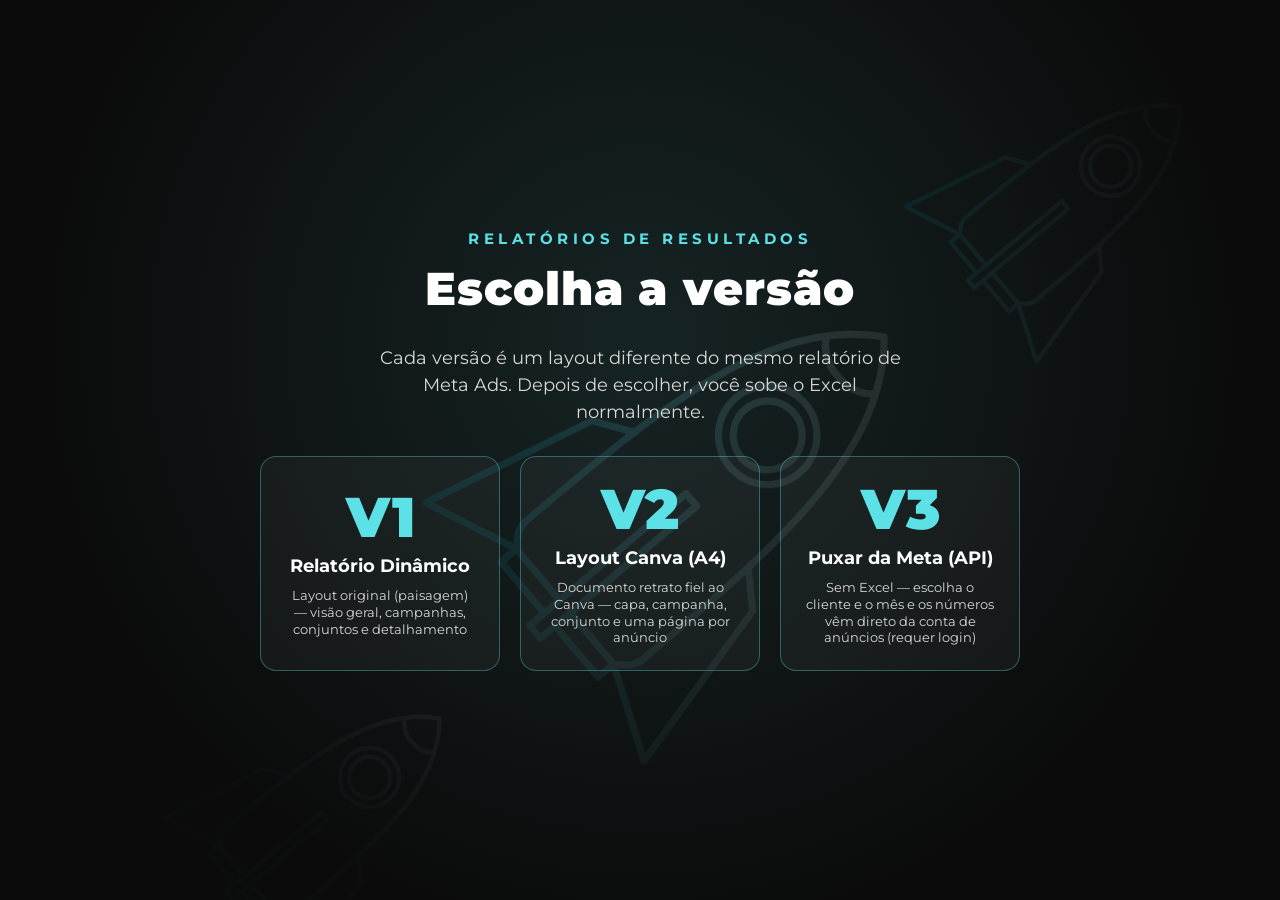
<file: dominio.com/relatorio/index.html>
<!DOCTYPE html>
<html lang="pt-BR">
<head>
<meta charset="utf-8">
<title>Relatórios de Resultados — Escolha a versão</title>
<meta name="viewport" content="width=device-width, initial-scale=1">
<link rel="preconnect" href="https://fonts.googleapis.com">
<link rel="preconnect" href="https://fonts.gstatic.com" crossorigin>
<link href="https://fonts.googleapis.com/css2?family=Montserrat:wght@300;400;500;600;700;800;900&display=swap" rel="stylesheet">
<link rel="stylesheet" href="css/styles.css">
<style>
  #app-version{ position:fixed; right:12px; bottom:10px; z-index:50; font-family:'Montserrat',system-ui,sans-serif;
    font-size:11px; letter-spacing:.02em; color:rgba(255,255,255,.55); display:flex; align-items:center; gap:6px; }
  #app-version::before{ content:""; width:7px; height:7px; border-radius:50%; background:#32cdcd; }
</style>
</head>
<body>
<div id="app-version" title="Versão dos arquivos. Se não mudar após subir, é cache — atualize com Ctrl+F5.">Versão 2026.06.03-4</div>

<div id="start-screen">
  <div class="ss-bg"></div>
  <div class="ss-overlay"></div>
  <div class="ss-card">
    <div class="ss-brand">RELATÓRIOS DE RESULTADOS</div>
    <h1>Escolha a versão</h1>
    <p>Cada versão é um layout diferente do mesmo relatório de Meta Ads. Depois de escolher, você sobe o Excel normalmente.</p>
    <div class="ss-grid">
      <button class="ss-fmt" type="button" onclick="location.href='Relatorio Dinamico.html'">
        <span class="ss-fmt-n">V1</span>
        <span class="ss-fmt-t">Relatório Dinâmico</span>
        <span class="ss-fmt-d">Layout original (paisagem) — visão geral, campanhas, conjuntos e detalhamento</span>
      </button>
      <button class="ss-fmt" type="button" onclick="location.href='RelatorioV2.html'">
        <span class="ss-fmt-n">V2</span>
        <span class="ss-fmt-t">Layout Canva (A4)</span>
        <span class="ss-fmt-d">Documento retrato fiel ao Canva — capa, campanha, conjunto e uma página por anúncio</span>
      </button>
      <button class="ss-fmt" type="button" onclick="location.href='RelatorioV3.html'">
        <span class="ss-fmt-n">V3</span>
        <span class="ss-fmt-t">Puxar da Meta (API)</span>
        <span class="ss-fmt-d">Sem Excel — escolha o cliente e o mês e os números vêm direto da conta de anúncios (requer login)</span>
      </button>
    </div>
  </div>
</div>

<script src="js/login-chip.js"></script>
</body>
</html>
</file>
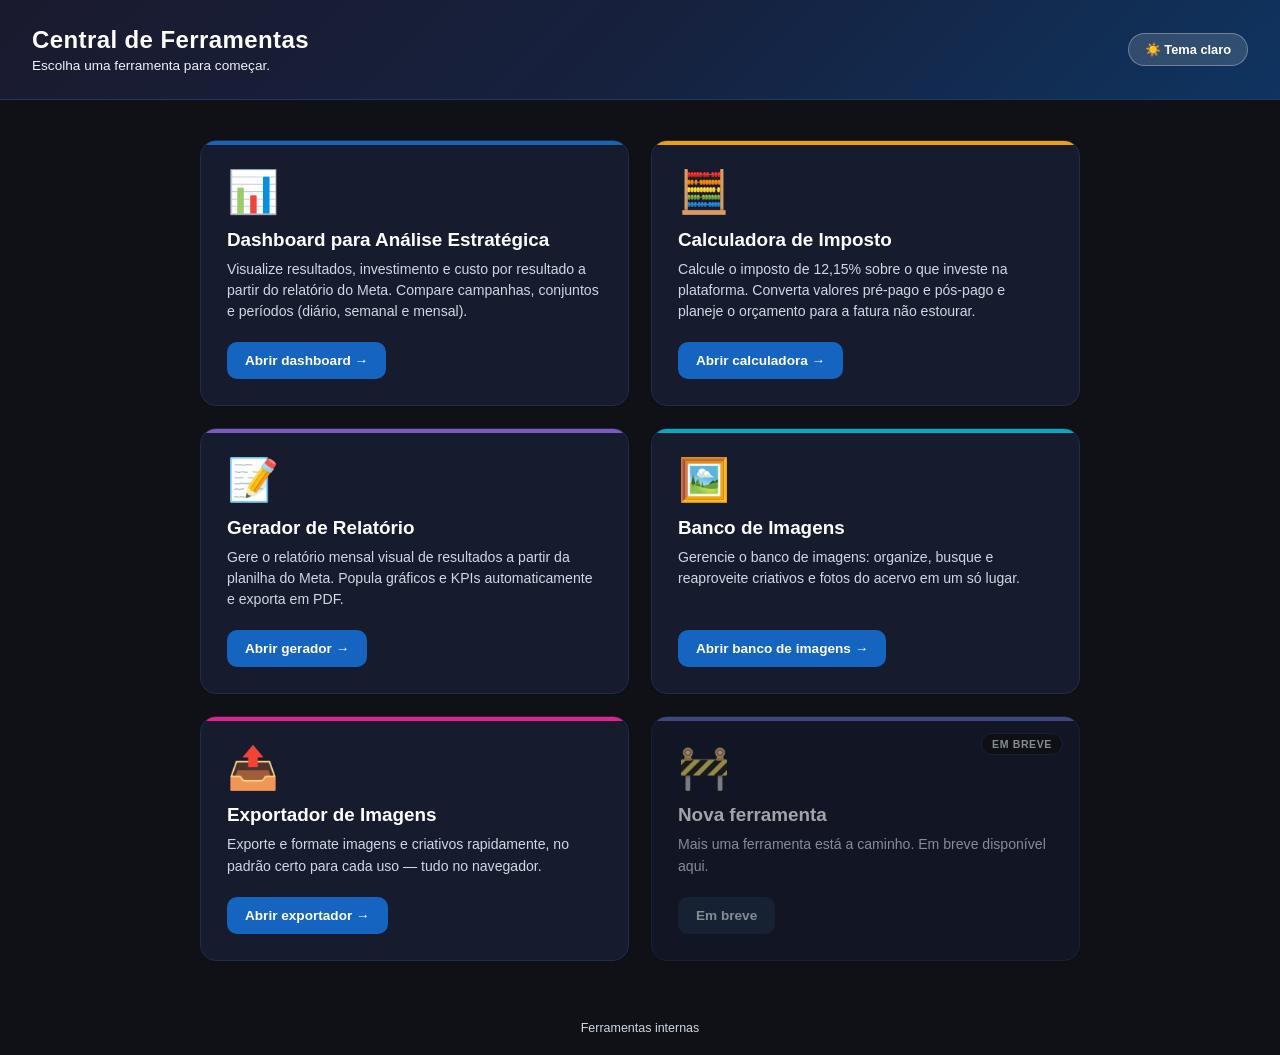
<file: dominio.com/tools/index.html>
<!DOCTYPE html>
<html lang="pt-BR">
<head>
<meta charset="UTF-8">
<meta name="viewport" content="width=device-width, initial-scale=1.0">
<title>Central de Ferramentas</title>
<style>
  * { box-sizing: border-box; margin: 0; padding: 0; }

  :root {
    --bg: #0f1117; --text: #e0e0e0; --text-dim: #cfd8e3; --text-strong: #ffffff;
    --header-grad: linear-gradient(135deg, #1a1a2e 0%, #16213e 50%, #0f3460 100%);
    --header-border: #1e3a5f; --header-sub: #eef2f8;
    --panel: #161b2e; --panel-border: #1e2d48;
    --accent: #1565c0; --accent-hover: #1976d2;
    --color-scheme: dark;
  }
  body.light {
    --bg: #f3f5f9; --text: #2a3344; --text-dim: #54627a; --text-strong: #0d1b34;
    --header-grad: linear-gradient(135deg, #1565c0 0%, #1976d2 55%, #2196f3 100%);
    --header-border: #c4d4ea; --header-sub: #eaf2fc;
    --panel: #ffffff; --panel-border: #dde4ee;
    --accent: #1565c0; --accent-hover: #1976d2;
    --color-scheme: light;
  }

  body { font-family: 'Segoe UI', Arial, sans-serif; background: var(--bg); color: var(--text);
    min-height: 100vh; display: flex; flex-direction: column; transition: background .2s, color .2s; }

  header {
    background: var(--header-grad); padding: 26px 32px; border-bottom: 1px solid var(--header-border);
    display: flex; align-items: center; justify-content: space-between; gap: 16px; flex-wrap: wrap;
  }
  header h1 { font-size: 1.5rem; font-weight: 700; color: #fff; letter-spacing: 0.4px; }
  header p  { font-size: 0.85rem; color: var(--header-sub); margin-top: 4px; }
  .theme-toggle { background: rgba(255,255,255,0.14); color: #fff; border: 1px solid rgba(255,255,255,0.3);
    border-radius: 999px; padding: 8px 16px; font-size: 0.8rem; font-weight: 700; cursor: pointer; white-space: nowrap; }
  .theme-toggle:hover { background: rgba(255,255,255,0.26); }

  .wrap { flex: 1; display: flex; align-items: center; justify-content: center; padding: 40px 22px; }
  .grid { display: grid; grid-template-columns: 1fr 1fr; gap: 22px; max-width: 880px; width: 100%; }
  @media (max-width: 720px) { .grid { grid-template-columns: 1fr; } }

  .tool {
    display: flex; flex-direction: column; text-decoration: none; color: inherit;
    background: var(--panel); border: 1px solid var(--panel-border); border-radius: 16px;
    padding: 30px 26px 26px; position: relative; overflow: hidden;
    transition: transform .15s, border-color .15s, box-shadow .15s;
    box-shadow: 0 1px 3px rgba(0,0,0,0.06);
  }
  .tool::before { content:''; position:absolute; top:0; left:0; right:0; height:4px; background: var(--bar); }
  .tool:hover { transform: translateY(-4px); border-color: var(--accent); box-shadow: 0 10px 28px rgba(0,0,0,0.22); }
  .tool .icon { font-size: 2.6rem; line-height: 1; margin-bottom: 16px; }
  .tool h2 { font-size: 1.18rem; font-weight: 700; color: var(--text-strong); margin-bottom: 8px; }
  .tool p { font-size: 0.88rem; color: var(--text-dim); line-height: 1.5; flex: 1; }
  .tool .go { margin-top: 20px; display: inline-flex; align-items: center; gap: 8px;
    font-size: 0.85rem; font-weight: 700; color: #fff; background: var(--accent);
    padding: 11px 18px; border-radius: 10px; align-self: flex-start; transition: background .15s; }
  .tool:hover .go { background: var(--accent-hover); }

  /* card "em breve" — desabilitado */
  .tool.soon { cursor: default; opacity: 0.62; }
  .tool.soon:hover { transform: none; border-color: var(--panel-border); box-shadow: 0 1px 3px rgba(0,0,0,0.06); }
  .tool.soon .icon { filter: grayscale(0.5); }
  .tool.soon .go { background: var(--panel-border); color: var(--text-dim); }
  .tool.soon:hover .go { background: var(--panel-border); }
  .badge-soon { position: absolute; top: 16px; right: 16px; font-size: 0.66rem; font-weight: 800;
    letter-spacing: 0.6px; text-transform: uppercase; color: var(--text-dim);
    background: var(--bg); border: 1px solid var(--panel-border); border-radius: 999px; padding: 4px 10px; }

  footer { text-align: center; padding: 20px; font-size: 0.78rem; color: var(--text-dim); }
</style>
</head>
<body>

<header>
  <div>
    <h1>Central de Ferramentas</h1>
    <p>Escolha uma ferramenta para come&ccedil;ar.</p>
  </div>
  <button id="theme-btn" class="theme-toggle" onclick="toggleTheme()">&#9728;&#65039; Tema claro</button>
</header>

<div class="wrap">
  <div class="grid">

    <a class="tool" href="Dashboard-Automatico.html" style="--bar:#1565c0;">
      <div class="icon">&#128202;</div>
      <h2>Dashboard para An&aacute;lise Estrat&eacute;gica</h2>
      <p>Visualize resultados, investimento e custo por resultado a partir do relat&oacute;rio do Meta. Compare campanhas, conjuntos e per&iacute;odos (di&aacute;rio, semanal e mensal).</p>
      <span class="go">Abrir dashboard &rarr;</span>
    </a>

    <a class="tool" href="Calculadora-Imposto.html" style="--bar:#F59E0B;">
      <div class="icon">&#129518;</div>
      <h2>Calculadora de Imposto</h2>
      <p>Calcule o imposto de 12,15% sobre o que investe na plataforma. Converta valores pr&eacute;-pago e p&oacute;s-pago e planeje o or&ccedil;amento para a fatura n&atilde;o estourar.</p>
      <span class="go">Abrir calculadora &rarr;</span>
    </a>

    <a class="tool" href="../relatorio" style="--bar:#7E57C2;">
      <div class="icon">&#128221;</div>
      <h2>Gerador de Relat&oacute;rio</h2>
      <p>Gere o relat&oacute;rio mensal visual de resultados a partir da planilha do Meta. Popula gr&aacute;ficos e KPIs automaticamente e exporta em PDF.</p>
      <span class="go">Abrir gerador &rarr;</span>
    </a>

    <a class="tool" href="../" style="--bar:#00ACC1;">
      <div class="icon">&#128444;&#65039;</div>
      <h2>Banco de Imagens</h2>
      <p>Gerencie o banco de imagens: organize, busque e reaproveite criativos e fotos do acervo em um s&oacute; lugar.</p>
      <span class="go">Abrir banco de imagens &rarr;</span>
    </a>

    <a class="tool" href="../export/" style="--bar:#E91E8C;">
      <div class="icon">&#128228;</div>
      <h2>Exportador de Imagens</h2>
      <p>Exporte e formate imagens e criativos rapidamente, no padr&atilde;o certo para cada uso &mdash; tudo no navegador.</p>
      <span class="go">Abrir exportador &rarr;</span>
    </a>

    <div class="tool soon" aria-disabled="true" style="--bar:#5c6bc0;">
      <span class="badge-soon">Em breve</span>
      <div class="icon">&#128679;</div>
      <h2>Nova ferramenta</h2>
      <p>Mais uma ferramenta est&aacute; a caminho. Em breve dispon&iacute;vel aqui.</p>
      <span class="go">Em breve</span>
    </div>

  </div>
</div>

<footer>Ferramentas internas</footer>

<script>
function applyTheme(light){
  document.body.classList.toggle('light', light);
  document.getElementById('theme-btn').innerHTML = light ? '\u{1F319} Tema escuro' : '☀️ Tema claro';
  try{ localStorage.setItem('tools-theme', light?'light':'dark'); }catch(e){}
}
function toggleTheme(){ applyTheme(!document.body.classList.contains('light')); }
window.addEventListener('DOMContentLoaded', ()=>{
  let saved='dark'; try{ saved = localStorage.getItem('tools-theme') || 'dark'; }catch(e){}
  applyTheme(saved==='light');
});
</script>
</body>
</html>
</file>
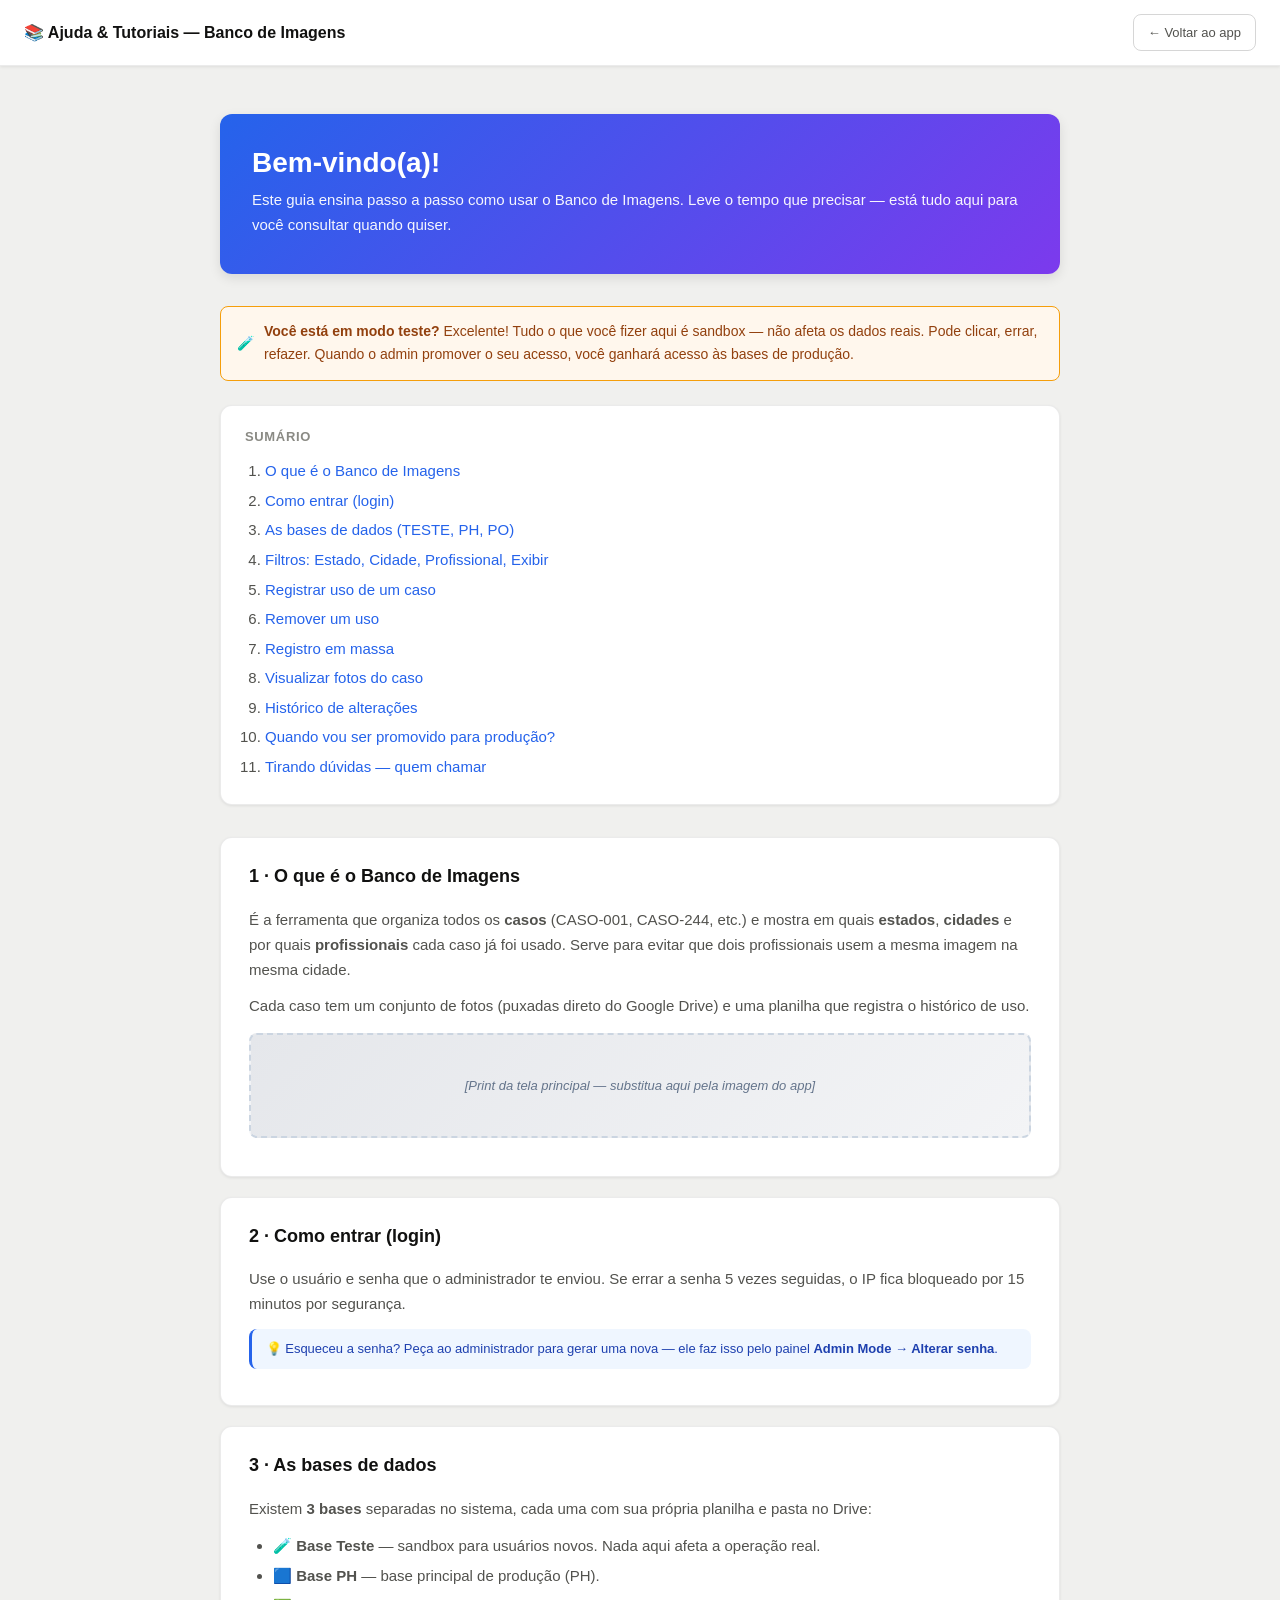
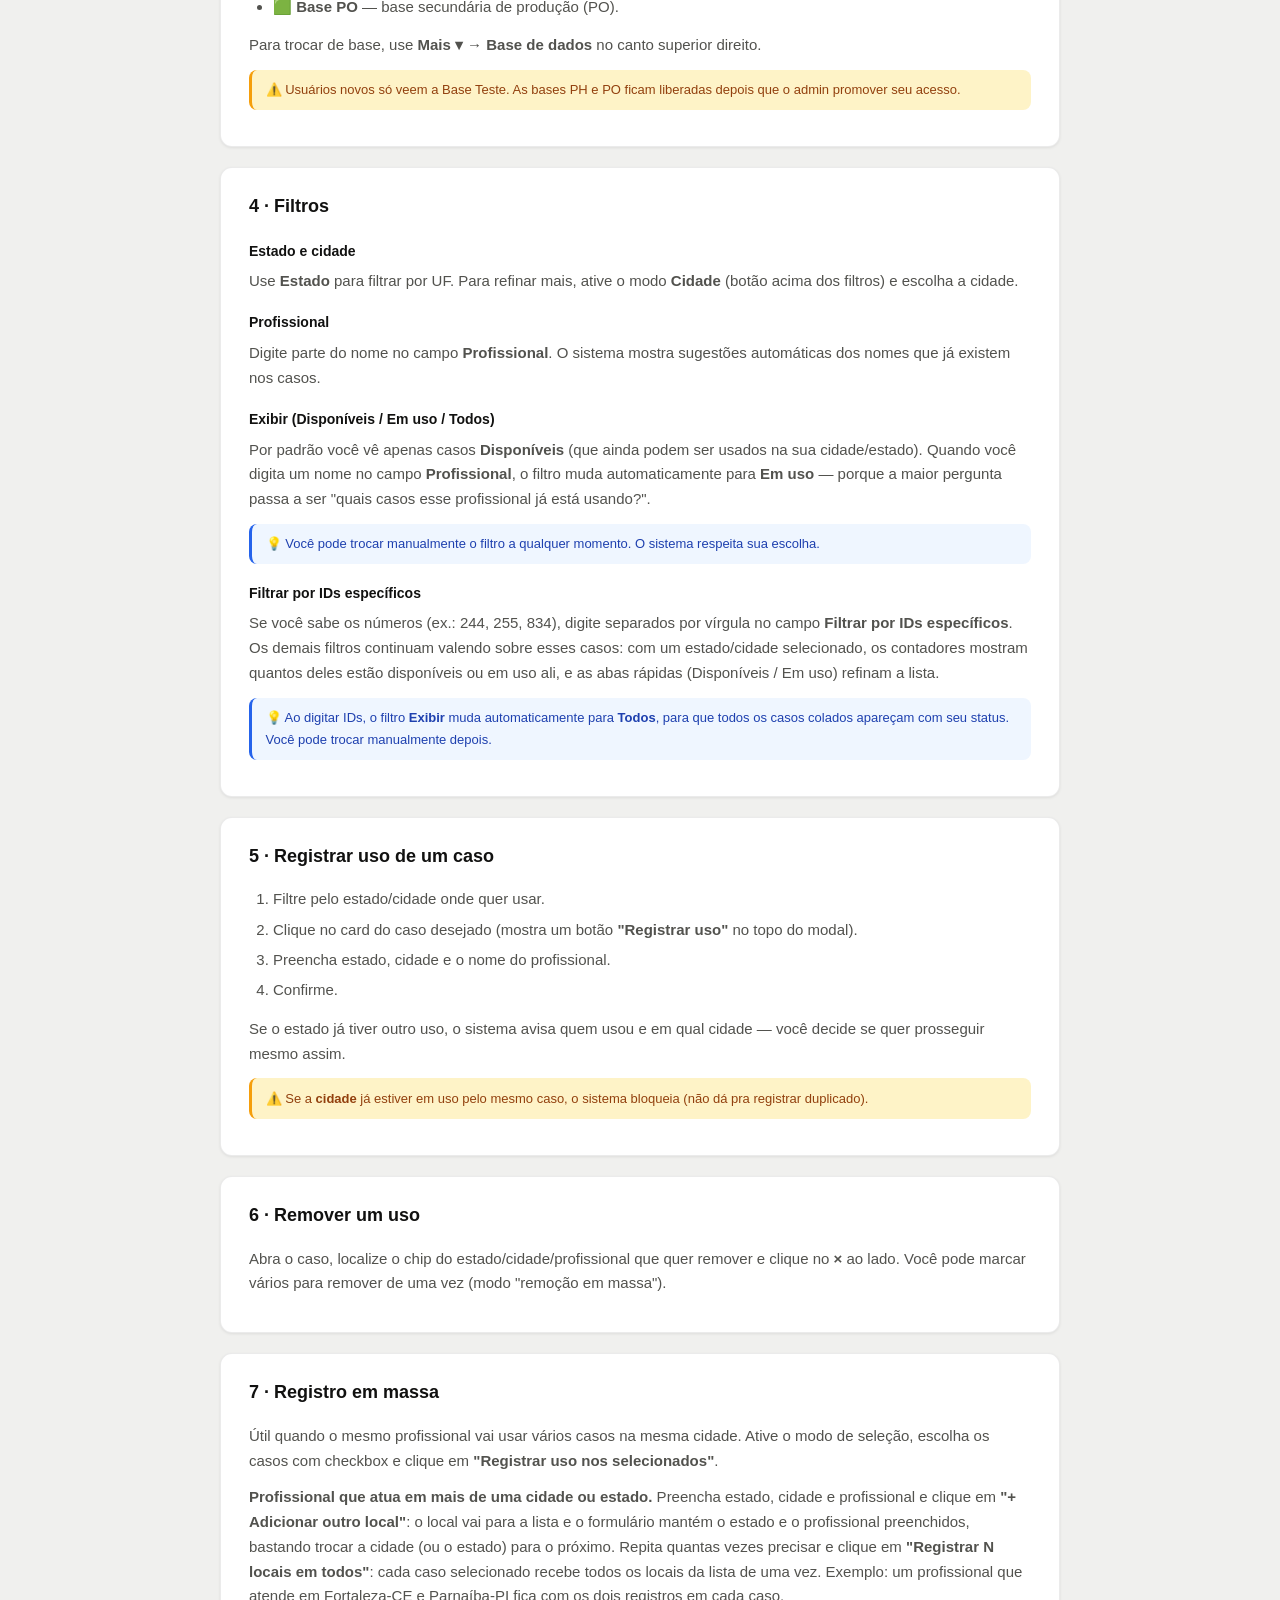
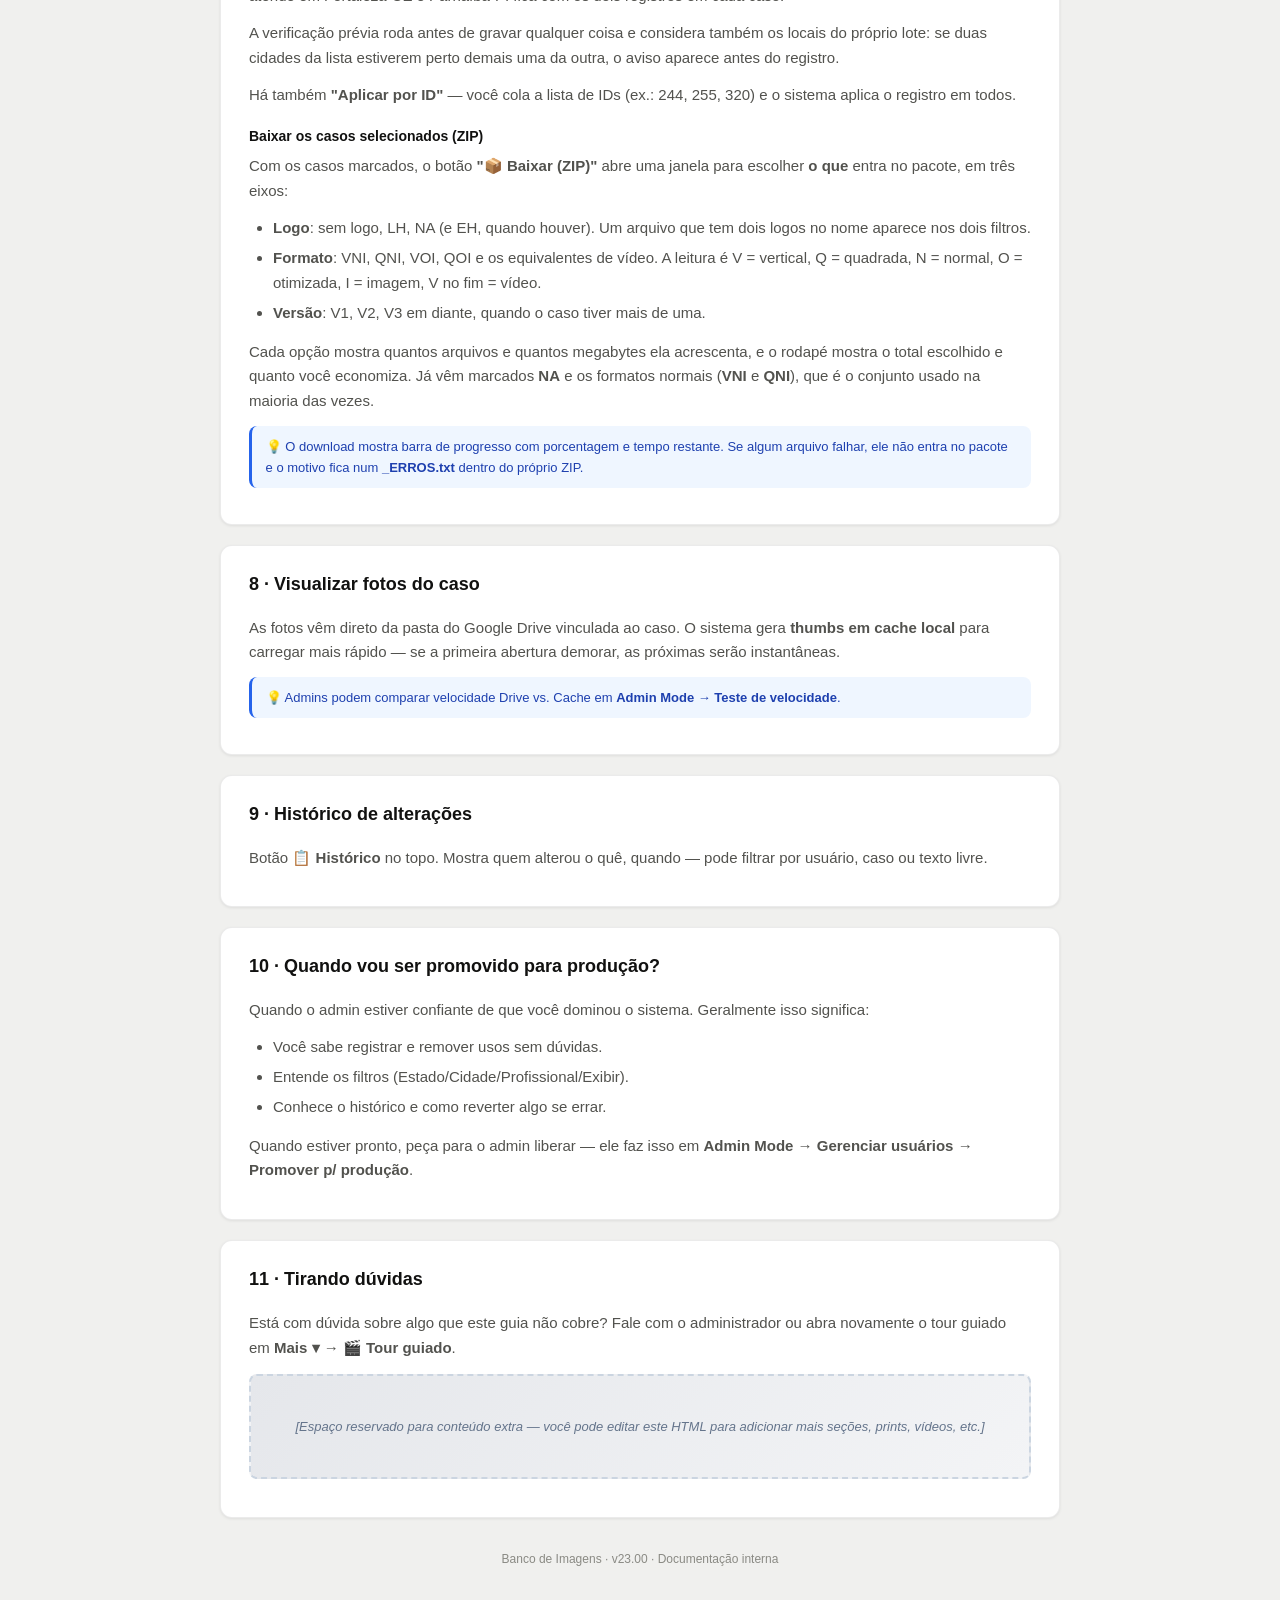
<file: dominio.com/ajuda.html>
<!DOCTYPE html>
<html lang="pt-BR">
<head>
<meta charset="UTF-8">
<meta name="viewport" content="width=device-width, initial-scale=1.0">
<title>Ajuda — Banco de Imagens</title>
<style>
:root{
  --bg:#f0f0ee;--sf:#ffffff;--bd:rgba(0,0,0,.08);--bds:rgba(0,0,0,.16);
  --tx:#111110;--tx2:#52524e;--tx3:#8a8a84;
  --accent:#2563eb;--accent2:#f59e0b;
  --r:12px;--rs:8px;
  --shadow-sm:0 1px 3px rgba(0,0,0,.08);
  --shadow-md:0 4px 12px rgba(0,0,0,.1);
}
@media(prefers-color-scheme:dark){:root:not([data-theme]){
  --bg:#0f0f11;--sf:#1a1a1d;--bd:rgba(255,255,255,.1);--bds:rgba(255,255,255,.22);
  --tx:#f0f0ec;--tx2:#b8b8b2;--tx3:#787872;--accent:#3b82f6;
}}
*{box-sizing:border-box;margin:0;padding:0}
body{font-family:-apple-system,BlinkMacSystemFont,'Segoe UI',sans-serif;background:var(--bg);color:var(--tx);font-size:15px;line-height:1.65}
.shell{max-width:880px;margin:0 auto;padding:1.5rem 1.25rem 4rem}
.topbar{background:var(--sf);border-bottom:1px solid var(--bd);padding:14px 24px;display:flex;align-items:center;gap:14px;box-shadow:var(--shadow-sm);position:sticky;top:0;z-index:50}
.topbar h1{font-size:16px;font-weight:700;flex:1}
.btn{padding:7px 14px;border-radius:var(--rs);font-size:13px;font-weight:500;cursor:pointer;border:0.5px solid var(--bds);background:transparent;color:var(--tx2);text-decoration:none;display:inline-flex;align-items:center;gap:6px}
.btn:hover{background:var(--bd)}
.btn-primary{background:var(--accent);color:#fff;border-color:var(--accent)}
.btn-primary:hover{opacity:.9;background:var(--accent)}
.hero{background:linear-gradient(135deg,var(--accent),#7c3aed);color:#fff;padding:2rem 2rem 2.25rem;border-radius:var(--r);margin:1.5rem 0 2rem;box-shadow:var(--shadow-md)}
.hero h2{font-size:28px;font-weight:700;line-height:1.2;margin-bottom:.5rem}
.hero p{font-size:15px;opacity:.95}
.test-banner{background:#fff7ed;border:1px solid var(--accent2);color:#92400e;padding:.85rem 1rem;border-radius:var(--rs);margin-bottom:1.5rem;font-size:14px;display:flex;gap:10px;align-items:center}
.toc{background:var(--sf);border:1px solid var(--bd);border-radius:var(--r);padding:1.25rem 1.5rem;margin-bottom:2rem;box-shadow:var(--shadow-sm)}
.toc h3{font-size:13px;text-transform:uppercase;letter-spacing:.05em;color:var(--tx3);margin-bottom:.75rem;font-weight:700}
.toc ol{padding-left:1.25rem;color:var(--tx2)}
.toc ol li{margin-bottom:.3rem}
.toc a{color:var(--accent);text-decoration:none}
.toc a:hover{text-decoration:underline}
section{background:var(--sf);border:1px solid var(--bd);border-radius:var(--r);padding:1.5rem 1.75rem;margin-bottom:1.25rem;box-shadow:var(--shadow-sm);scroll-margin-top:80px}
section h3{font-size:18px;font-weight:700;margin-bottom:1rem;display:flex;align-items:center;gap:8px}
section h4{font-size:14px;font-weight:600;margin:1.1rem 0 .4rem;color:var(--tx)}
section p{margin-bottom:.75rem;color:var(--tx2)}
section ul,section ol{margin:.5rem 0 .85rem 1.5rem;color:var(--tx2)}
section li{margin-bottom:.35rem}
section .tip{background:#eff6ff;border-left:3px solid var(--accent);padding:.6rem .85rem;border-radius:var(--rs);font-size:13px;color:#1e40af;margin:.75rem 0}
section .warn{background:#fef3c7;border-left:3px solid var(--accent2);padding:.6rem .85rem;border-radius:var(--rs);font-size:13px;color:#92400e;margin:.75rem 0}
kbd{background:var(--bd);border:1px solid var(--bds);border-radius:4px;padding:2px 7px;font-size:12px;font-family:monospace}
.placeholder-img{background:linear-gradient(135deg,#e5e7eb 0%,#f3f4f6 100%);border:2px dashed #cbd5e1;border-radius:var(--rs);padding:2.5rem 1rem;text-align:center;color:#64748b;font-size:13px;margin:.85rem 0;font-style:italic}
@media(prefers-color-scheme:dark){
  .placeholder-img{background:#1f2937;border-color:#374151;color:#9ca3af}
  .test-banner{background:#451a03;color:#fcd34d}
  section .tip{background:#172554;color:#bfdbfe}
  section .warn{background:#451a03;color:#fcd34d}
}
</style>
</head>
<body>

<header class="topbar">
  <h1>📚 Ajuda &amp; Tutoriais — Banco de Imagens</h1>
  <a href="index.html" class="btn">← Voltar ao app</a>
</header>

<div class="shell">

  <div class="hero">
    <h2>Bem-vindo(a)!</h2>
    <p>Este guia ensina passo a passo como usar o Banco de Imagens. Leve o tempo que precisar — está tudo aqui para você consultar quando quiser.</p>
  </div>

  <div class="test-banner">
    🧪 <span><b>Você está em modo teste?</b> Excelente! Tudo o que você fizer aqui é sandbox — não afeta os dados reais. Pode clicar, errar, refazer. Quando o admin promover o seu acesso, você ganhará acesso às bases de produção.</span>
  </div>

  <nav class="toc">
    <h3>Sumário</h3>
    <ol>
      <li><a href="#oque-e">O que é o Banco de Imagens</a></li>
      <li><a href="#login">Como entrar (login)</a></li>
      <li><a href="#bases">As bases de dados (TESTE, PH, PO)</a></li>
      <li><a href="#filtros">Filtros: Estado, Cidade, Profissional, Exibir</a></li>
      <li><a href="#registrar-uso">Registrar uso de um caso</a></li>
      <li><a href="#remover-uso">Remover um uso</a></li>
      <li><a href="#bulk">Registro em massa</a></li>
      <li><a href="#fotos">Visualizar fotos do caso</a></li>
      <li><a href="#historico">Histórico de alterações</a></li>
      <li><a href="#promocao">Quando vou ser promovido para produção?</a></li>
      <li><a href="#duvidas">Tirando dúvidas — quem chamar</a></li>
    </ol>
  </nav>

  <section id="oque-e">
    <h3>1 · O que é o Banco de Imagens</h3>
    <p>É a ferramenta que organiza todos os <b>casos</b> (CASO-001, CASO-244, etc.) e mostra em quais <b>estados</b>, <b>cidades</b> e por quais <b>profissionais</b> cada caso já foi usado. Serve para evitar que dois profissionais usem a mesma imagem na mesma cidade.</p>
    <p>Cada caso tem um conjunto de fotos (puxadas direto do Google Drive) e uma planilha que registra o histórico de uso.</p>
    <div class="placeholder-img">[Print da tela principal — substitua aqui pela imagem do app]</div>
  </section>

  <section id="login">
    <h3>2 · Como entrar (login)</h3>
    <p>Use o usuário e senha que o administrador te enviou. Se errar a senha 5 vezes seguidas, o IP fica bloqueado por 15 minutos por segurança.</p>
    <div class="tip">💡 Esqueceu a senha? Peça ao administrador para gerar uma nova — ele faz isso pelo painel <b>Admin Mode → Alterar senha</b>.</div>
  </section>

  <section id="bases">
    <h3>3 · As bases de dados</h3>
    <p>Existem <b>3 bases</b> separadas no sistema, cada uma com sua própria planilha e pasta no Drive:</p>
    <ul>
      <li><b>🧪 Base Teste</b> — sandbox para usuários novos. Nada aqui afeta a operação real.</li>
      <li><b>🟦 Base PH</b> — base principal de produção (PH).</li>
      <li><b>🟩 Base PO</b> — base secundária de produção (PO).</li>
    </ul>
    <p>Para trocar de base, use <b>Mais ▾ → Base de dados</b> no canto superior direito.</p>
    <div class="warn">⚠️ Usuários novos só veem a Base Teste. As bases PH e PO ficam liberadas depois que o admin promover seu acesso.</div>
  </section>

  <section id="filtros">
    <h3>4 · Filtros</h3>
    <h4>Estado e cidade</h4>
    <p>Use <b>Estado</b> para filtrar por UF. Para refinar mais, ative o modo <b>Cidade</b> (botão acima dos filtros) e escolha a cidade.</p>
    <h4>Profissional</h4>
    <p>Digite parte do nome no campo <b>Profissional</b>. O sistema mostra sugestões automáticas dos nomes que já existem nos casos.</p>
    <h4>Exibir (Disponíveis / Em uso / Todos)</h4>
    <p>Por padrão você vê apenas casos <b>Disponíveis</b> (que ainda podem ser usados na sua cidade/estado). Quando você digita um nome no campo <b>Profissional</b>, o filtro muda automaticamente para <b>Em uso</b> — porque a maior pergunta passa a ser "quais casos esse profissional já está usando?".</p>
    <div class="tip">💡 Você pode trocar manualmente o filtro a qualquer momento. O sistema respeita sua escolha.</div>
    <h4>Filtrar por IDs específicos</h4>
    <p>Se você sabe os números (ex.: 244, 255, 834), digite separados por vírgula no campo <b>Filtrar por IDs específicos</b>. Os demais filtros continuam valendo sobre esses casos: com um estado/cidade selecionado, os contadores mostram quantos deles estão disponíveis ou em uso ali, e as abas rápidas (Disponíveis / Em uso) refinam a lista.</p>
    <div class="tip">💡 Ao digitar IDs, o filtro <b>Exibir</b> muda automaticamente para <b>Todos</b>, para que todos os casos colados apareçam com seu status. Você pode trocar manualmente depois.</div>
  </section>

  <section id="registrar-uso">
    <h3>5 · Registrar uso de um caso</h3>
    <ol>
      <li>Filtre pelo estado/cidade onde quer usar.</li>
      <li>Clique no card do caso desejado (mostra um botão <b>"Registrar uso"</b> no topo do modal).</li>
      <li>Preencha estado, cidade e o nome do profissional.</li>
      <li>Confirme.</li>
    </ol>
    <p>Se o estado já tiver outro uso, o sistema avisa quem usou e em qual cidade — você decide se quer prosseguir mesmo assim.</p>
    <div class="warn">⚠️ Se a <b>cidade</b> já estiver em uso pelo mesmo caso, o sistema bloqueia (não dá pra registrar duplicado).</div>
  </section>

  <section id="remover-uso">
    <h3>6 · Remover um uso</h3>
    <p>Abra o caso, localize o chip do estado/cidade/profissional que quer remover e clique no <b>×</b> ao lado. Você pode marcar vários para remover de uma vez (modo "remoção em massa").</p>
  </section>

  <section id="bulk">
    <h3>7 · Registro em massa</h3>
    <p>Útil quando o mesmo profissional vai usar vários casos na mesma cidade. Ative o modo de seleção, escolha os casos com checkbox e clique em <b>"Registrar uso nos selecionados"</b>.</p>
    <p><b>Profissional que atua em mais de uma cidade ou estado.</b> Preencha estado, cidade e profissional e clique em <b>"+ Adicionar outro local"</b>: o local vai para a lista e o formulário mantém o estado e o profissional preenchidos, bastando trocar a cidade (ou o estado) para o próximo. Repita quantas vezes precisar e clique em <b>"Registrar N locais em todos"</b>: cada caso selecionado recebe todos os locais da lista de uma vez. Exemplo: um profissional que atende em Fortaleza-CE e Parnaíba-PI fica com os dois registros em cada caso.</p>
    <p>A verificação prévia roda antes de gravar qualquer coisa e considera também os locais do próprio lote: se duas cidades da lista estiverem perto demais uma da outra, o aviso aparece antes do registro.</p>
    <p>Há também <b>"Aplicar por ID"</b> — você cola a lista de IDs (ex.: 244, 255, 320) e o sistema aplica o registro em todos.</p>

    <h4>Baixar os casos selecionados (ZIP)</h4>
    <p>Com os casos marcados, o botão <b>"📦 Baixar (ZIP)"</b> abre uma janela para escolher <b>o que</b> entra no pacote, em três eixos:</p>
    <ul>
      <li><b>Logo</b>: sem logo, LH, NA (e EH, quando houver). Um arquivo que tem dois logos no nome aparece nos dois filtros.</li>
      <li><b>Formato</b>: VNI, QNI, VOI, QOI e os equivalentes de vídeo. A leitura é V = vertical, Q = quadrada, N = normal, O = otimizada, I = imagem, V no fim = vídeo.</li>
      <li><b>Versão</b>: V1, V2, V3 em diante, quando o caso tiver mais de uma.</li>
    </ul>
    <p>Cada opção mostra quantos arquivos e quantos megabytes ela acrescenta, e o rodapé mostra o total escolhido e quanto você economiza. Já vêm marcados <b>NA</b> e os formatos normais (<b>VNI</b> e <b>QNI</b>), que é o conjunto usado na maioria das vezes.</p>
    <div class="tip">💡 O download mostra barra de progresso com porcentagem e tempo restante. Se algum arquivo falhar, ele não entra no pacote e o motivo fica num <b>_ERROS.txt</b> dentro do próprio ZIP.</div>
  </section>

  <section id="fotos">
    <h3>8 · Visualizar fotos do caso</h3>
    <p>As fotos vêm direto da pasta do Google Drive vinculada ao caso. O sistema gera <b>thumbs em cache local</b> para carregar mais rápido — se a primeira abertura demorar, as próximas serão instantâneas.</p>
    <div class="tip">💡 Admins podem comparar velocidade Drive vs. Cache em <b>Admin Mode → Teste de velocidade</b>.</div>
  </section>

  <section id="historico">
    <h3>9 · Histórico de alterações</h3>
    <p>Botão <b>📋 Histórico</b> no topo. Mostra quem alterou o quê, quando — pode filtrar por usuário, caso ou texto livre.</p>
  </section>

  <section id="promocao">
    <h3>10 · Quando vou ser promovido para produção?</h3>
    <p>Quando o admin estiver confiante de que você dominou o sistema. Geralmente isso significa:</p>
    <ul>
      <li>Você sabe registrar e remover usos sem dúvidas.</li>
      <li>Entende os filtros (Estado/Cidade/Profissional/Exibir).</li>
      <li>Conhece o histórico e como reverter algo se errar.</li>
    </ul>
    <p>Quando estiver pronto, peça para o admin liberar — ele faz isso em <b>Admin Mode → Gerenciar usuários → Promover p/ produção</b>.</p>
  </section>

  <section id="duvidas">
    <h3>11 · Tirando dúvidas</h3>
    <p>Está com dúvida sobre algo que este guia não cobre? Fale com o administrador ou abra novamente o tour guiado em <b>Mais ▾ → 🎬 Tour guiado</b>.</p>
    <div class="placeholder-img">[Espaço reservado para conteúdo extra — você pode editar este HTML para adicionar mais seções, prints, vídeos, etc.]</div>
  </section>

  <p style="text-align:center;color:var(--tx3);font-size:12px;margin-top:2rem">Banco de Imagens · v23.00 · Documentação interna</p>

</div>

</body>
</html>
</file>
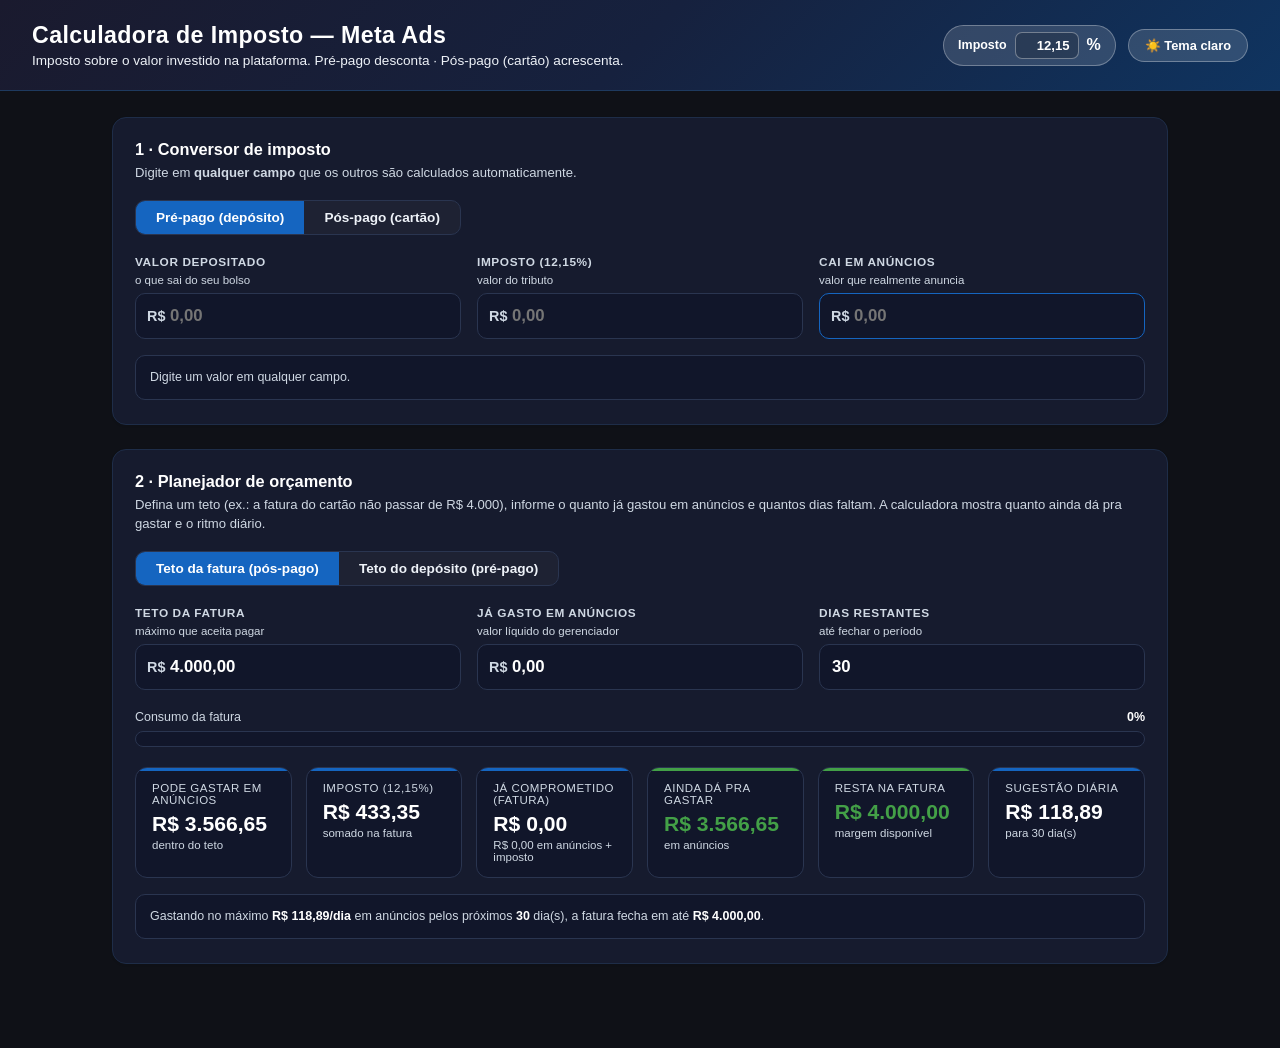
<file: dominio.com/tools/Calculadora-Imposto.html>
<!DOCTYPE html>
<html lang="pt-BR">
<head>
<meta charset="UTF-8">
<meta name="viewport" content="width=device-width, initial-scale=1.0">
<title>Calculadora de Imposto — Meta Ads</title>
<style>
  * { box-sizing: border-box; margin: 0; padding: 0; }

  :root {
    --bg: #0f1117; --text: #e0e0e0; --text-dim: #cfd8e3; --text-strong: #ffffff;
    --header-grad: linear-gradient(135deg, #1a1a2e 0%, #16213e 50%, #0f3460 100%);
    --header-border: #1e3a5f; --header-sub: #eef2f8;
    --panel: #161b2e; --panel-border: #1e2d48;
    --ctrl-bg: #1e2233; --ctrl-border: #2a3550; --ctrl-text: #eef2f8; --ctrl-hover: #252e45;
    --accent: #1565c0; --accent-hover: #1976d2;
    --field-bg: #11162a; --field-border: #2a3550;
    --sep: #2a3550; --section-line: #1e2d48;
    --good: #43a047; --warn: #fb8c00; --bad: #e53935;
    --color-scheme: dark;
    --track: #11162a;
  }
  body.light {
    --bg: #f3f5f9; --text: #2a3344; --text-dim: #54627a; --text-strong: #0d1b34;
    --header-grad: linear-gradient(135deg, #1565c0 0%, #1976d2 55%, #2196f3 100%);
    --header-border: #c4d4ea; --header-sub: #eaf2fc;
    --panel: #ffffff; --panel-border: #dde4ee;
    --ctrl-bg: #ffffff; --ctrl-border: #d3dbe8; --ctrl-text: #34405a; --ctrl-hover: #eef2f9;
    --accent: #1565c0; --accent-hover: #1976d2;
    --field-bg: #f7f9fc; --field-border: #d3dbe8;
    --sep: #d3dbe8; --section-line: #dde4ee;
    --good: #2e7d32; --warn: #ef6c00; --bad: #c62828;
    --color-scheme: light;
    --track: #e7ecf4;
  }

  body { font-family: 'Segoe UI', Arial, sans-serif; background: var(--bg); color: var(--text); min-height: 100vh; transition: background .2s, color .2s; }

  header {
    background: var(--header-grad); padding: 22px 32px; border-bottom: 1px solid var(--header-border);
    display: flex; align-items: center; justify-content: space-between; gap: 16px; flex-wrap: wrap;
  }
  header h1 { font-size: 1.45rem; font-weight: 700; color: #fff; letter-spacing: 0.4px; }
  header p  { font-size: 0.85rem; color: var(--header-sub); margin-top: 4px; }
  .head-actions { display: flex; align-items: center; gap: 12px; }
  .rate-box { display: flex; align-items: center; gap: 8px; background: rgba(255,255,255,0.14);
    border: 1px solid rgba(255,255,255,0.3); border-radius: 999px; padding: 6px 14px; color: #fff; }
  .rate-box label { font-size: 0.78rem; font-weight: 700; }
  .rate-box input { width: 64px; background: rgba(0,0,0,0.18); border: 1px solid rgba(255,255,255,0.35);
    border-radius: 7px; color: #fff; padding: 5px 8px; font-size: 0.82rem; font-weight: 700; text-align: right; outline: none; }
  .theme-toggle { background: rgba(255,255,255,0.14); color: #fff; border: 1px solid rgba(255,255,255,0.3);
    border-radius: 999px; padding: 8px 16px; font-size: 0.8rem; font-weight: 700; cursor: pointer; white-space: nowrap; }
  .theme-toggle:hover { background: rgba(255,255,255,0.26); }

  .container { max-width: 1100px; margin: 0 auto; padding: 26px 22px 60px; }

  .card { background: var(--panel); border: 1px solid var(--panel-border); border-radius: 14px;
    padding: 22px 22px 24px; margin-bottom: 24px; box-shadow: 0 1px 3px rgba(0,0,0,0.05); }
  .card-title { font-size: 1.02rem; font-weight: 700; color: var(--text-strong); margin-bottom: 4px; }
  .card-desc { font-size: 0.82rem; color: var(--text-dim); margin-bottom: 18px; line-height: 1.45; }

  .seg { display: inline-flex; background: var(--ctrl-bg); border: 1px solid var(--ctrl-border);
    border-radius: 10px; overflow: hidden; margin-bottom: 20px; }
  .seg button { background: none; border: none; color: var(--ctrl-text); padding: 9px 20px;
    font-size: 0.85rem; font-weight: 700; cursor: pointer; transition: all .15s; }
  .seg button.active { background: var(--accent); color: #fff; }
  .seg button:hover:not(.active) { background: var(--ctrl-hover); }

  .fields { display: grid; grid-template-columns: repeat(3, 1fr); gap: 16px; }
  @media (max-width: 720px) { .fields { grid-template-columns: 1fr; } }
  .field { display: flex; flex-direction: column; gap: 7px; }
  .field label { font-size: 0.74rem; font-weight: 700; text-transform: uppercase; letter-spacing: 0.6px; color: var(--text-dim); }
  .field .sub { font-size: 0.72rem; color: var(--text-dim); font-weight: 400; text-transform: none; letter-spacing: 0; margin-top: -2px; }
  .input-wrap { position: relative; }
  .input-wrap .prefix { position: absolute; left: 12px; top: 50%; transform: translateY(-50%);
    font-size: 0.9rem; font-weight: 700; color: var(--text-dim); pointer-events: none; }
  .field input[type=text], .field input[type=number] {
    width: 100%; background: var(--field-bg); border: 1.5px solid var(--field-border); border-radius: 10px;
    color: var(--text-strong); padding: 12px 12px 12px 34px; font-size: 1.05rem; font-weight: 700;
    outline: none; transition: border-color .15s; }
  .field input:focus { border-color: var(--accent); }
  .field.accent input { border-color: var(--accent); }
  .field-note { font-size: 0.72rem; color: var(--text-dim); margin-top: 2px; min-height: 14px; }

  .hint { font-size: 0.78rem; color: var(--text-dim); margin-top: 16px; padding: 12px 14px;
    background: var(--field-bg); border: 1px solid var(--field-border); border-radius: 10px; line-height: 1.5; }
  .hint b { color: var(--text-strong); }

  .results { display: grid; grid-template-columns: repeat(auto-fit, minmax(150px,1fr)); gap: 14px; margin-top: 20px; }
  .res { background: var(--field-bg); border: 1px solid var(--field-border); border-radius: 12px; padding: 14px 16px; position: relative; overflow: hidden; }
  .res::before { content:''; position:absolute; top:0; left:0; right:0; height:3px; background: var(--accent); }
  .res.good::before { background: var(--good); } .res.warn::before { background: var(--warn); } .res.bad::before { background: var(--bad); }
  .res .rl { font-size: 0.72rem; color: var(--text-dim); text-transform: uppercase; letter-spacing: 0.5px; margin-bottom: 6px; }
  .res .rv { font-size: 1.32rem; font-weight: 800; color: var(--text-strong); line-height: 1.1; }
  .res .rv.good { color: var(--good); } .res .rv.warn { color: var(--warn); } .res .rv.bad { color: var(--bad); }
  .res .rsub { font-size: 0.72rem; color: var(--text-dim); margin-top: 4px; }

  .bar-wrap { margin-top: 20px; }
  .bar-top { display: flex; justify-content: space-between; font-size: 0.78rem; color: var(--text-dim); margin-bottom: 7px; }
  .bar-top b { color: var(--text-strong); }
  .bar { height: 16px; background: var(--track); border-radius: 999px; overflow: hidden; border: 1px solid var(--field-border); }
  .bar > div { height: 100%; width: 0; background: var(--good); border-radius: 999px; transition: width .3s, background .3s; }

  .plan-inputs { display: grid; grid-template-columns: repeat(3, 1fr); gap: 16px; }
  @media (max-width: 720px) { .plan-inputs { grid-template-columns: 1fr; } }
</style>
</head>
<body>

<header>
  <div>
    <h1>Calculadora de Imposto &mdash; Meta Ads</h1>
    <p>Imposto sobre o valor investido na plataforma. Pr&eacute;-pago desconta &middot; P&oacute;s-pago (cart&atilde;o) acrescenta.</p>
  </div>
  <div class="head-actions">
    <div class="rate-box">
      <label for="rate">Imposto</label>
      <input id="rate" type="text" value="12,15" inputmode="decimal">
      <span style="font-weight:700;">%</span>
    </div>
    <button id="theme-btn" class="theme-toggle" onclick="toggleTheme()">&#9728;&#65039; Tema claro</button>
  </div>
</header>

<div class="container">

  <!-- ===================== CONVERSOR ===================== -->
  <div class="card">
    <div class="card-title">1 &middot; Conversor de imposto</div>
    <div class="card-desc">Digite em <b>qualquer campo</b> que os outros s&atilde;o calculados automaticamente.</div>

    <div class="seg" id="conv-seg">
      <button class="active" data-mode="pre"  onclick="setConvMode('pre')">Pr&eacute;-pago (dep&oacute;sito)</button>
      <button data-mode="pos" onclick="setConvMode('pos')">P&oacute;s-pago (cart&atilde;o)</button>
    </div>

    <div class="fields">
      <div class="field" id="f-pay">
        <label id="l-pay">Valor depositado</label>
        <span class="sub" id="s-pay">o que sai do seu bolso</span>
        <div class="input-wrap"><span class="prefix">R$</span>
          <input type="text" id="i-pay" inputmode="decimal" oninput="onConvInput('pay')" placeholder="0,00"></div>
      </div>
      <div class="field" id="f-tax">
        <label id="l-tax">Imposto (12,15%)</label>
        <span class="sub" id="s-tax">valor do tributo</span>
        <div class="input-wrap"><span class="prefix">R$</span>
          <input type="text" id="i-tax" inputmode="decimal" oninput="onConvInput('tax')" placeholder="0,00"></div>
      </div>
      <div class="field accent" id="f-ads">
        <label id="l-ads">Cai em an&uacute;ncios</label>
        <span class="sub" id="s-ads">valor que realmente anuncia</span>
        <div class="input-wrap"><span class="prefix">R$</span>
          <input type="text" id="i-ads" inputmode="decimal" oninput="onConvInput('ads')" placeholder="0,00"></div>
      </div>
    </div>
    <div class="hint" id="conv-hint"></div>
  </div>

  <!-- ===================== PLANEJADOR ===================== -->
  <div class="card">
    <div class="card-title">2 &middot; Planejador de or&ccedil;amento</div>
    <div class="card-desc">Defina um teto (ex.: a fatura do cart&atilde;o n&atilde;o passar de R$ 4.000), informe o quanto j&aacute; gastou em an&uacute;ncios e quantos dias faltam. A calculadora mostra quanto ainda d&aacute; pra gastar e o ritmo di&aacute;rio.</div>

    <div class="seg" id="plan-seg">
      <button class="active" data-mode="pos" onclick="setPlanMode('pos')">Teto da fatura (p&oacute;s-pago)</button>
      <button data-mode="pre" onclick="setPlanMode('pre')">Teto do dep&oacute;sito (pr&eacute;-pago)</button>
    </div>

    <div class="plan-inputs">
      <div class="field">
        <label id="pl-limit">Teto da fatura</label>
        <span class="sub" id="ps-limit">m&aacute;ximo que aceita pagar</span>
        <div class="input-wrap"><span class="prefix">R$</span>
          <input type="text" id="p-limit" inputmode="decimal" value="4.000,00" oninput="calcPlan()"></div>
      </div>
      <div class="field">
        <label>J&aacute; gasto em an&uacute;ncios</label>
        <span class="sub">valor l&iacute;quido do gerenciador</span>
        <div class="input-wrap"><span class="prefix">R$</span>
          <input type="text" id="p-spent" inputmode="decimal" value="0,00" oninput="calcPlan()"></div>
      </div>
      <div class="field">
        <label>Dias restantes</label>
        <span class="sub">at&eacute; fechar o per&iacute;odo</span>
        <div class="input-wrap" style="--p:0;">
          <input type="text" id="p-days" inputmode="numeric" value="30" oninput="calcPlan()" style="padding-left:12px;"></div>
      </div>
    </div>

    <div class="bar-wrap">
      <div class="bar-top"><span id="bar-label">Consumo do teto</span><span><b id="bar-pct">0%</b></span></div>
      <div class="bar"><div id="bar-fill"></div></div>
    </div>

    <div class="results" id="plan-results"></div>
    <div class="hint" id="plan-hint"></div>
  </div>

</div>

<script>
/* ============================ helpers ============================ */
function parseNum(s){
  if(s==null) return NaN;
  s = String(s).trim().replace(/[^0-9,.\-]/g,'');
  if(!s) return NaN;
  if(s.indexOf(',')>=0 && s.indexOf('.')>=0) s = s.replace(/\./g,'').replace(',','.'); // 1.234,56
  else if(s.indexOf(',')>=0) s = s.replace(',','.');                                    // 1234,56
  const n = parseFloat(s);
  return isNaN(n) ? NaN : n;
}
function fmt(v){ return isFinite(v) ? v.toLocaleString('pt-BR',{minimumFractionDigits:2,maximumFractionDigits:2}) : ''; }
function brl(v){ return 'R$ ' + fmt(v); }
function rate(){ const r = parseNum(document.getElementById('rate').value); return (isFinite(r)?r:0)/100; }

/* ============================ CONVERSOR ============================ */
let convMode = 'pre';

function setConvMode(m){
  convMode = m;
  document.querySelectorAll('#conv-seg button').forEach(b=>b.classList.toggle('active', b.dataset.mode===m));
  const L = {
    pre: { pay:'Valor depositado', spay:'o que sai do seu bolso',
           ads:'Cai em anúncios', sads:'valor que realmente anuncia' },
    pos: { pay:'Total na fatura', spay:'o que sai do seu bolso',
           ads:'Gasto em anúncios', sads:'valor que você anuncia' },
  }[m];
  document.getElementById('l-pay').textContent = L.pay;
  document.getElementById('s-pay').textContent = L.spay;
  document.getElementById('l-ads').textContent = L.ads;
  document.getElementById('s-ads').textContent = L.sads;
  // o campo "destaque" muda: no pré o foco é o que cai em anúncios; no pós, a fatura
  document.getElementById('f-ads').classList.toggle('accent', m==='pre');
  document.getElementById('f-pay').classList.toggle('accent', m==='pos');
  // recalcula a partir do que estiver preenchido
  const which = ['ads','pay','tax'].find(f=>document.getElementById('i-'+f).value.trim()!=='') || 'pay';
  onConvInput(which);
}

// pré: pay = depósito (base do imposto); ads = pay*(1-r); tax = pay*r
// pós: ads = gasto (base do imposto); pay = ads*(1+r); tax = ads*r
function onConvInput(edited){
  const r = rate();
  const vPay = parseNum(document.getElementById('i-pay').value);
  const vTax = parseNum(document.getElementById('i-tax').value);
  const vAds = parseNum(document.getElementById('i-ads').value);
  let pay, tax, ads;

  if(convMode==='pre'){
    let base; // depósito
    if(edited==='pay') base = vPay;
    else if(edited==='ads') base = (1-r)!==0 ? vAds/(1-r) : NaN;
    else base = r!==0 ? vTax/r : NaN;          // editou imposto
    if(!isFinite(base)){ clearConvExcept(edited); return updateConvHint(NaN,NaN,NaN); }
    pay = base; ads = base*(1-r); tax = base*r;
  } else {
    let base; // gasto em anúncios
    if(edited==='ads') base = vAds;
    else if(edited==='pay') base = (1+r)!==0 ? vPay/(1+r) : NaN;
    else base = r!==0 ? vTax/r : NaN;          // editou imposto
    if(!isFinite(base)){ clearConvExcept(edited); return updateConvHint(NaN,NaN,NaN); }
    ads = base; pay = base*(1+r); tax = base*r;
  }
  setIfNot(edited,'pay',pay); setIfNot(edited,'tax',tax); setIfNot(edited,'ads',ads);
  updateConvHint(pay,tax,ads);
}
function setIfNot(edited, field, val){
  if(edited===field) return;
  document.getElementById('i-'+field).value = isFinite(val) ? fmt(val) : '';
}
function clearConvExcept(edited){
  ['pay','tax','ads'].forEach(f=>{ if(f!==edited) document.getElementById('i-'+f).value=''; });
}
function updateConvHint(pay,tax,ads){
  const el = document.getElementById('conv-hint');
  const pct = (rate()*100).toLocaleString('pt-BR',{maximumFractionDigits:2});
  if(!isFinite(pay)){ el.innerHTML = 'Digite um valor em qualquer campo.'; return; }
  if(convMode==='pre'){
    el.innerHTML = `Depositando <b>${brl(pay)}</b>, o imposto de ${pct}% retira <b>${brl(tax)}</b> e sobram <b>${brl(ads)}</b> para anunciar.`;
  } else {
    el.innerHTML = `Gastando <b>${brl(ads)}</b> em anúncios, o imposto de ${pct}% soma <b>${brl(tax)}</b> e a fatura fica em <b>${brl(pay)}</b>.`;
  }
}

/* ============================ PLANEJADOR ============================ */
let planMode = 'pos';

function setPlanMode(m){
  planMode = m;
  document.querySelectorAll('#plan-seg button').forEach(b=>b.classList.toggle('active', b.dataset.mode===m));
  document.getElementById('pl-limit').textContent = m==='pos' ? 'Teto da fatura' : 'Valor do depósito';
  document.getElementById('ps-limit').textContent = m==='pos' ? 'máximo que aceita pagar' : 'quanto vai depositar';
  document.getElementById('bar-label').textContent = m==='pos' ? 'Consumo da fatura' : 'Consumo do depósito';
  calcPlan();
}

function calcPlan(){
  const r = rate();
  const L = parseNum(document.getElementById('p-limit').value);   // teto
  const G = parseNum(document.getElementById('p-spent').value);   // já gasto em anúncios (líquido)
  const N = Math.max(0, Math.floor(parseNum(document.getElementById('p-days').value)) || 0);
  const spent = isFinite(G) ? G : 0;
  const out = document.getElementById('plan-results');

  if(!isFinite(L) || L<=0){ out.innerHTML=''; document.getElementById('plan-hint').textContent='Informe o teto.'; setBar(0,'good'); return; }

  let tetoAds, impostoTeto, consumido, restaAds, restaLimite, label2;
  if(planMode==='pos'){
    tetoAds     = L/(1+r);            // quanto pode gastar em anúncios
    impostoTeto = L - tetoAds;        // imposto embutido no teto
    consumido   = spent*(1+r);        // o quanto já comprometeu da fatura
    restaAds    = tetoAds - spent;
    restaLimite = L - consumido;      // quanto ainda cabe na fatura
    label2      = 'Resta na fatura';
  } else {
    tetoAds     = L*(1-r);            // o depósito já cai líquido
    impostoTeto = L - tetoAds;
    consumido   = spent;              // gasto líquido consome direto o saldo
    restaAds    = tetoAds - spent;
    restaLimite = restaAds;           // no pré, o que resta da fatura = o que resta de anúncios
    label2      = 'Saldo restante';
  }
  const diaria = N>0 ? restaAds/N : restaAds;
  const pct = tetoAds>0 ? Math.min(100, Math.max(0, spent/tetoAds*100)) : 0;
  const estourou = restaAds < -0.005;
  const status = estourou ? 'bad' : (pct>=85 ? 'warn' : 'good');

  setBar(pct, status);
  document.getElementById('bar-pct').textContent = pct.toLocaleString('pt-BR',{maximumFractionDigits:1})+'%';

  const cls = estourou ? 'bad' : 'good';
  out.innerHTML = `
    <div class="res"><div class="rl">Pode gastar em anúncios</div><div class="rv">${brl(tetoAds)}</div><div class="rsub">dentro do teto</div></div>
    <div class="res"><div class="rl">Imposto (${(r*100).toLocaleString('pt-BR',{maximumFractionDigits:2})}%)</div><div class="rv">${brl(impostoTeto)}</div><div class="rsub">${planMode==='pos'?'somado na fatura':'descontado do depósito'}</div></div>
    <div class="res"><div class="rl">${planMode==='pos'?'Já comprometido (fatura)':'Já gasto'}</div><div class="rv">${brl(consumido)}</div><div class="rsub">${planMode==='pos'?brl(spent)+' em anúncios + imposto':'em anúncios'}</div></div>
    <div class="res ${cls}"><div class="rl">Ainda dá pra gastar</div><div class="rv ${cls}">${brl(Math.max(0,restaAds))}</div><div class="rsub">em anúncios</div></div>
    <div class="res ${cls}"><div class="rl">${label2}</div><div class="rv ${cls}">${brl(Math.max(0,restaLimite))}</div><div class="rsub">${estouro_txt(estourou)}</div></div>
    <div class="res"><div class="rl">Sugestão diária</div><div class="rv">${brl(Math.max(0,diaria))}</div><div class="rsub">${N>0?('para '+N+' dia(s)'):'defina os dias'}</div></div>
  `;

  const hint = document.getElementById('plan-hint');
  if(estourou){
    hint.innerHTML = `⚠️ Você já ultrapassou o teto em <b style="color:var(--bad)">${brl(Math.abs(restaLimite))}</b>. ` +
      (planMode==='pos' ? `A fatura projetada é <b>${brl(consumido)}</b>.` : `O depósito não cobre o gasto.`);
  } else if(N>0){
    hint.innerHTML = `Gastando no máximo <b>${brl(diaria)}/dia</b> em anúncios pelos próximos <b>${N}</b> dia(s), ` +
      (planMode==='pos' ? `a fatura fecha em até <b>${brl(L)}</b>.` : `o depósito de <b>${brl(L)}</b> não estoura.`);
  } else {
    hint.innerHTML = `Informe os dias restantes para ver a sugestão de gasto diário.`;
  }
}
function estouro_txt(e){ return e ? 'teto ultrapassado' : 'margem disponível'; }
function setBar(pct, status){
  const f = document.getElementById('bar-fill');
  f.style.width = Math.min(100,pct)+'%';
  const c = status==='bad' ? 'var(--bad)' : status==='warn' ? 'var(--warn)' : 'var(--good)';
  f.style.background = c;
}

/* ============================ TEMA ============================ */
function applyTheme(light){
  document.body.classList.toggle('light', light);
  document.getElementById('theme-btn').innerHTML = light ? '\u{1F319} Tema escuro' : '☀️ Tema claro';
  try{ localStorage.setItem('calc-theme', light?'light':'dark'); }catch(e){}
}
function toggleTheme(){ applyTheme(!document.body.classList.contains('light')); }

/* ============================ início ============================ */
document.getElementById('rate').addEventListener('input', ()=>{
  const which = ['ads','pay','tax'].find(f=>document.getElementById('i-'+f).value.trim()!=='') || 'pay';
  onConvInput(which); calcPlan();
});
window.addEventListener('DOMContentLoaded', ()=>{
  let saved='dark'; try{ saved = localStorage.getItem('calc-theme') || 'dark'; }catch(e){}
  applyTheme(saved==='light');
  setConvMode('pre');
  setPlanMode('pos');
});
</script>
</body>
</html>
</file>
<file: dominio.com/relatorio/css/styles.css>
/* ─────────────────────────────────────────────────────────────────
   RELATÓRIO MENSAL — design system (v2)
   Fonte única: Montserrat. Cores: #222 fundo, #5ce1e6 ciano, branco.
   ───────────────────────────────────────────────────────────────── */

:root{
  --bg:        #222222;
  --ink:       #ffffff;
  --ink-soft:  #d8d8d8;
  --accent:    #5ce1e6;
  --line:      rgba(92,225,230,.55);
  --frame:     #ffffff;

  /* paleta de barras (5 cores fixas, em ordem) */
  --bar-1: #14d4d4;
  --bar-2: #5ec3f0;
  --bar-3: #6ba1ec;
  --bar-4: #b073d4;
  --bar-5: #9d8be6;

  --font: "Montserrat", system-ui, sans-serif;
}

deck-stage{ --ds-bg: var(--bg); --ds-fg: var(--ink); }
html,body{ background:#0b0b0b; color:var(--ink); font-family:var(--font); }

deck-stage > section{
  background: var(--bg);
  color: var(--ink);
  position: relative;
  overflow: hidden;
}

/* ─── BRACKET FRAME (L-shaped corners) ─────────────────────────── */
.bracket-frame{ position:absolute; inset:60px; pointer-events:none; }
.bracket-frame i{
  position:absolute; width:90px; height:90px;
  border:5px solid var(--frame);
  display:block;
}
.bracket-frame .tl{ top:0;    left:0;  border-right:0; border-bottom:0; }
.bracket-frame .tr{ top:0;    right:0; border-left:0;  border-bottom:0; }
.bracket-frame .bl{ bottom:0; left:0;  border-right:0; border-top:0; }
.bracket-frame .br{ bottom:0; right:0; border-left:0;  border-top:0; }

/* ─── TITLE CHIP (cyan bg, black text, Montserrat Bold) ────────── */
.title-chip{
  display:inline-block;
  background: var(--accent); color: #000;
  font-family: var(--font); font-weight: 800;
  font-size: 48px; line-height:1.05; letter-spacing:.12em;
  padding: 22px 56px;
  text-align:center;
  text-transform:uppercase;
}
.title-chip.lg{ font-size:40px; padding:22px 64px; letter-spacing:.08em; }
.title-chip.sm{ font-size:42px; padding:18px 56px; letter-spacing:.18em; }

.title-row{ display:flex; justify-content:center; padding-top:0; }
.title-row.with-caption{
  display:grid; grid-template-columns: auto 1fr; gap:64px;
  align-items:center; justify-content:start;
}
.title-row.with-caption .cap{
  font-family:var(--font); font-weight:400; font-size:28px;
  color:var(--ink); line-height:1.35;
}

/* ─── INNER FRAME (thin cyan border) ───────────────────────────── */
.inner-frame{
  margin-top: 56px; flex:1;
  border:2px solid var(--line);
  padding: 56px 56px;
  display:flex; flex-direction:column;
}

/* ─── slide layout skeleton ────────────────────────────────────── */
.slide-pad{
  position:absolute; inset:140px 130px 130px;
  display:flex; flex-direction:column;
}

/* ─── KPI numbers ──────────────────────────────────────────────── */
.kpi-grid{ display:grid; gap: 56px 56px; }
.kpi{ display:flex; flex-direction:column; gap:10px; min-width:0;
  align-items:center; text-align:center; }
.kpi-n{
  font-family: var(--font); font-weight: 900;
  color: var(--accent);
  font-size: 35px; line-height: 1;
  letter-spacing:-.01em;
  font-feature-settings: "tnum";
  /* caixa invisível: número centralizado e numa base comum, com o rótulo
     centralizado logo abaixo. Mesmo que um número grande encolha, todos
     da linha ficam alinhados pela base. */
  min-height: 40px; width:100%;
  display: flex; align-items: flex-end; justify-content: center;
  max-width:100%; overflow-wrap:anywhere;
}
.kpi-l{ text-align:center; }
.kpi-l{
  font-family: var(--font); font-weight:500;
  color: var(--accent);
  font-size: 26px; line-height:1.2;
}
.kpi-divider{ height:3px; background:var(--frame); width:55%;
  margin: 40px auto 0; opacity:.85; }

/* Visão Geral: distribui os KPIs em flex centralizado (linhas incompletas
   ficam centradas, não encostadas à esquerda). */
.kpi-grid.vg-flex{
  display:flex; flex-wrap:wrap; justify-content:center; align-content:center;
  gap:46px 40px;
}
/* basis/max-width são calculados em fit-numbers.js (fitVgLayout) para caber
   sempre em no máximo 2 linhas; este é só o fallback antes do script rodar. */
.kpi-grid.vg-flex .kpi{ flex:0 0 230px; max-width:250px; }

/* ─── CAMPAIGN OVERVIEW (Pages 4 & 7) ──────────────────────────── */
.camp{ display:flex; flex-direction:column; flex:1; justify-content:center; }
/* linha branca padronizada ABAIXO dos KPIs (igual à da Visão Geral) */
.camp .divider-top{
  width:55%; height:3px; background:var(--frame); margin:60px auto 0;
}
.camp .kpis{
  display:grid; grid-template-columns: repeat(5, minmax(0,1fr)); gap:40px;
  text-align:center;
}
.camp .foot{
  margin-top:auto; padding-top:32px;
  text-align:center; font-size:28px; color:var(--ink); font-weight:400;
}

/* ─── COVER PAGE ───────────────────────────────────────────────── */
.cover{ position:absolute; inset:0; }
.cover .bg-rockets{
  position:absolute; inset:0;
  background-image: url('../assets/rockets-bg.png');
  background-size: cover; background-position:center;
  opacity:.95;
}
.cover .bg-placeholder{
  position:absolute; inset:0; display:flex;
  align-items:flex-end; justify-content:center; padding-bottom:60px;
  font-family:var(--font); font-weight:400; font-size:24px;
  color:rgba(92,225,230,.18); letter-spacing:.4em; text-transform:uppercase;
  background:
    repeating-linear-gradient(135deg, transparent 0 32px, rgba(92,225,230,.04) 32px 33px);
  pointer-events:none;
}
.cover .title-left{
  position:absolute; top:130px; left:130px;
  font-family:var(--font); font-weight:900;
  font-size:120px; line-height:1; color:var(--ink);
  letter-spacing:-.01em; text-transform:uppercase;
}
.cover .title-left div{ display:block; }
.cover .when{
  position:absolute; bottom:180px; right:140px;
  font-family:var(--font); font-weight:900;
  font-size:64px; color:var(--ink); letter-spacing:.04em; text-transform:uppercase;
}

/* ─── OBJETIVOS PAGE (page 2) ──────────────────────────────────── */
.obj-grid{
  display:grid; grid-template-columns: 1fr 1fr; gap:96px;
  align-items:center; height:100%;
}
.obj-stack{ display:flex; flex-direction:column; gap:28px; }
.obj-box{
  position:relative;
  border:2px solid var(--frame);
  padding:36px 48px 36px 40px;
  display:grid; grid-template-columns: 110px 1fr; gap:32px;
  align-items:center;
}
.obj-box .icon{ width:90px; height:90px; color:var(--ink); }
.obj-box .icon svg{ width:100%; height:100%; }
.obj-box .text{
  font-family:var(--font); font-weight:500;
  font-size:32px; line-height:1.25; color:var(--ink);
}
.obj-box .num{
  position:absolute; right:-2px; bottom:-2px;
  width:56px; height:56px;
  background:var(--frame); color:#000;
  display:flex; align-items:center; justify-content:center;
  font-family:var(--font); font-weight:800; font-size:24px;
}
.obj-side h2{
  font-family:var(--font); font-weight:900;
  font-size:84px; color:var(--accent); letter-spacing:.04em;
  margin:0 0 36px;
}
.obj-side p{
  font-family:var(--font); font-weight:400;
  font-size:30px; line-height:1.45; color:var(--ink); margin:0;
  text-wrap:pretty;
}

/* ─── CHART PAGE (5/9/12) ──────────────────────────────────────── */
.chart-page{ display:flex; flex-direction:column; align-items:center;
  flex:1; gap:24px; width:100%; }
.chart-page .title-chip{ margin-top:0; }
.chart-legend{
  display:flex; flex-wrap:wrap; justify-content:center;
  gap:12px 28px;
  font-family:var(--font); font-weight:500; font-size:20px;
  color:var(--ink); max-width:100%; max-height:160px; overflow:hidden; padding:0 24px;
}
.chart-legend .dot{
  display:inline-block; width:18px; height:18px; border-radius:50%;
  vertical-align:middle; margin-right:10px;
}
.chart-host{
  width:100%; height:440px;
  position:relative;
}
.chart-host canvas{ width:100% !important; height:100% !important; }
.chart-foot{
  font-family:var(--font); font-weight:400; font-size:26px;
  color:var(--ink); text-align:center; margin-top:8px;
}

/* ─── DETALHAMENTO (Idade / Gênero / Plataforma) ───────────────── */
.brk-grid{ flex:1; min-height:0; display:grid; grid-template-rows:1fr; gap:36px; margin-top:32px; }
.brk-grid.cols-1{ grid-template-columns:1fr; }
.brk-grid.cols-2{ grid-template-columns:1fr 1fr; }
.brk-grid.cols-3{ grid-template-columns:1fr 1fr 1fr; }
.brk-cell{ display:flex; flex-direction:column; min-width:0; min-height:0; }
.brk-head{ display:flex; align-items:center; justify-content:space-between; gap:12px; margin-bottom:16px; }
.brk-title{ font-family:var(--font); font-weight:800; font-size:26px; color:var(--accent); letter-spacing:.06em; }
.brk-toggle{ display:flex; border:1px solid var(--line); border-radius:7px; overflow:hidden; flex:none; }
.brk-b{ font-family:var(--font); font-size:15px; font-weight:700; padding:7px 14px; background:transparent; color:var(--ink-soft); border:0; cursor:pointer; }
.brk-b.on{ background:var(--accent); color:#000; }
.brk-host{ width:100%; flex:1; min-height:0; position:relative; }
.brk-host canvas{ width:100% !important; height:100% !important; }
.brk-legend{ display:flex; flex-wrap:wrap; gap:12px 26px; justify-content:center; margin-top:20px;
  font-family:var(--font); font-size:18px; color:var(--ink); }
.brk-leg-item{ display:inline-flex; align-items:center; gap:9px; }
.brk-leg-item .dot{ width:14px; height:14px; border-radius:50%; display:inline-block; flex:none; }
.brk-src{ margin-top:8px; text-align:center; font-family:var(--font); font-size:14px; color:var(--ink-soft); font-style:italic; }
@media print { .brk-toggle{ display:none !important; } }

/* ─── CRIATIVOS LIST (6/10/13) ─────────────────────────────────── */
.cr-frame{
  margin-top:16px; flex:1; min-height:0;
  border:2px solid var(--line);
  padding: 24px 64px;
  display:flex; flex-direction:column; justify-content:space-around;
  gap:12px;
}
.cr-row{
  display:grid; grid-template-columns: 100px minmax(0,1fr); gap:48px;
  align-items:center;
}
.cr-row image-slot{
  display:block; width:100px; height:100px;
  background:#111;
  border:1px solid rgba(255,255,255,.08);
}
.cr-row .name{
  font-family:var(--font); font-weight:500;
  font-size:36px; color:var(--ink); letter-spacing:.04em;
  text-transform:uppercase;
  min-width:0; overflow-wrap:anywhere; line-height:1.15;
}

.crit-head{
  display:grid; grid-template-columns: auto 1fr; gap:48px;
  align-items:center;
}
.crit-head .cap{
  font-family:var(--font); font-weight:400; font-size:26px;
  color:var(--ink); line-height:1.35; max-width:760px;
}

/* ─── CONJUNTO (8/11) ──────────────────────────────────────────── */
.set-frame{
  margin-top:48px; padding:48px 80px; flex:1;
  border:2px solid var(--line);
  display:flex; align-items:center; justify-content:center;
}
.set-strip{
  width:100%;
  display:grid; grid-template-columns: repeat(4, minmax(0,1fr)); gap:32px;
  align-items:center; justify-items:center;
}
.set-cell{
  display:grid; grid-template-columns: 96px minmax(0,1fr); gap:22px;
  align-items:center; min-width:0;
}
.set-cell .n{ max-width:100%; overflow-wrap:anywhere; min-height:34px;
  display:flex; align-items:flex-end; }
.set-cell .ico{ width:96px; height:96px; color:var(--ink); }
.set-cell .ico svg{ width:100%; height:100%; }
.set-cell .n{
  font-family:var(--font); font-weight:900;
  color:var(--accent); font-size:35px; line-height:1;
  letter-spacing:-.01em;
}
.set-cell .l{
  font-family:var(--font); font-weight:500;
  color:var(--accent); font-size:26px; margin-top:6px;
}
.set-foot{
  margin-top:auto; padding-top:40px; text-align:center;
  font-family:var(--font); font-weight:400; font-size:28px;
  color:var(--ink);
}

/* ─── MENU FLUTUANTE em cascata (oculto na exportação) ──────────── */
#report-toolbar{
  position:fixed; top:14px; right:14px; z-index:99999;
  display:flex; flex-direction:column; align-items:flex-end; gap:6px;
  font-family:var(--font); font-size:13px;
}
#rt-fab{
  width:48px; height:48px; border-radius:50%; border:0;
  background:var(--accent); color:#000; font-size:22px; cursor:pointer;
  box-shadow:0 4px 14px rgba(0,0,0,.45); transition:transform .2s;
}
#rt-fab:hover{ filter:brightness(1.08); }
#report-toolbar.open #rt-fab{ transform:rotate(90deg); }
#rt-menu{
  display:flex; flex-direction:column; gap:7px; align-items:stretch; min-width:212px; box-sizing:border-box;
  max-height:calc(100vh - 90px); overflow-y:auto; overscroll-behavior:contain;
  scrollbar-width:thin; scrollbar-color:rgba(92,225,230,.4) transparent;
  background:rgba(18,18,18,.96); border:1px solid rgba(92,225,230,.35);
  border-radius:12px; padding:11px; box-shadow:0 8px 24px rgba(0,0,0,.5);
  pointer-events:none; opacity:0; transform:translateY(-8px) scale(.98);
  transition:opacity .18s ease, transform .18s ease;
}
#rt-menu::-webkit-scrollbar{ width:7px; }
#rt-menu::-webkit-scrollbar-thumb{ background:rgba(92,225,230,.35); border-radius:7px; }
#report-toolbar.open #rt-menu{ pointer-events:auto; opacity:1; transform:none; }
.rt-group{ display:flex; flex-direction:column; gap:4px; }
.rt-group + .rt-group{ border-top:1px solid rgba(255,255,255,.08); padding-top:7px; }
.rt-group-h{ font-size:9.5px; letter-spacing:.12em; text-transform:uppercase; color:var(--ink-soft); font-weight:700; }
.rt-btn{
  font:inherit; font-size:12.5px; cursor:pointer; color:#000; background:var(--accent);
  border:0; border-radius:6px; padding:6px 12px; font-weight:700; white-space:nowrap; text-align:center;
}
.rt-btn:hover{ filter:brightness(1.08); }
.rt-btn-soft{ background:transparent; color:var(--accent); border:1px solid rgba(92,225,230,.45); }
.rt-btn-soft:hover{ background:rgba(92,225,230,.12); filter:none; }
#rt-status{
  color:var(--ink-soft); font-size:11px; max-width:212px; line-height:1.35;
  border-top:1px solid rgba(255,255,255,.08); padding-top:7px;
}
/* selo de versão (confirma que o navegador carregou o código novo) */
#rt-version{
  display:flex; align-items:center; gap:6px; max-width:212px;
  color:var(--ink-soft); opacity:.7; font-size:10.5px; letter-spacing:.02em;
  border-top:1px solid rgba(255,255,255,.08); padding-top:7px; margin-top:1px;
}
#rt-version::before{ content:""; width:7px; height:7px; border-radius:50%; background:var(--accent); flex:none; }
@media print { #report-toolbar{ display:none !important; } }

/* ─── Navegador de páginas (drawer) ────────────────────────────── */
#nav-drawer{
  position:fixed; top:0; left:0; height:100vh; width:240px; z-index:99998;
  background:rgba(15,15,15,.97); border-right:1px solid rgba(92,225,230,.35);
  overflow-y:auto; padding:74px 10px 16px; box-sizing:border-box;
  transform:translateX(-100%); transition:transform .22s ease;
  font-family:var(--font);
}
#nav-drawer.open{ transform:none; }
#nav-drawer .nav-item{
  display:flex; gap:8px; align-items:center; padding:6px 8px; margin-bottom:6px;
  border-radius:6px; cursor:pointer; color:var(--ink); font-size:12px;
  border:1px solid transparent;
}
#nav-drawer .nav-item:hover{ background:rgba(92,225,230,.12); }
#nav-drawer .nav-item.current .nav-frame{ outline:2px solid var(--accent); }
#nav-drawer .nav-num{ color:var(--accent); font-weight:800; min-width:20px; text-align:right; }
#nav-drawer .nav-frame{
  flex:1; aspect-ratio:16/9; background:#222; overflow:hidden;
  border-radius:4px; position:relative; outline:1px solid rgba(255,255,255,.1);
}
#nav-drawer .nav-scale{
  position:absolute; top:0; left:0; width:1920px; height:1080px;
  transform-origin:top left; background:#222; overflow:hidden;
}
#nav-drawer .nav-frame.loading::after{
  content:''; position:absolute; inset:0; background:#1a1a1a;
}
@media print { #nav-drawer{ display:none !important; } }
#nav-toggle{
  position:fixed; top:50%; left:0; transform:translateY(-50%); z-index:99998;
  background:var(--accent); color:#000; border:0; border-radius:0 8px 8px 0;
  padding:12px 8px; font-family:var(--font); font-weight:800; font-size:13px;
  cursor:pointer; writing-mode:vertical-rl; box-shadow:2px 0 10px rgba(0,0,0,.4);
}
#nav-toggle:hover{ filter:brightness(1.08); }
@media print { #nav-toggle{ display:none !important; } }

/* ─── Zoom + navegação de páginas (barra única, canto inferior direito) ─── */
/* wrapper rolável p/ o zoom (a V2 redefine o background no próprio HTML) */
#zoomwrap{ position:fixed; inset:0; overflow:auto; background:#06121f; }
#deck-bar{
  position:fixed; right:22px; bottom:22px; z-index:100040;
  display:flex; align-items:center; gap:4px;
  background:rgba(18,18,18,.92); border:1px solid rgba(255,255,255,.16);
  border-radius:999px; padding:6px 10px; box-shadow:0 6px 24px rgba(0,0,0,.4);
  transition:opacity .18s ease, transform .18s ease, visibility .18s;
}
/* some enquanto o menu de configurações está aberto, para não sobrepô-lo
   (o menu abre no canto direito e pode chegar até embaixo) */
#report-toolbar.open ~ #deck-bar{ opacity:0; visibility:hidden; pointer-events:none; transform:translateY(10px); }
#deck-bar button{
  width:34px; height:34px; border-radius:50%; border:0; background:#2c2c2c; color:#fff;
  cursor:pointer; font-size:18px; line-height:1; display:flex; align-items:center; justify-content:center;
}
#deck-bar button:hover{ background:var(--accent); color:#06121f; }
#deck-bar .db-lbl{ color:#fff; font:600 13px system-ui,sans-serif; min-width:48px; text-align:center; }
#deck-bar .db-sep{ width:1px; height:22px; background:rgba(255,255,255,.18); margin:0 4px; }
@media print { #deck-bar{ display:none !important; }
  #zoomwrap{ position:static !important; overflow:visible !important; inset:auto !important; height:auto !important; width:auto !important; background:#fff !important; } }

/* ─── Tela inicial (formatos + upload) ─────────────────────────── */
#start-screen{
  position:fixed; inset:0; z-index:100050; display:flex; align-items:flex-start; justify-content:center;
  overflow-y:auto; padding:24px 16px; box-sizing:border-box;
  font-family:var(--font); background:#0b0b0b;
}
#start-screen.hidden{ display:none; }
.ss-bg{ position:absolute; inset:0; background:url('../assets/rockets-bg.png') center/cover no-repeat; opacity:.16; }
.ss-overlay{ position:absolute; inset:0; background:radial-gradient(circle at 50% 38%, rgba(92,225,230,.10), rgba(11,11,11,.94) 70%); }
.ss-card{ position:relative; text-align:center; color:var(--ink); max-width:900px; padding:40px 24px; margin:auto; }
.ss-brand{ color:var(--accent); letter-spacing:.3em; font-weight:700; font-size:15px; margin-bottom:12px; }
#start-screen h1{ font-size:46px; font-weight:900; margin:0 0 28px; letter-spacing:.02em; }
#start-screen p{ font-size:18px; color:var(--ink-soft); max-width:560px; margin:0 auto 30px; line-height:1.5; }
.ss-grid{ display:flex; gap:20px; justify-content:center; flex-wrap:wrap; }
.ss-fmt{
  width:240px; min-height:190px; background:rgba(255,255,255,.04);
  border:1px solid rgba(92,225,230,.35); border-radius:16px; color:var(--ink);
  cursor:pointer; display:flex; flex-direction:column; gap:10px; align-items:center; justify-content:center;
  padding:24px; transition:transform .15s, background .15s; font-family:var(--font);
}
.ss-fmt:hover:not(:disabled){ transform:translateY(-4px); background:rgba(92,225,230,.12); }
.ss-fmt-n{ font-size:56px; font-weight:900; color:var(--accent); line-height:1; }
.ss-fmt-t{ font-size:18px; font-weight:700; }
.ss-fmt-d{ font-size:13px; color:var(--ink-soft); line-height:1.3; }
.ss-soon{ opacity:.4; cursor:not-allowed; }
.ss-btn{
  font-family:var(--font); font-size:18px; font-weight:800; color:#000; background:var(--accent);
  border:0; border-radius:10px; padding:16px 34px; cursor:pointer;
}
.ss-btn:hover{ filter:brightness(1.08); }
.ss-demo{ display:block; margin:14px auto 0; background:none; border:0; padding:4px 6px; cursor:pointer;
  font-family:var(--font); font-size:13px; color:var(--ink-soft); text-decoration:underline; text-underline-offset:3px; }
.ss-demo:hover{ color:var(--accent); }
.ss-back{ display:block; margin:18px auto 0; background:none; border:0; color:var(--ink-soft); cursor:pointer; font-family:var(--font); font-size:14px; }
.ss-ok{ color:#7CFFB2; font-weight:700; font-size:15px; min-height:18px; }
.ss-err{ color:#ff8a8a !important; font-weight:700; }
.ss-btn2{ font-family:var(--font); font-size:16px; font-weight:700; color:var(--accent); background:transparent; border:1px solid var(--accent); border-radius:10px; padding:14px 26px; cursor:pointer; }
.ss-btn2:hover{ background:rgba(92,225,230,.12); }
.ss-platmsg{ font-size:13px; color:var(--ink-soft); min-height:16px; max-width:520px; }

/* ─── Assistente de upload (3 passos / carrossel) ─────────────── */
.ss-wizard{ max-width:780px; }
.ss-wizard h1{ font-size:34px; margin:0 0 14px; }
.ss-wizard p{ font-size:16px; margin:0 auto 20px; }

.ss-steps{ display:flex; align-items:center; justify-content:center; margin:0 auto 32px; max-width:520px; }
.ss-step-dot{ display:flex; flex-direction:column; align-items:center; gap:7px; color:var(--ink-soft); }
.ss-step-dot[data-go]{ cursor:pointer; }
.ss-step-dot b{ width:38px; height:38px; border-radius:50%; display:flex; align-items:center; justify-content:center;
  font-size:16px; font-weight:800; background:rgba(255,255,255,.06); border:1.5px solid rgba(255,255,255,.18); color:var(--ink-soft); transition:.2s; }
.ss-step-dot span{ font-size:12px; font-weight:700; letter-spacing:.03em; }
.ss-step-dot.is-done b{ background:rgba(92,225,230,.16); border-color:var(--accent); color:var(--accent); }
.ss-step-dot.is-active b{ background:var(--accent); border-color:var(--accent); color:#000; }
.ss-step-dot.is-active span{ color:var(--ink); }
.ss-step-line{ flex:1; height:2px; max-width:80px; background:rgba(255,255,255,.14); margin:0 8px 22px; }

.ss-page{ display:none; }
.ss-page.is-active{ display:block; animation:ssFade .25s ease; }
@keyframes ssFade{ from{ opacity:0; transform:translateY(8px); } to{ opacity:1; transform:none; } }

.ss-flow{ display:flex; gap:14px; justify-content:center; flex-wrap:wrap; margin:8px auto 18px; }
.ss-flow-card{ flex:0 0 160px; background:rgba(255,255,255,.04); border:1px solid rgba(255,255,255,.12); border-radius:14px; padding:18px 14px; display:flex; flex-direction:column; align-items:center; gap:3px; }
.ss-flow-n{ width:36px; height:36px; border-radius:50%; background:rgba(92,225,230,.14); color:var(--accent); font-weight:800; font-size:17px; display:flex; align-items:center; justify-content:center; margin-bottom:6px; }
.ss-flow-card b{ font-size:16px; }
.ss-flow-card small{ font-size:13px; color:var(--ink-soft); }
.ss-flow-done{ border-color:rgba(124,255,178,.4); }
.ss-flow-done .ss-flow-n{ background:rgba(124,255,178,.16); color:#7CFFB2; }
.ss-flow-note{ font-size:15px !important; color:var(--ink-soft); }

.ss-specs{ display:grid; grid-template-columns:1fr 1fr; gap:16px; text-align:left; max-width:660px; margin:0 auto 22px; }
.ss-spec{ background:rgba(255,255,255,.04); border:1px solid rgba(92,225,230,.22); border-radius:14px; padding:16px 18px; }
.ss-spec-h{ font-size:14px; font-weight:800; margin-bottom:12px; color:var(--ink); }
.ss-speclist{ list-style:none; margin:0; padding:0; display:flex; flex-direction:column; gap:7px; }
.ss-speclist-2{ display:grid; grid-template-columns:1fr 1fr; gap:7px 14px; }
.ss-speclist li{ position:relative; padding-left:20px; font-size:13px; color:var(--ink-soft); line-height:1.3; }
.ss-speclist li::before{ content:"✓"; position:absolute; left:0; top:0; color:var(--accent); font-weight:800; }
.ss-speclist li.hi{ color:var(--ink); font-weight:700; }
.ss-speclist li.hi::before{ color:#ffd76a; }
.ss-uprow{ display:flex; flex-direction:column; align-items:center; gap:12px; margin:6px auto 0; }
.ss-nav{ display:flex; align-items:center; justify-content:center; gap:18px; margin-top:24px; }
.ss-nav-1{ margin-top:16px; }
.ss-prev{ background:none; border:0; color:var(--ink-soft); font-family:var(--font); font-size:15px; cursor:pointer; }
.ss-prev:hover{ color:var(--ink); }
.ss-btn:disabled, .ss-btn2:disabled{ opacity:.4; cursor:not-allowed; filter:none; }
.ss-btn2:disabled:hover{ background:transparent; }

@media (max-width:600px){
  .ss-specs{ grid-template-columns:1fr; }
  .ss-speclist-2{ grid-template-columns:1fr 1fr; }
  .ss-step-dot span{ display:none; }
}
@media print { #start-screen{ display:none !important; } }

/* ─── Botão de ocultar um dado (KPI) ───────────────────────────── */
.kpi, .set-cell{ position:relative; }
.kpi-hide{
  position:absolute; top:-8px; right:-2px; width:22px; height:22px; border-radius:50%;
  border:0; background:#c0392b; color:#fff; font-size:14px; line-height:1; cursor:pointer;
  display:none; z-index:5; padding:0;
}
body.rt-editing .kpi:hover .kpi-hide,
body.rt-editing .set-cell:hover .kpi-hide{ display:block; }
@media print { .kpi-hide{ display:none !important; } }

/* ─── Botão de remover anúncio (lista de criativos) ────────────── */
.cr-row{ position:relative; }
.cr-del{
  position:absolute; right:8px; top:50%; transform:translateY(-50%);
  width:30px; height:30px; border-radius:50%; border:0; background:#c0392b; color:#fff;
  font-size:17px; line-height:1; cursor:pointer; display:none; z-index:5; padding:0;
}
body.rt-editing .cr-row:hover .cr-del{ display:block; }
@media print { .cr-del{ display:none !important; } }

/* ─── Painel de mapeamento de colunas ──────────────────────────── */
#cfg-backdrop{
  position:fixed; inset:0; z-index:100000;
  background:rgba(0,0,0,.6); display:flex; align-items:center; justify-content:center;
  font-family:var(--font);
}
#cfg-backdrop .cfg-card{
  background:#1b1b1b; border:1px solid rgba(92,225,230,.4); border-radius:12px;
  padding:22px 26px; width:680px; max-width:92vw; max-height:88vh; overflow:auto; color:var(--ink);
}
#cfg-backdrop h3{ margin:0 0 6px; color:var(--accent); font-size:22px; }
#cfg-backdrop p{ margin:0 0 14px; font-size:14px; color:var(--ink-soft); }
#cfg-backdrop table{ width:100%; border-collapse:collapse; font-size:14px; }
#cfg-backdrop th, #cfg-backdrop td{ text-align:left; padding:8px 10px; border-bottom:1px solid rgba(255,255,255,.1); }
#cfg-backdrop th{ color:var(--ink-soft); font-weight:600; }
#cfg-backdrop input{ background:#000; border:1px solid rgba(255,255,255,.25); color:#fff; border-radius:6px; padding:6px 8px; }
#cfg-backdrop .cfg-actions{ display:flex; gap:10px; margin-top:18px; }
@media print { #cfg-backdrop{ display:none !important; } }

/* ─── Validação de colunas no upload (acima da tela inicial) ────── */
#colval-backdrop{ position:fixed; inset:0; z-index:100070; background:rgba(0,0,0,.74); display:flex; align-items:center; justify-content:center; font-family:var(--font); padding:20px; box-sizing:border-box; }
#colval-backdrop .cfg-card{ background:#1b1b1b; border:1px solid rgba(255,138,138,.5); border-radius:12px; padding:22px 26px; width:700px; max-width:94vw; max-height:88vh; overflow:auto; color:var(--ink); }
#colval-backdrop h3{ margin:0 0 6px; color:#ff8a8a; font-size:22px; }
#colval-backdrop p{ margin:0 0 14px; font-size:14px; color:var(--ink-soft); line-height:1.5; }
#colval-backdrop p b{ color:var(--ink); }
#colval-backdrop table{ width:100%; border-collapse:collapse; font-size:14px; }
#colval-backdrop th, #colval-backdrop td{ text-align:left; padding:8px 10px; border-bottom:1px solid rgba(255,255,255,.1); vertical-align:middle; }
#colval-backdrop th{ color:var(--ink-soft); font-weight:600; }
#colval-backdrop select{ background:#000; border:1px solid rgba(255,255,255,.25); color:#fff; border-radius:6px; padding:6px 8px; max-width:240px; }
#colval-backdrop .cv-sep td{ color:var(--ink-soft); font-weight:700; padding-top:16px; border-bottom:0; font-size:11px; letter-spacing:.05em; text-transform:uppercase; }
#colval-backdrop .cv-ok{ color:#7CFFB2; font-weight:700; }
#colval-backdrop .cv-bad{ color:#ff7a7a; font-weight:700; }
#colval-backdrop .cv-rec{ color:#ffb86b; font-style:normal; font-size:12px; }
#colval-backdrop .cv-bad-row td{ background:rgba(255,80,80,.07); }
#colval-backdrop .cv-msg{ margin-top:14px; font-size:14px; min-height:18px; }
#colval-backdrop .cfg-actions{ display:flex; gap:10px; margin-top:18px; }
#colval-backdrop .rt-btn:disabled{ opacity:.45; cursor:not-allowed; }
@media print { #colval-backdrop{ display:none !important; } }

/* ─── Painel de Seções (mesclar/reordenar) ─────────────────────── */
.sec-camp{ border:1px solid rgba(255,255,255,.12); border-radius:8px; padding:10px 12px; margin:10px 0; }
.sec-row{ display:flex; align-items:center; gap:8px; padding:4px 0; flex-wrap:wrap; }
.sec-row.sec-conj{ padding-left:18px; opacity:.95; }
.sec-row label{ font-size:13px; color:var(--ink-soft); display:inline-flex; align-items:center; gap:4px; }
.sec-lbl{ flex:1; min-width:140px; background:#000; border:1px solid rgba(255,255,255,.25); color:#fff; border-radius:6px; padding:5px 8px; font-size:13px; }
.sec-mini{ background:#333; color:#fff; border:1px solid rgba(255,255,255,.2); border-radius:5px; padding:3px 8px; cursor:pointer; font-size:12px; }
.sec-mini:hover{ background:#444; }
.sec-merge{ margin-top:6px; padding:5px 12px !important; font-size:12px !important; }
.sec-mini.on{ background:var(--accent); color:#000; border-color:var(--accent); }
.sec-block{ border:1px solid rgba(255,255,255,.12); border-radius:8px; padding:10px 12px; margin:10px 0; }
.sec-block > b{ display:block; margin-bottom:8px; color:var(--accent); font-size:14px; }
.kind-grid{ display:grid; grid-template-columns:1fr 1fr; gap:4px 14px; }
.kind-grid label{ display:flex; align-items:center; gap:6px; font-size:13px; color:var(--ink-soft); }
/* separadores no navegador de páginas */
#nav-drawer .nav-sep{
  color:var(--accent); font-weight:800; font-size:11px; letter-spacing:.08em;
  text-transform:uppercase; padding:10px 6px 4px; margin-top:6px;
  border-top:1px solid rgba(92,225,230,.2); overflow:hidden; text-overflow:ellipsis; white-space:nowrap;
}
#nav-drawer .nav-sep:first-child{ border-top:0; margin-top:0; }

/* ─── Editor de Top 5 ──────────────────────────────────────────── */
#t5-backdrop{ position:fixed; inset:0; z-index:100002; display:flex; align-items:center; justify-content:center; background:rgba(0,0,0,.62); font-family:var(--font); }
#t5-backdrop .t5-card{ background:#1b1b1b; color:var(--ink); border:1px solid rgba(92,225,230,.4); border-radius:12px; padding:22px 26px; width:560px; max-width:92vw; max-height:88vh; overflow:auto; }
#t5-backdrop h3{ margin:0 0 6px; color:var(--accent); font-size:20px; }
#t5-backdrop p{ margin:0 0 12px; font-size:13px; color:var(--ink-soft); }
#t5-backdrop .t5-name{ flex:1; min-width:0; font-size:14px; overflow:hidden; text-overflow:ellipsis; white-space:nowrap; }
#t5-backdrop .t5-res{ color:var(--accent); font-weight:700; font-size:13px; min-width:48px; text-align:right; }
@media print { #t5-backdrop{ display:none !important; } }

/* ─── Edição inline dos campos ─────────────────────────────────── */
body.rt-editing [data-field]{ cursor:text; }
body.rt-editing [data-field]:hover{ outline:1px dashed rgba(92,225,230,.5); outline-offset:3px; }
[data-field]:focus{ outline:2px solid var(--accent); outline-offset:3px; }
@media print { [data-field]{ outline:none !important; } }

/* ─── Modal de troca de imagem do criativo ─────────────────────── */
#img-modal{
  position:fixed; inset:0; z-index:100001; display:none;
  align-items:center; justify-content:center;
  background:rgba(0,0,0,.62); font-family:var(--font);
}
#img-modal.open{ display:flex; }
#img-modal .im-card{
  position:relative; background:#1b1b1b; color:var(--ink);
  border:1px solid rgba(92,225,230,.4); border-radius:12px;
  padding:24px 26px; width:460px; max-width:92vw; text-align:center;
}
#img-modal h3{ margin:0 0 16px; color:var(--accent); font-size:20px; }
#img-modal .im-close{
  position:absolute; top:10px; right:14px; background:none; border:0;
  color:var(--ink-soft); font-size:24px; cursor:pointer; line-height:1;
}
#img-modal .im-drop{
  border:2px dashed rgba(92,225,230,.45); border-radius:10px;
  padding:38px 16px; color:var(--ink-soft); font-size:16px; line-height:1.5;
  transition:background .15s, border-color .15s;
}
#img-modal .im-drop.hot{ background:rgba(92,225,230,.12); border-color:var(--accent); color:var(--ink); }
#img-modal .im-pick{
  margin-top:16px; font:inherit; cursor:pointer; color:#000; background:var(--accent);
  border:0; border-radius:6px; padding:9px 16px; font-weight:700;
}
#img-modal .im-status{ margin-top:12px; font-size:13px; color:#ffb86b; min-height:16px; }
@media print { #img-modal{ display:none !important; } }
</file>
